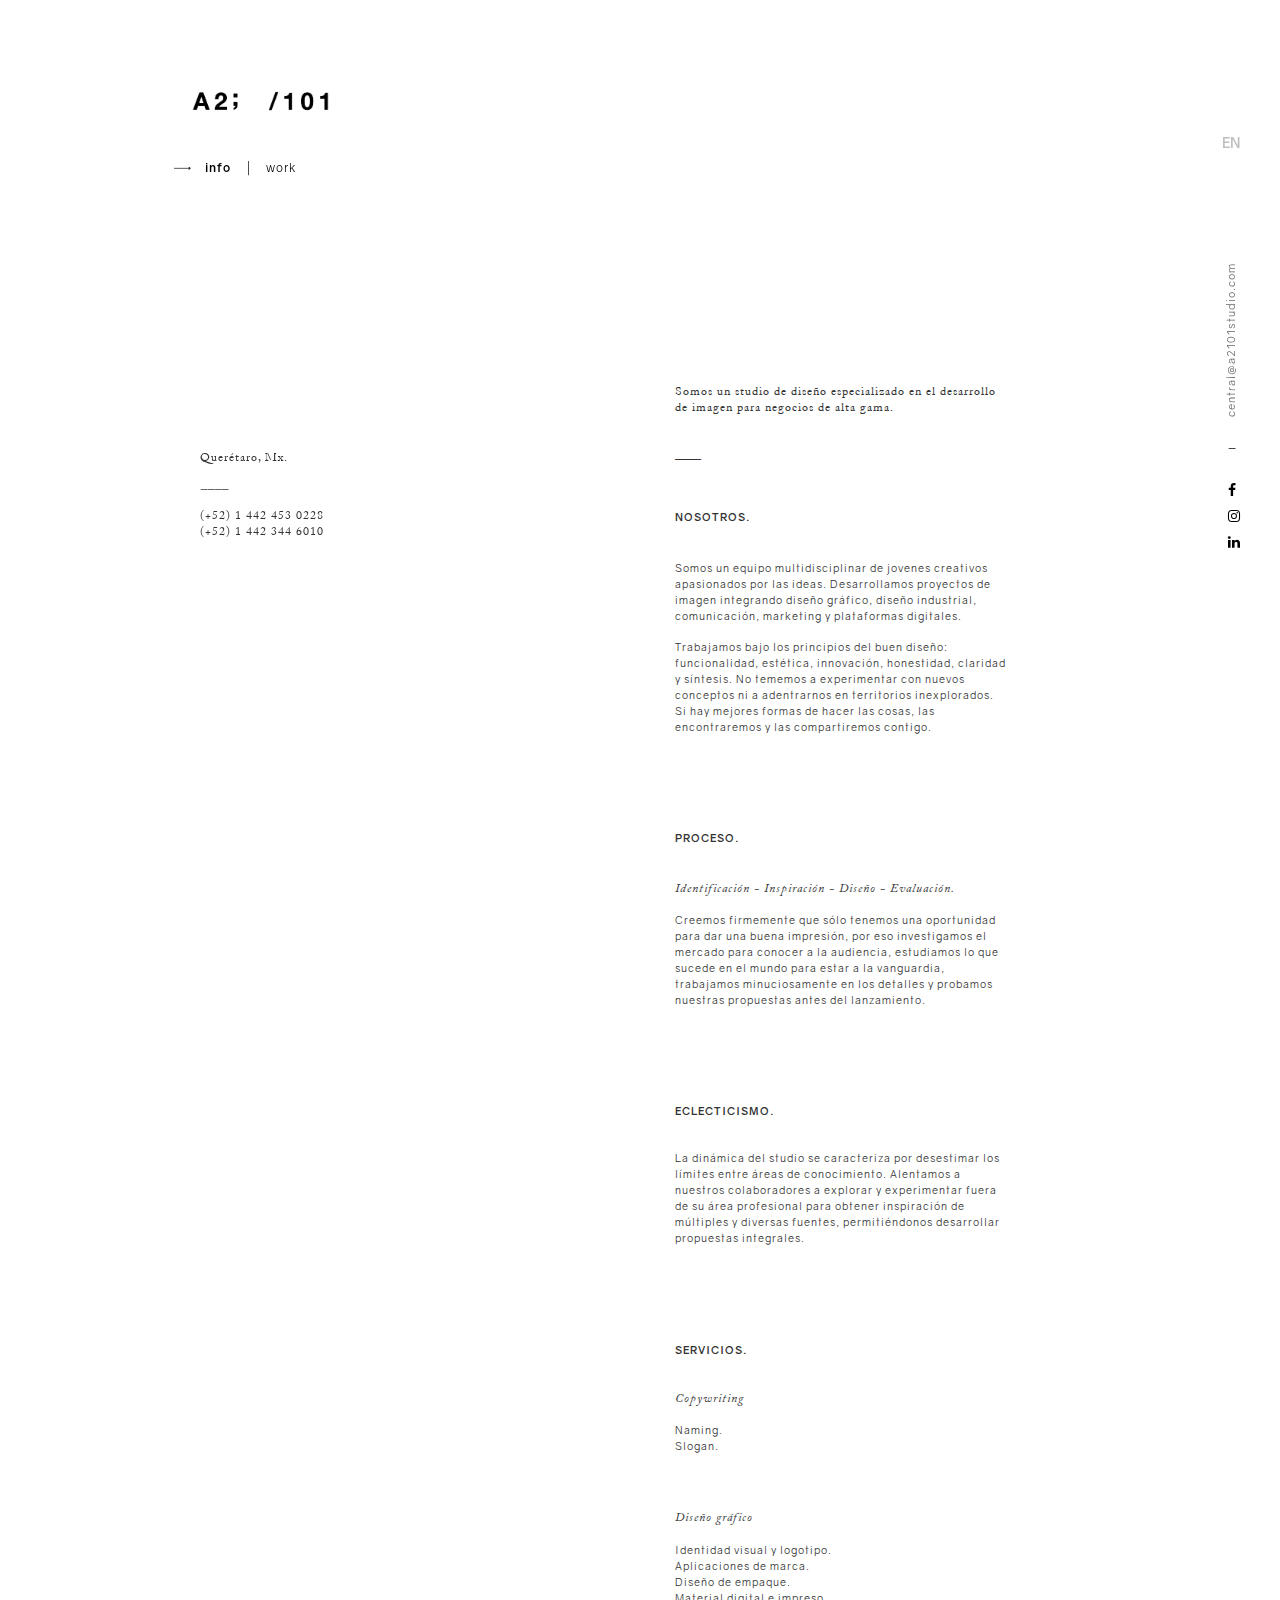
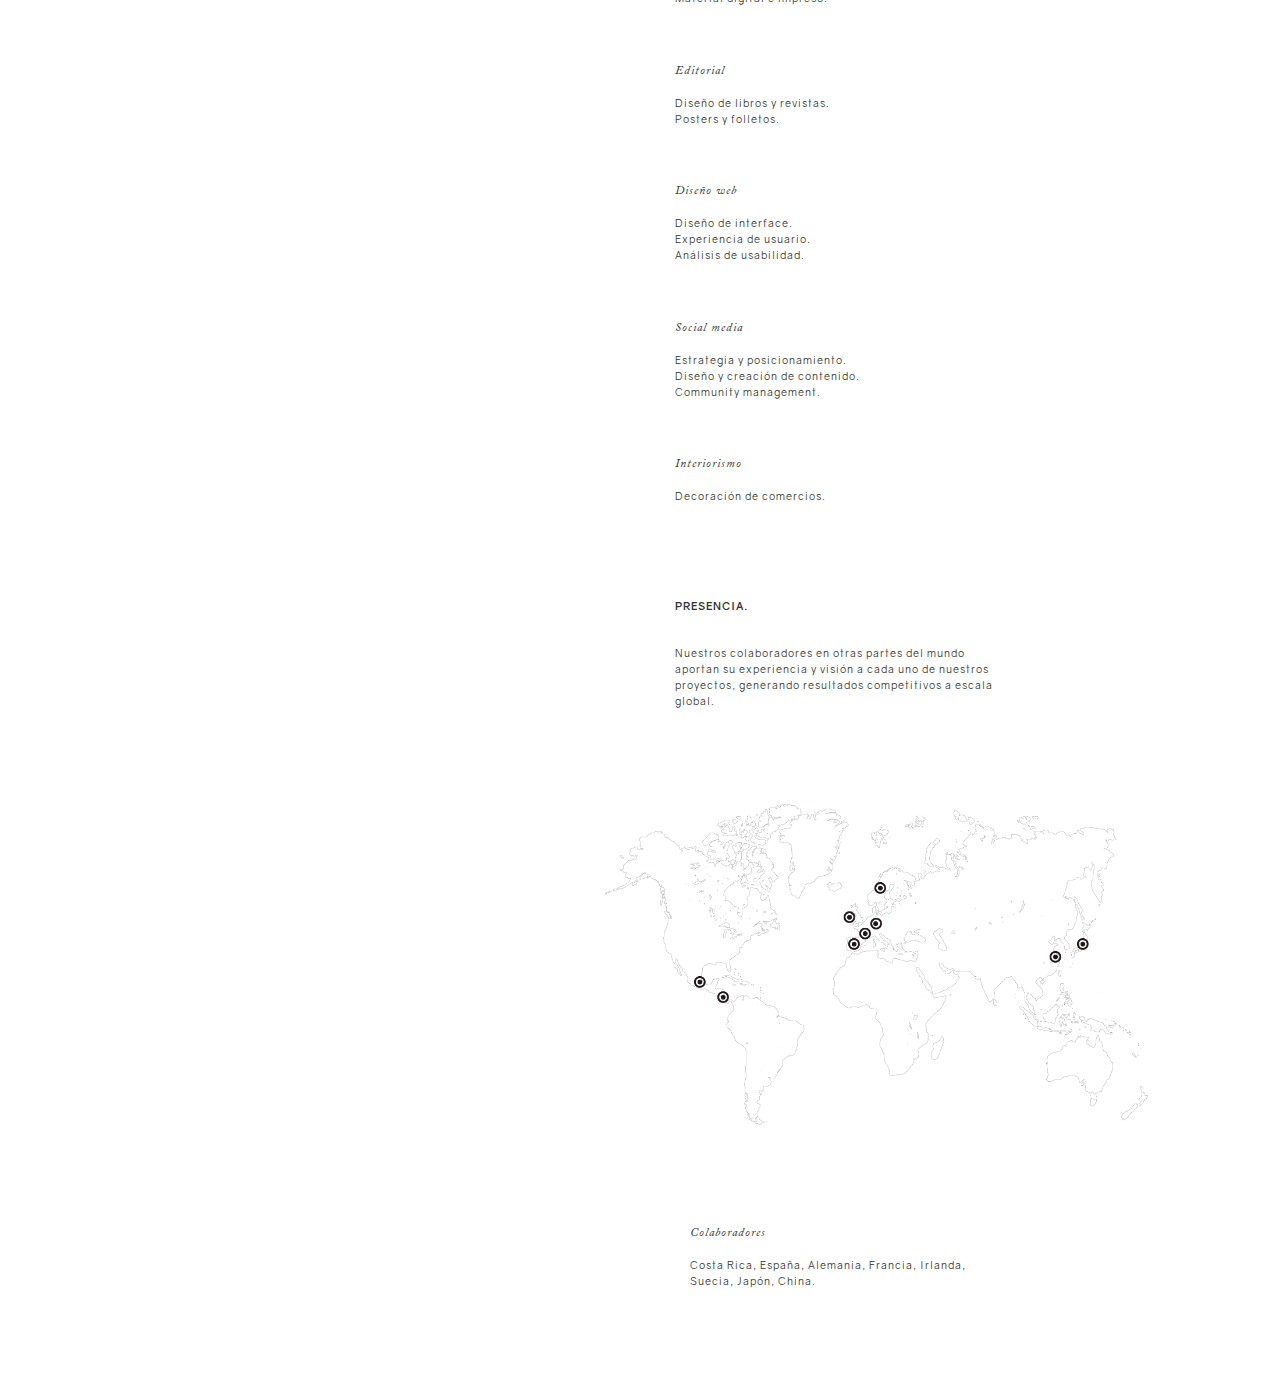
<file: index.html>
<!DOCTYPE html>
<html lang="en">
	<head>
		<meta charset="utf-8">
		<meta http-equiv="X-UA-Compatible" content="IE=edge">
		<meta name="viewport" content="width=device-width, initial-scale=1">
		<meta name="description" content="Web page for a2101 studio">
		<meta name="author" content="">
		<link rel="shortcut icon" href="favicon.ico" type="image/x-icon">
		<link rel="icon" href="favicon.ico" type="image/x-icon">

		<title>A2; /101 Studio</title>

		<link href="https://maxcdn.bootstrapcdn.com/bootstrap/3.3.7/css/bootstrap.min.css" rel="stylesheet" integrity="sha384-BVYiiSIFeK1dGmJRAkycuHAHRg32OmUcww7on3RYdg4Va+PmSTsz/K68vbdEjh4u" crossorigin="anonymous">

		<link href="https://maxcdn.bootstrapcdn.com/font-awesome/4.7.0/css/font-awesome.min.css" rel="stylesheet" integrity="sha384-wvfXpqpZZVQGK6TAh5PVlGOfQNHSoD2xbE+QkPxCAFlNEevoEH3Sl0sibVcOQVnN" crossorigin="anonymous">

		<link rel="stylesheet" type="text/css" href="./css/style.css">

	<body>
		<!-- Fixed navbar -->
	    <nav class="navbar navbar-default navbar-fixed-top only-mobile">
	      <div class="container">
	        
	        <div class="row">
	        	<div class="col-xs-6 ipad-nav">
	        		<div class= "logo-img"><img class="img-responsive" src="./img/logo.png"></div>
	        	</div>
	        	<div class="col-xs-6 mobile-menu">
	        		<img src="./img/arrow.png" class="ico">
	        		<br>
	        		<a class="link-work futura-bold" href="#">info</a>|<a class="link-work" href="work.html">work</a>
	        	</div>
	        </div>
	        
	      </div>
	    </nav>
		<div class="container contain">
			<div class="row">
				<!--/span-->
				<div class="col-md-3 col-sm-1 move-left hide-mobile">
					<div class="sidebar-nav-fixed pull-right affix sidebar col-md-3 col-sm-3 col-xs-3">
						<ul class="nav left">
								<div class= "logo-img"><img class="img-responsive" src="./img/logo.png"></div>
								<li><br><br></li>
								<div class="move-menu-left">
									<img src="./img/arrow.png" class="ico"><a class="link-work futura-bold" href="#">info</a>|<a class="link-work" href="work.html">work</a>
								</div>
								<!--<i class="fa fa-long-arrow-right" aria-hidden="true"></i>-->
								<li><br><br></li>
								<li><br><br></li>
								<li></li>
								<li><br><br><br></li>
								<li><br><br><br><br><br><br><br></li>
								<div class="contact-info">
									<p class="crimison-font go-right"><br><br>Querétaro, Mx.</p>
									<li class="go-right line-no-space">____<br></li>
									<br><p class="crimison-font go-right">(+52) 1 442 453 0228 <br>(+52) 1 442 344 6010</p>

								</div>
						</ul>
					</div>
					<!--/sidebar-nav-fixed -->
				</div>
					<div class="col-md-8 col-sm-8 col-xs-9 main-div main-ipad">
						<div class="jumbotron">

							<div class="first">
								<div class="row">
									<div class="line-breaks">
										<br><br><br>
										<div class="hide-mobile">
											<br><br><br><br>
										</div>
									</div>
									
									<div class="upup">
										<p class="crimison-font we-are">We are a design studio specialized in brand and image development for high-end businesses.</p>
									
										<p class="crimison-font line-no-space"><br class="hide-mobile">_____<br></p>
										<br class="hide-mobile">
									</div>
									
									<br>
									<p class="futura-bold about-us">ABOUT US.</p>

									<p class="about-us-p">We are a multidisciplinary team of creative young people passionate about ideas. We develop image projects integrating graphic design, industrial design, communication, marketing and digital platforms.</p>
								</div>
							

								<div class="row">

									<p class="about-us-p2">We work under the principles of good design: functionality, aesthetics, innovation, honesty, clarity and synthesis. We are not afraid to experiment with new concepts or to enter unexplored territories. If there are better ways of doing things, we will find them and share them with you.</p>

								</div>
							</div>

							<div class="second">
								<div class="row">
									
									<p class="futura-bold process">PROCESS.</p>

									<p class="elegant process-elegant">Identification - Inspiration - Design - Evaluation.</p>

									<p class="process-p">We firmly believe that we only have one opportunity to make a good impression, that is why we investigate the market to get to know the audience, we study what happens in the world to be at the forefront, we work meticulously on the details and we test our proposals before launching.</p>
								</div>

							</div>

							<div class="second">
								<div class="row">
									
									<p class="futura-bold eclectisism">ECLECTICISM.</p>

									<br class="hide-mobile">

									<p class="eclectisism-p">The dynamic of the studio is characterized by dismissing the boundaries between areas of knowledge. We encourage our collaborators to explore and experiment outside their professional area to obtain inspiration from multiple and diverse sources, allowing us to develop thorough and innovative proposals.</p>
								</div>

							</div>

							<div class="second">
								<div class="row">
									
									<p class="futura-bold services">SERVICES.</p>

									<p class="elegant">Copywriting</p>
									
									<div class="small-spacing">
										<p>Naming.</p>
										<p>Slogan.</p>
									</div>

									<p class="elegant padding-top-second services-elegant2">Graphic design</p>
									<br>
									<div class="small-spacing services-elegant21">
										<p>Visual identity and logo.</p>
										<p>Brand applications.</p>
										<p>Packaging design</p>
										<p>Digital and printed material.</p>
									</div>

									<p class="elegant padding-top-second">Editorial</p>
									<br>
									<div class="small-spacing services-elegant31">
										<p>Design of books and magazines.</p>
										<p>Posters and brochures.</p>
									</div>

									<p class="elegant padding-top-second services-elegant4">Web design</p>
									<br>
									<div class="small-spacing services-elegant41">
										<p>Interface design.</p>
										<p>User experience.</p>
										<p>Usability analysis.</p>
									</div>

									<p class="elegant padding-top-second">Social media</p>
									<br>
									<div class="small-spacing services-elegant51">
										<p>Strategy and positioning.</p>
										<p>Design and content creation.</p>
										<p>Community management.</p>
									</div>

									<p class="elegant padding-top-second services-elegant6">Interior design</p>
									<br>
									<div class="small-spacing services-elegant61">
										<p>Retail design.</p>
									</div>
								</div>

							</div>

							<div class="second">
								<div class="row">
									
									<p class="futura-bold presence">PRESENCE.</p>

									<br class="hide-mobile">

									<p class="presence-p">Our collaborators in other parts of the world contribute their experience and vision to each of our projects, generating competitive results on a global scale.</p>
								</div>

							</div>

							<div class="second map">
								<div class="row">
									<img class="img-responsive" src="./img/map.png">
									
									
									
								</div>

							</div>

							<div class="second">
								<p class="elegant padding-top-second collaborators">Collaborators</p>
									<br>
								<div class="small-spacing countries">
										<p>Costa Rica, Spain, Germany, France, Ireland, Sweden, Japan, China.</p>
									</div>
							</div>
						</div>
						 
					</div>
					<!--/span-->
					<div class="col-md-1 col-sm-1 col-xs-2">
						<div class="sidebar-nav-fixed pull-right affix sidebar sidebar-right work-ipad">
							<div class="well">
								<ul class="nav ">
									<br><br>
									<li class="line-breaks-sidebar"><br><br></li>
									<li class="language-link futura-bold change_language" ><button onclick="changeLanguage()">ES</button>
									</li>
									<li><br><br></li>
									<li><br><br><br></li>
									<div class="social-icons">
										<div class="only-mobile">
											<br><br><br><br><br><br>
										</div>
										<li class="rotate mailto hide-mobile"><a href="mailto:central@a2101studio.com?Subject=Hello" target="_top">central@a2101studio.com</a></li>

										<li class="separator hide-mobile"><br><br>_<br></li>
										<li><br><br></li>
										<p class="social-icon only-mobile"><a target="_blank" href="tel:+5214424530228"><i class="fa fa-phone" aria-hidden="true"></i></a></p>
										<p class="social-icon only-mobile"><a href="mailto:central@a2101studio.com?Subject=Hello" target="_top"><i class="fa fa-envelope" aria-hidden="true"></i></a></p>
										<p class="social-icon"><a target="_blank" href="https://www.facebook.com/A2101Studio/"><i class="fa fa-facebook" aria-hidden="true"></i></a></p>
										<p class="social-icon"><a target="_blank" href="https://www.instagram.com/a2.101.studio/"><i class="fa fa-instagram" aria-hidden="true"></i></a></p>
										<p class="social-icon hide-mobile"><a target="_blank" href="https://www.linkedin.com/company/16193932/"><i class="fa fa-linkedin" aria-hidden="true"></i></a></p>
									</div>
									<li><br><br></li>
									<li><br><br></li>
									<li><br><br></li>
								</ul>
							</div>
							<!--/.well -->
						</div>
						<!--/sidebar-nav-fixed -->
					</div>
					<!--/span-->
			</div>
			<!--/row-->
		</div>
		<!--/.fluid-container-->

		<script src="https://code.jquery.com/jquery-3.3.1.min.js" integrity="sha256-FgpCb/KJQlLNfOu91ta32o/NMZxltwRo8QtmkMRdAu8=" crossorigin="anonymous"></script>
		<script src="https://maxcdn.bootstrapcdn.com/bootstrap/3.3.7/js/bootstrap.min.js" integrity="sha384-Tc5IQib027qvyjSMfHjOMaLkfuWVxZxUPnCJA7l2mCWNIpG9mGCD8wGNIcPD7Txa" crossorigin="anonymous"></script>

		<script type="text/javascript" src="./js/script.js"></script>


	</body>
</html>
</file>
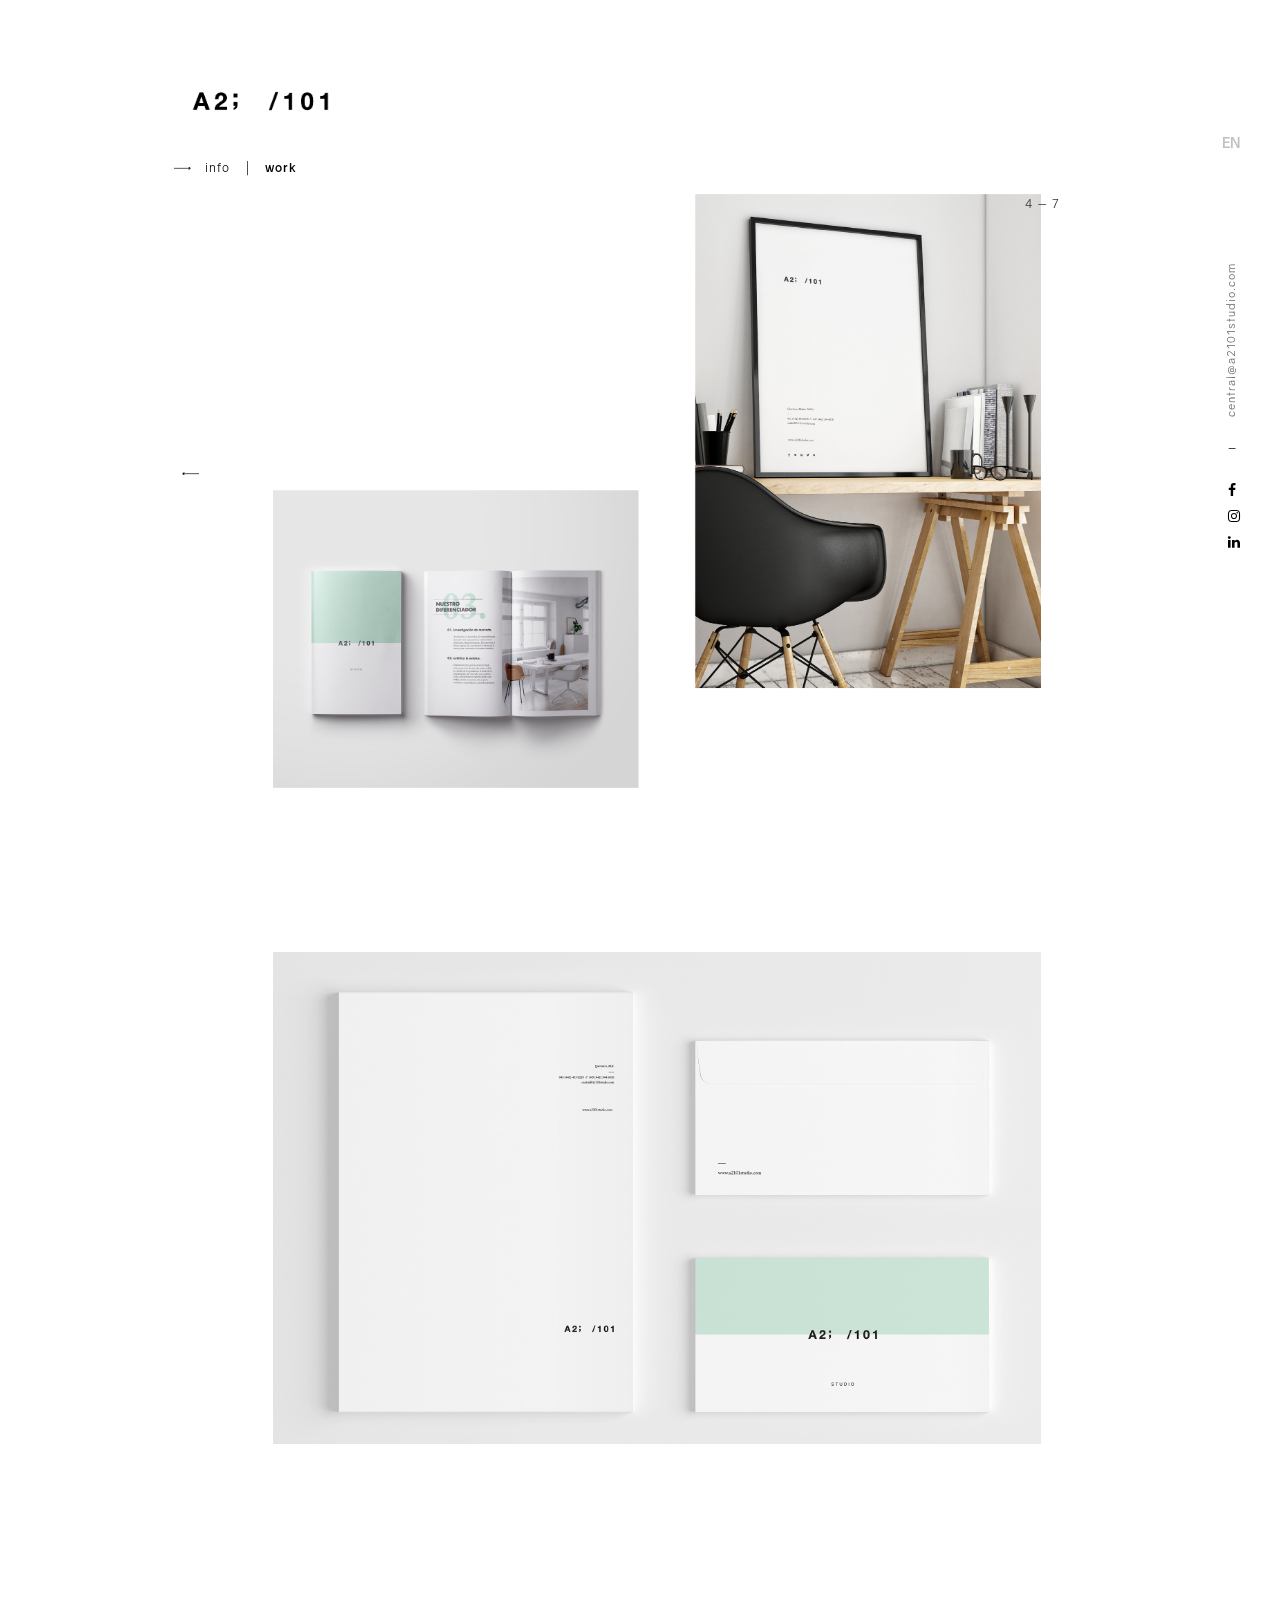
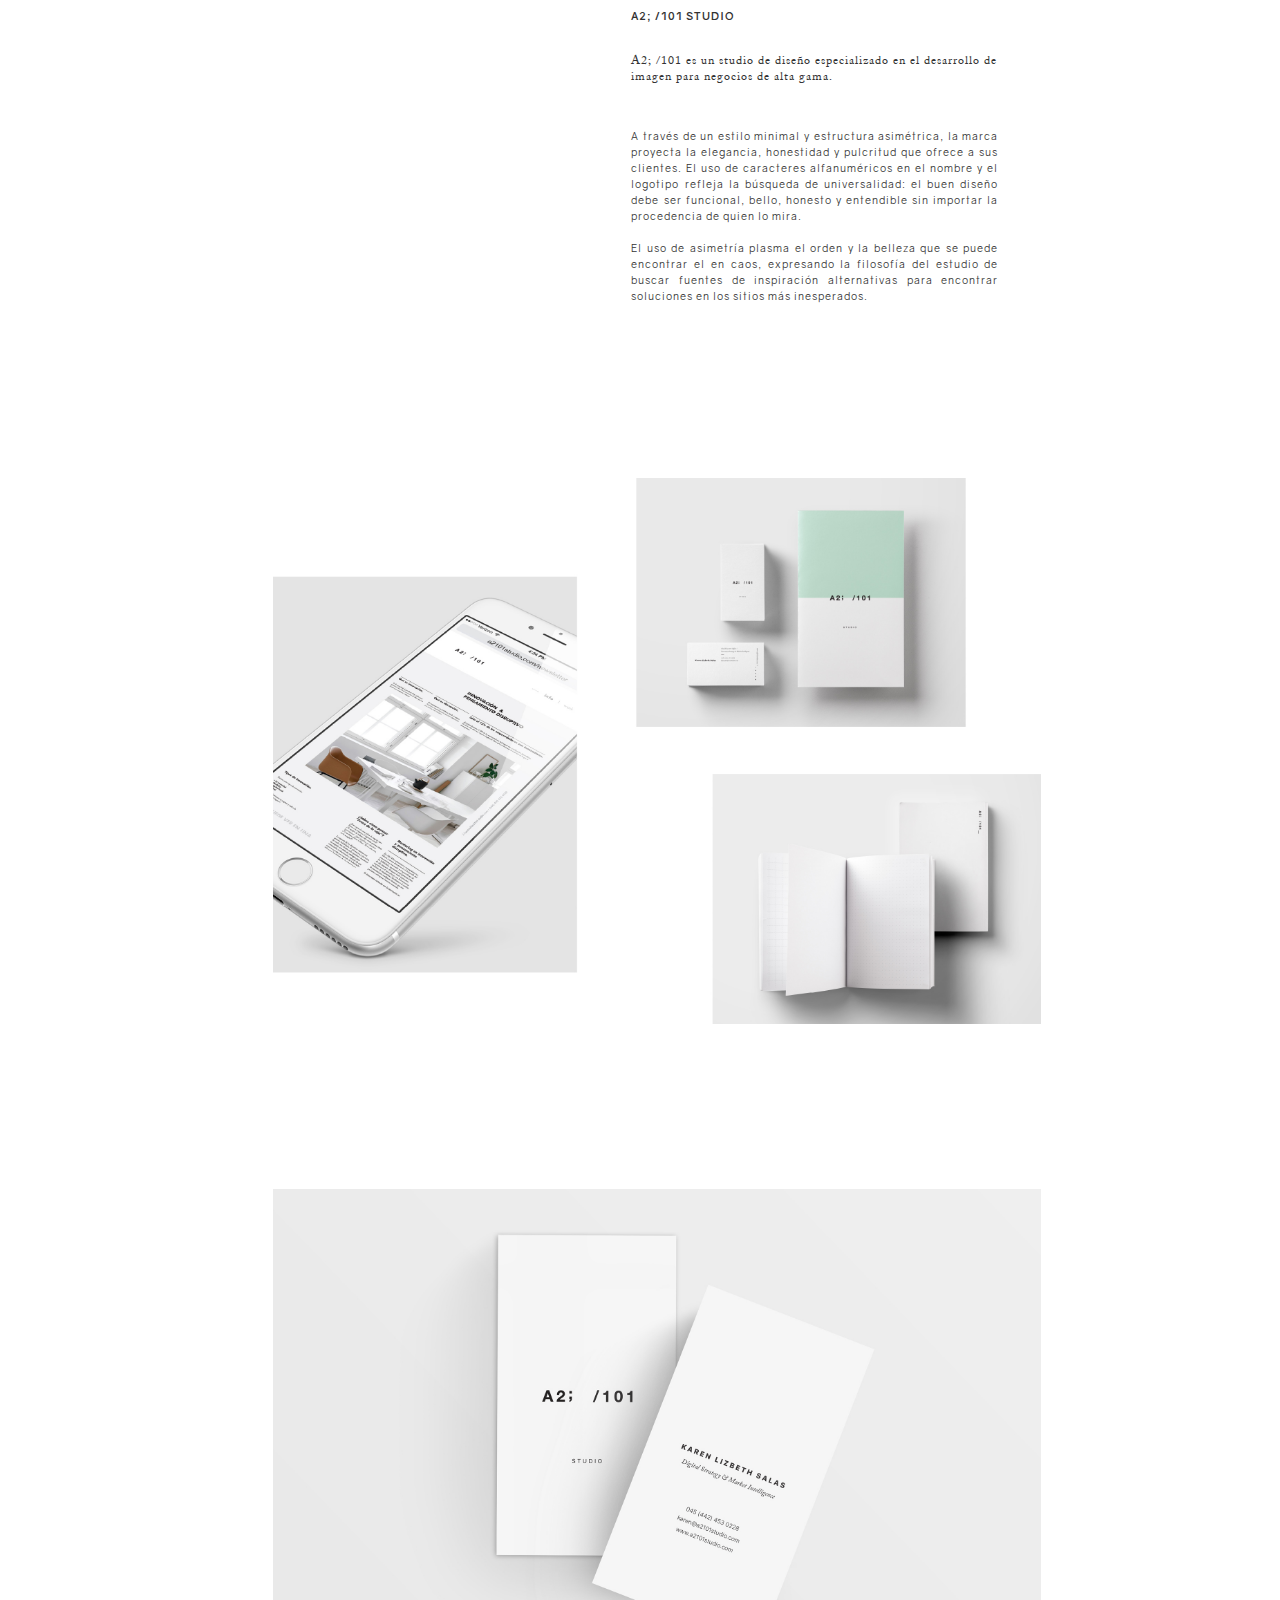
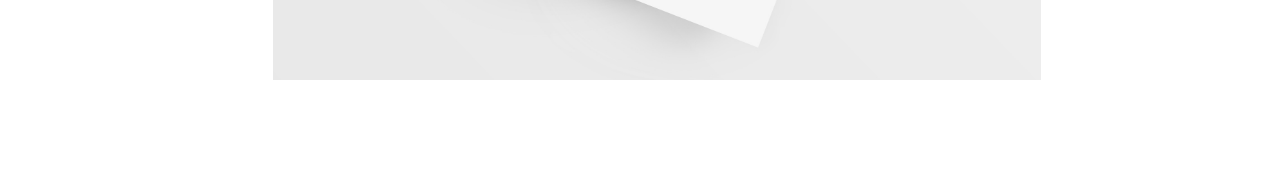
<file: a2101.html>
<!DOCTYPE html>
<html lang="en">
	<head>
		<meta charset="utf-8">
		<meta http-equiv="X-UA-Compatible" content="IE=edge">
		<meta name="viewport" content="width=device-width, initial-scale=1">
		<meta name="description" content="Web page for a2101 studio">
		<meta name="author" content="">
		<link rel="shortcut icon" href="favicon.ico" type="image/x-icon">
		<link rel="icon" href="favicon.ico" type="image/x-icon">

		<title>A2; /101 Studio</title>

		<link href="https://maxcdn.bootstrapcdn.com/bootstrap/3.3.7/css/bootstrap.min.css" rel="stylesheet" integrity="sha384-BVYiiSIFeK1dGmJRAkycuHAHRg32OmUcww7on3RYdg4Va+PmSTsz/K68vbdEjh4u" crossorigin="anonymous">

		<link href="https://maxcdn.bootstrapcdn.com/font-awesome/4.7.0/css/font-awesome.min.css" rel="stylesheet" integrity="sha384-wvfXpqpZZVQGK6TAh5PVlGOfQNHSoD2xbE+QkPxCAFlNEevoEH3Sl0sibVcOQVnN" crossorigin="anonymous">

		<link rel="stylesheet" type="text/css" href="./css/style.css">

	<body><!-- Fixed navbar -->
	    <nav class="navbar navbar-default navbar-fixed-top only-mobile">
	      <div class="container">
	        
	        <div class="row">
	        	<div class="col-xs-6 ipad-nav">
	        		<div class= "logo-img"><img class="img-responsive" src="./img/logo.png"></div>
	        	</div>
	        	<div class="col-xs-6 mobile-menu">
	        		<img src="./img/arrow.png" class="ico">
	        		<br>
	        		<a class="link-work" href="index.html">info</a>|<a class="link-work futura-bold" href="work.html">work</a>
	        	</div>
	        </div>
	        
	      </div>
	    </nav>
		<div class="container contain">
			<div class="row">
				<!--/span-->
				<div class="col-md-3 col-sm-3 col-xs-1 move-left">
					<div class="sidebar-nav-fixed pull-right affix sidebar col-md-3 col-sm-3 col-xs-3">
						<ul class="nav left left-detail">
								<div class= "logo-img hide-mobile"><img class="img-responsive" src="./img/logo.png"></div>
								<li><br><br></li>
								<div class="move-menu-left hide-mobile">
									<img src="./img/arrow.png" class="ico"><a class="link-work" href="index.html">info</a>|<a class="link-work futura-bold" href="work.html">work</a>
								</div>
								<li><br><br></li>
								<li><br><br></li>
								<li></li>
								<li><br><br></li>
								<li><br><br></li>
								<br><br><br><br><br><br><br><br><br><br>
								<div class="go-back">
									<a href="work.html"><img src="./img/arrow-left.png" class="ico"></a>
								</div>
						</ul>
					</div>
					<!--/sidebar-nav-fixed -->
				</div>
					<div class="col-md-8 col-sm-8 col-xs-8 main-div center-work center-detail">
						
						<div class="row first-work">

							<img src="./img/a2101/cluster1.jpg" class="img-responsive center-block">
							<br>
							<p class="description" style="display: none;">4 — 7</p>
						</div>

						<div class="row first-work">

							<img src="./img/a2101/3.jpg" class="img-responsive center-block">
							<br>
							<p class="description" style="display: none;">4 — 7</p>
						</div>


						<div class="row first-work">
							<div class="work-text">
								<p class="futura-bold a2-t">A2; /101 STUDIO</p>
								<p class="crimison-font a2-c">A2; /101 es un studio de diseño especializado en el desarrollo de imagen para negocios de alta gama.</p>
								<p class="a2-p">A través de un estilo minimal y estructura asimétrica, la marca proyecta la elegancia, honestidad y pulcritud que ofrece a sus clientes. El uso de caracteres alfanuméricos en el nombre y el logotipo refleja la búsqueda de universalidad: el buen diseño debe ser funcional, bello, honesto y entendible sin importar la procedencia de quien lo mira.<br><br>El uso de asimetría plasma el orden y la belleza que se puede encontrar el en caos, expresando la filosofía del estudio de buscar fuentes de inspiración alternativas para encontrar soluciones en los sitios más inesperados. </p>
							</div>

							<br>
							<p class="description" style="display: none;">4 — 7</p>
						</div>

						<div class="row first-work">

							<img src="./img/a2101/cluster2.jpg" class="img-responsive center-block">
							<br>
							<p class="description" style="display: none;">4 — 7</p>
						</div>

						<div class="row first-work">

							<img src="./img/a2101/7.jpg" class="img-responsive center-block">
							<br>
							<p class="description" style="display: none;">4 — 7</p>
						</div>

						<div id='date' class="hide-mobile"></div>
						 
					</div>

					<!--/span-->
					<div class="col-md-1 col-sm-1 col-xs-2">
						<div class="sidebar-nav-fixed pull-right affix sidebar sidebar-right">
							<div class="well">
								<ul class="nav ">
									<br><br>
									<li class="line-breaks-sidebar"><br><br></li>
									<li class="language-link futura-bold change_language" ><button onclick="changeLanguage()">ES</button>
									</li>
									<li><br><br></li>
									<li><br><br><br></li>
									<div class="social-icons">
										<div class="only-mobile">
											<br><br><br><br><br><br>
										</div>
										<li class="rotate mailto hide-mobile"><a href="mailto:central@a2101studio.com?Subject=Hello" target="_top">central@a2101studio.com</a></li>

										<li class="separator hide-mobile"><br><br>_<br></li>
										<li><br><br></li>
										<p class="social-icon only-mobile"><a target="_blank" href="tel:+5214424530228"><i class="fa fa-phone" aria-hidden="true"></i></a></p>
										<p class="social-icon only-mobile"><a href="mailto:central@a2101studio.com?Subject=Hello" target="_top"><i class="fa fa-envelope" aria-hidden="true"></i></a></p>
										<p class="social-icon"><a target="_blank" href="https://www.facebook.com/A2101Studio/"><i class="fa fa-facebook" aria-hidden="true"></i></a></p>
										<p class="social-icon"><a target="_blank" href="https://www.instagram.com/a2.101.studio/"><i class="fa fa-instagram" aria-hidden="true"></i></a></p>
										<p class="social-icon hide-mobile"><a target="_blank" href="https://www.linkedin.com/company/16193932/"><i class="fa fa-linkedin" aria-hidden="true"></i></a></p>
									</div>
									<li><br><br></li>
									<li><br><br></li>
									<li><br><br></li>
								</ul>
							</div>
							<!--/.well -->
						</div>
						<!--/sidebar-nav-fixed -->
					</div>
					<!--/span-->
			</div>
			<!--/row-->
		</div>
		<!--/.fluid-container-->

		<script src="https://code.jquery.com/jquery-3.3.1.min.js" integrity="sha256-FgpCb/KJQlLNfOu91ta32o/NMZxltwRo8QtmkMRdAu8=" crossorigin="anonymous"></script>
		<script src="https://maxcdn.bootstrapcdn.com/bootstrap/3.3.7/js/bootstrap.min.js" integrity="sha384-Tc5IQib027qvyjSMfHjOMaLkfuWVxZxUPnCJA7l2mCWNIpG9mGCD8wGNIcPD7Txa" crossorigin="anonymous"></script>

		<script type="text/javascript" src="./js/script.js"></script>


	</body>
</html>
</file>
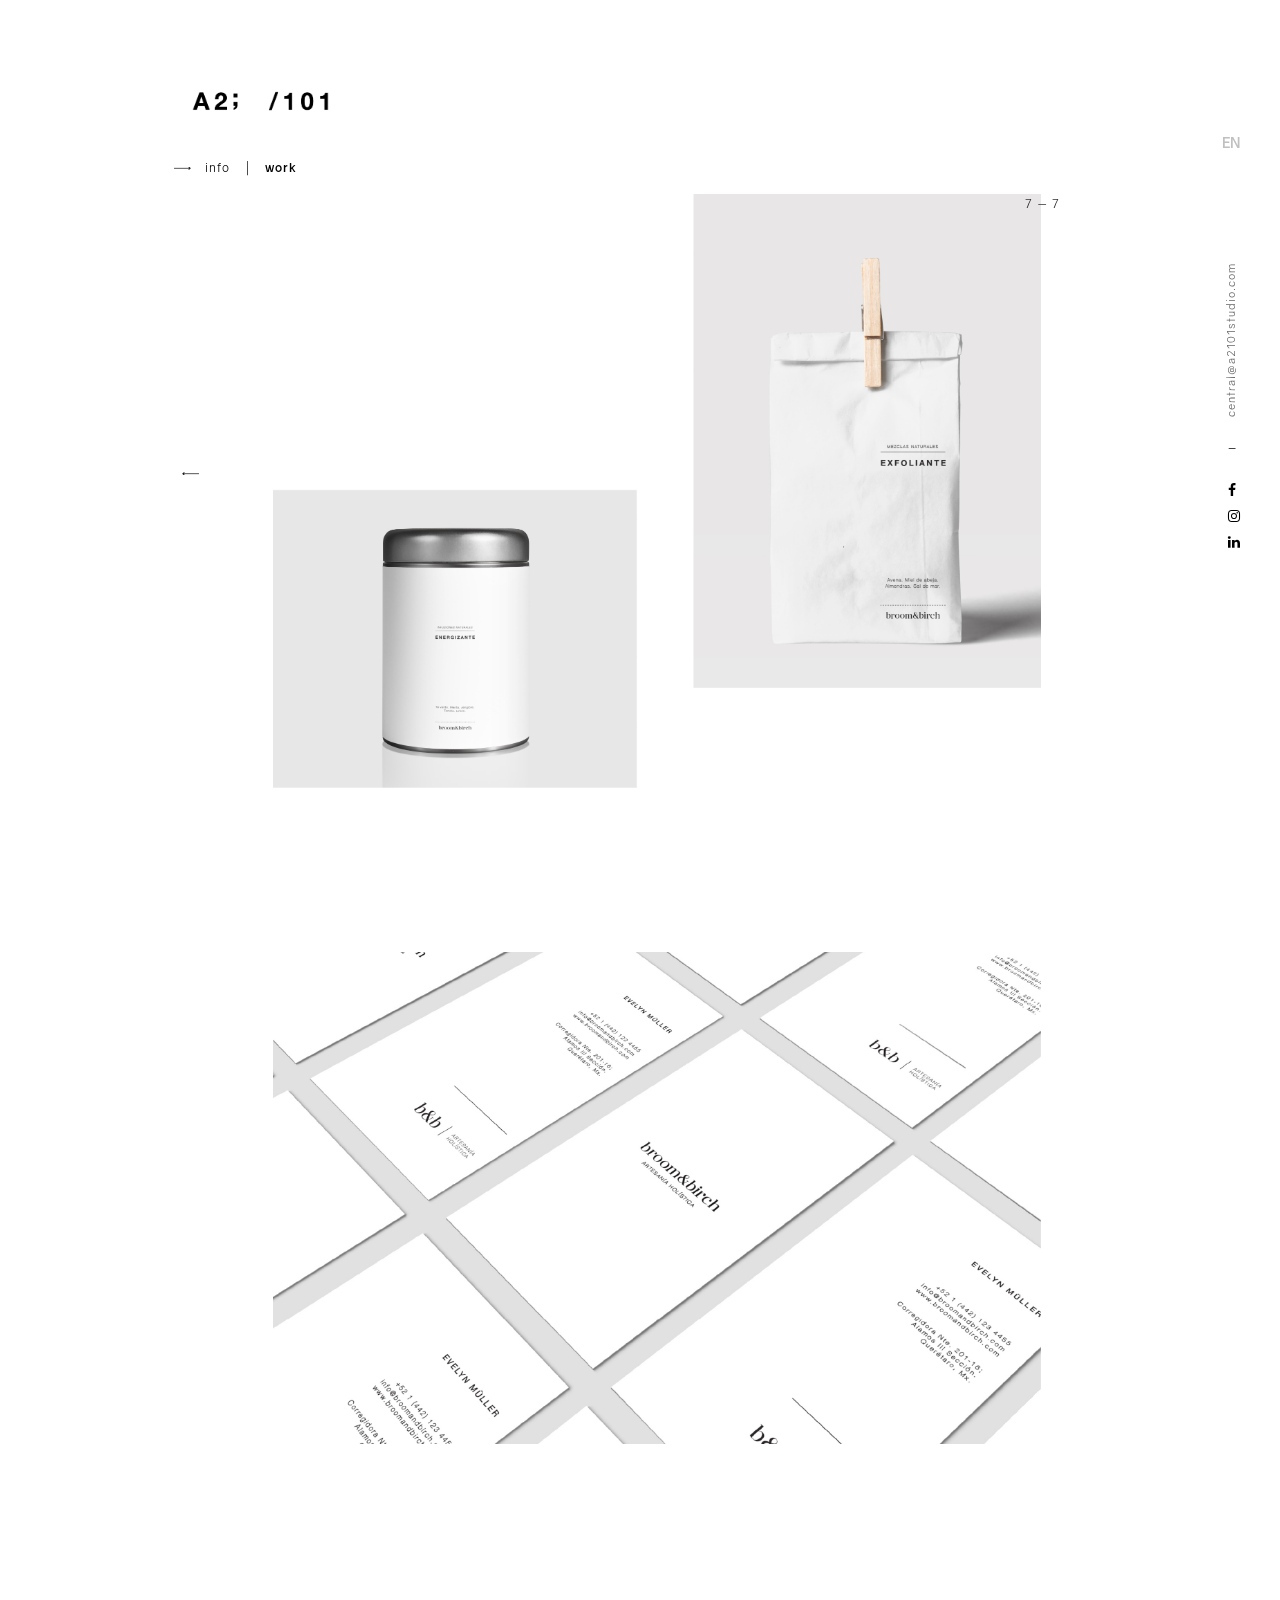
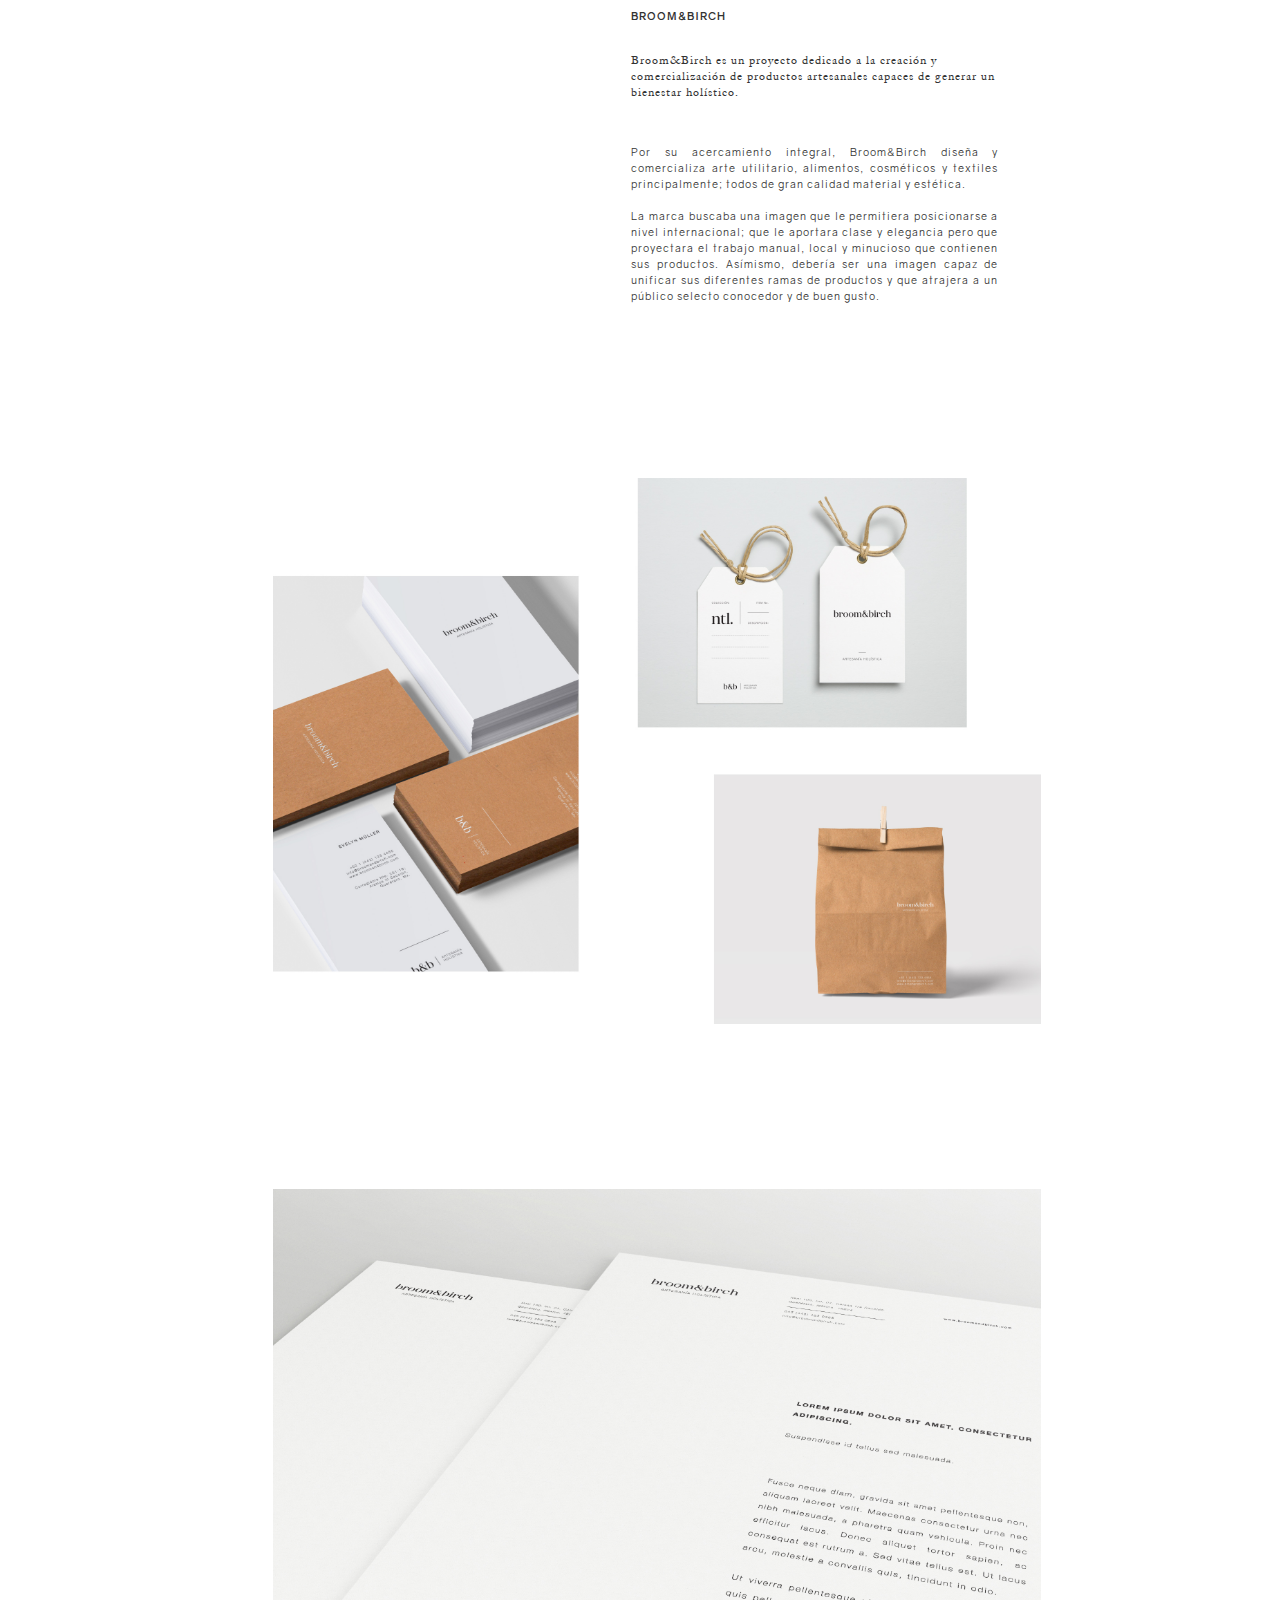
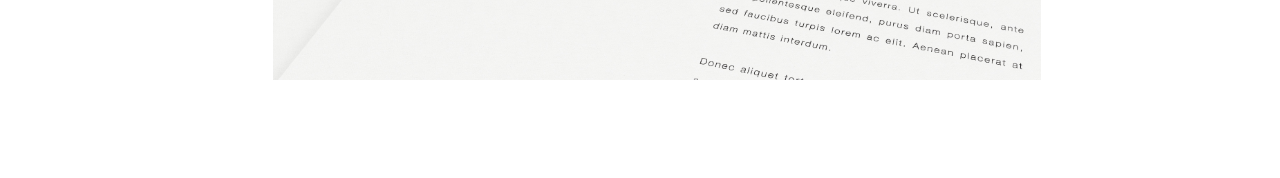
<file: broom_and_birch.html>
<!DOCTYPE html>
<html lang="en">
	<head>
		<meta charset="utf-8">
		<meta http-equiv="X-UA-Compatible" content="IE=edge">
		<meta name="viewport" content="width=device-width, initial-scale=1">
		<meta name="description" content="Web page for a2101 studio">
		<meta name="author" content="">
		<link rel="shortcut icon" href="favicon.ico" type="image/x-icon">
		<link rel="icon" href="favicon.ico" type="image/x-icon">

		<title>A2; /101 Studio - BROOM&BIRCH</title>

		<link href="https://maxcdn.bootstrapcdn.com/bootstrap/3.3.7/css/bootstrap.min.css" rel="stylesheet" integrity="sha384-BVYiiSIFeK1dGmJRAkycuHAHRg32OmUcww7on3RYdg4Va+PmSTsz/K68vbdEjh4u" crossorigin="anonymous">

		<link href="https://maxcdn.bootstrapcdn.com/font-awesome/4.7.0/css/font-awesome.min.css" rel="stylesheet" integrity="sha384-wvfXpqpZZVQGK6TAh5PVlGOfQNHSoD2xbE+QkPxCAFlNEevoEH3Sl0sibVcOQVnN" crossorigin="anonymous">

		<link rel="stylesheet" type="text/css" href="./css/style.css">

	<body>
		<nav class="navbar navbar-default navbar-fixed-top only-mobile">
	      <div class="container">
	        
	        <div class="row">
	        	<div class="col-xs-6 ipad-nav">
	        		<div class= "logo-img"><img class="img-responsive" src="./img/logo.png"></div>
	        	</div>
	        	<div class="col-xs-6 mobile-menu">
	        		<img src="./img/arrow.png" class="ico">
	        		<br>
	        		<a class="link-work" href="index.html">info</a>|<a class="link-work futura-bold" href="work.html">work</a>
	        	</div>
	        </div>
	        
	      </div>
	    </nav>
		<div class="container contain">
			<div class="row">
				<!--/span-->
				<div class="col-md-3 col-sm-3 col-xs-1 move-left">
					<div class="sidebar-nav-fixed pull-right affix sidebar col-md-3 col-sm-3 col-xs-3">
						<ul class="nav left left-detail">
								<div class= "logo-img hide-mobile"><img class="img-responsive" src="./img/logo.png"></div>
								<li><br><br></li>
								<div class="move-menu-left hide-mobile">
									<img src="./img/arrow.png" class="ico"><a class="link-work" href="index.html">info</a>|<a class="link-work futura-bold" href="work.html">work</a>
								</div>
								<li><br><br></li>
								<li><br><br></li>
								<li></li>
								<li><br><br></li>
								<li><br><br></li>
								<br><br><br><br><br><br><br><br><br><br>
								<div class="go-back">
									<a href="work.html"><img src="./img/arrow-left.png" class="ico"></a>
								</div>
						</ul>
					</div>
					<!--/sidebar-nav-fixed -->
				</div>
					<div class="col-md-8 col-sm-8 col-xs-8 main-div center-work center-detail">
						
						<div class="row first-work">

							<img src="./img/broomandbirch/cluster1.jpg" class="img-responsive center-block">
							<br>
							<p class="description" style="display: none;">7 — 7</p>
						</div>

						<div class="row first-work">

							<img src="./img/broomandbirch/3.jpg" class="img-responsive center-block">
							<br>
							<p class="description" style="display: none;">7 — 7</p>
						</div>


						<div class="row first-work">
							<div class="work-text">
								<p class="futura-bold broom-t">BROOM&BIRCH</p>
								<p class="crimison-font broom-c">Broom&Birch es un proyecto dedicado a la creación y comercialización de productos artesanales capaces de generar un bienestar holístico.</p>
								<p class="broom-p">Por su acercamiento integral, Broom&Birch diseña y comercializa arte utilitario, alimentos, cosméticos y textiles principalmente; todos de gran calidad material y estética. <br><br>La marca buscaba una imagen que le permitiera posicionarse a nivel internacional; que le aportara clase y elegancia pero que proyectara el trabajo manual, local y minucioso que contienen sus productos. Asímismo, debería ser una imagen capaz de unificar sus diferentes ramas de productos y que atrajera a un público selecto conocedor y de buen gusto. </p>
							</div>

							<br>
							<p class="description" style="display: none;">7 — 7</p>
						</div>

						<div class="row first-work">

							<img src="./img/broomandbirch/cluster2.jpg" class="img-responsive center-block">
							<br>
							<p class="description" style="display: none;">7 — 7</p>
						</div>

						<div class="row first-work">

							<img src="./img/broomandbirch/7.jpg" class="img-responsive center-block">
							<br>
							<p class="description" style="display: none;">7 — 7</p>
						</div>

						<div id='date' class="hide-mobile"></div>
						 
					</div>

					<!--/span-->
					<div class="col-md-1 col-sm-1 col-xs-2">
						<div class="sidebar-nav-fixed pull-right affix sidebar sidebar-right">
							<div class="well">
								<ul class="nav ">
									<br><br>
									<li class="line-breaks-sidebar"><br><br></li>
									<li class="language-link futura-bold change_language" ><button onclick="changeLanguage()">ES</button>
									</li>
									<li><br><br></li>
									<li><br><br><br></li>
									<div class="social-icons">
										<div class="only-mobile">
											<br><br><br><br><br><br>
										</div>
										<li class="rotate mailto hide-mobile"><a href="mailto:central@a2101studio.com?Subject=Hello" target="_top">central@a2101studio.com</a></li>

										<li class="separator hide-mobile"><br><br>_<br></li>
										<li><br><br></li>
										<p class="social-icon only-mobile"><a target="_blank" href="tel:+5214424530228"><i class="fa fa-phone" aria-hidden="true"></i></a></p>
										<p class="social-icon only-mobile"><a href="mailto:central@a2101studio.com?Subject=Hello" target="_top"><i class="fa fa-envelope" aria-hidden="true"></i></a></p>
										<p class="social-icon"><a target="_blank" href="https://www.facebook.com/A2101Studio/"><i class="fa fa-facebook" aria-hidden="true"></i></a></p>
										<p class="social-icon"><a target="_blank" href="https://www.instagram.com/a2.101.studio/"><i class="fa fa-instagram" aria-hidden="true"></i></a></p>
										<p class="social-icon hide-mobile"><a target="_blank" href="https://www.linkedin.com/company/16193932/"><i class="fa fa-linkedin" aria-hidden="true"></i></a></p>
									</div>
									<li><br><br></li>
									<li><br><br></li>
									<li><br><br></li>
								</ul>
							</div>
							<!--/.well -->
						</div>
						<!--/sidebar-nav-fixed -->
					</div>
					<!--/span-->
			</div>
			<!--/row-->
		</div>
		<!--/.fluid-container-->

		<script src="https://code.jquery.com/jquery-3.3.1.min.js" integrity="sha256-FgpCb/KJQlLNfOu91ta32o/NMZxltwRo8QtmkMRdAu8=" crossorigin="anonymous"></script>
		<script src="https://maxcdn.bootstrapcdn.com/bootstrap/3.3.7/js/bootstrap.min.js" integrity="sha384-Tc5IQib027qvyjSMfHjOMaLkfuWVxZxUPnCJA7l2mCWNIpG9mGCD8wGNIcPD7Txa" crossorigin="anonymous"></script>

		<script type="text/javascript" src="./js/script.js"></script>


	</body>
</html>
</file>
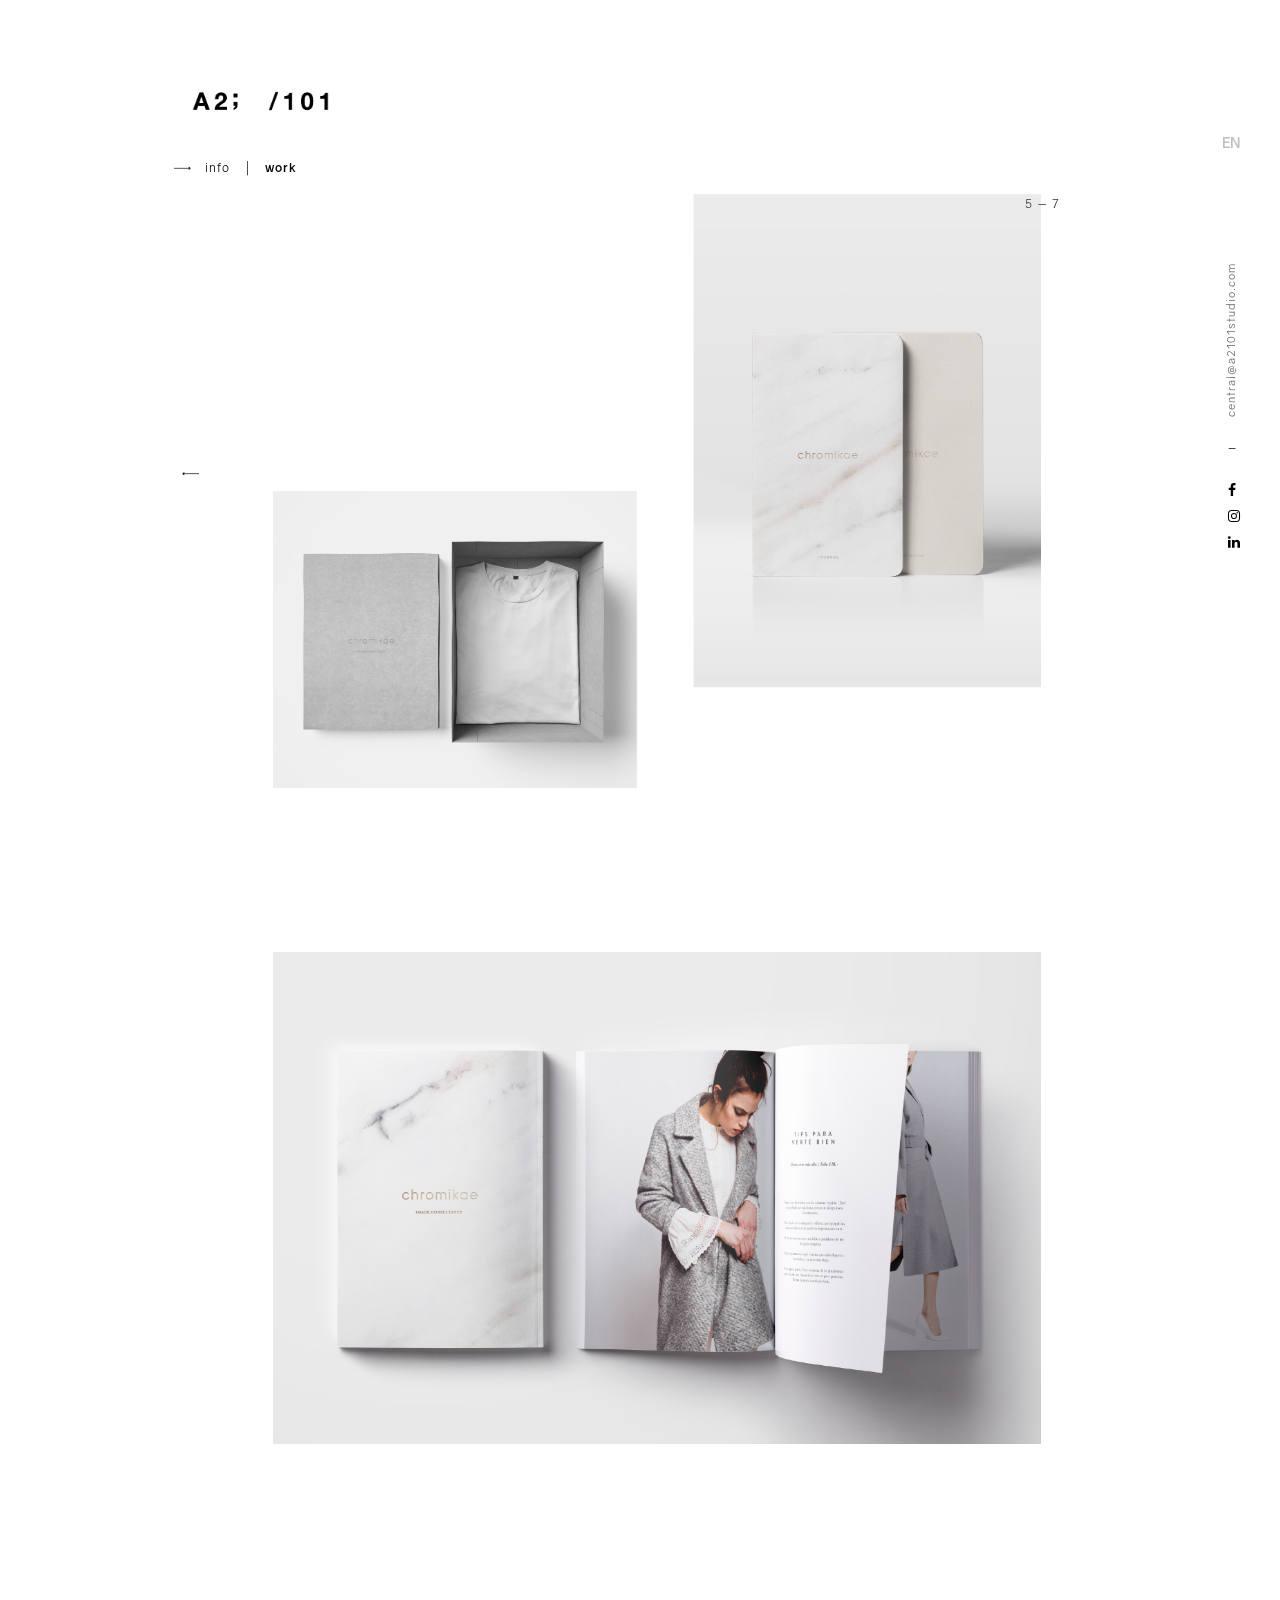
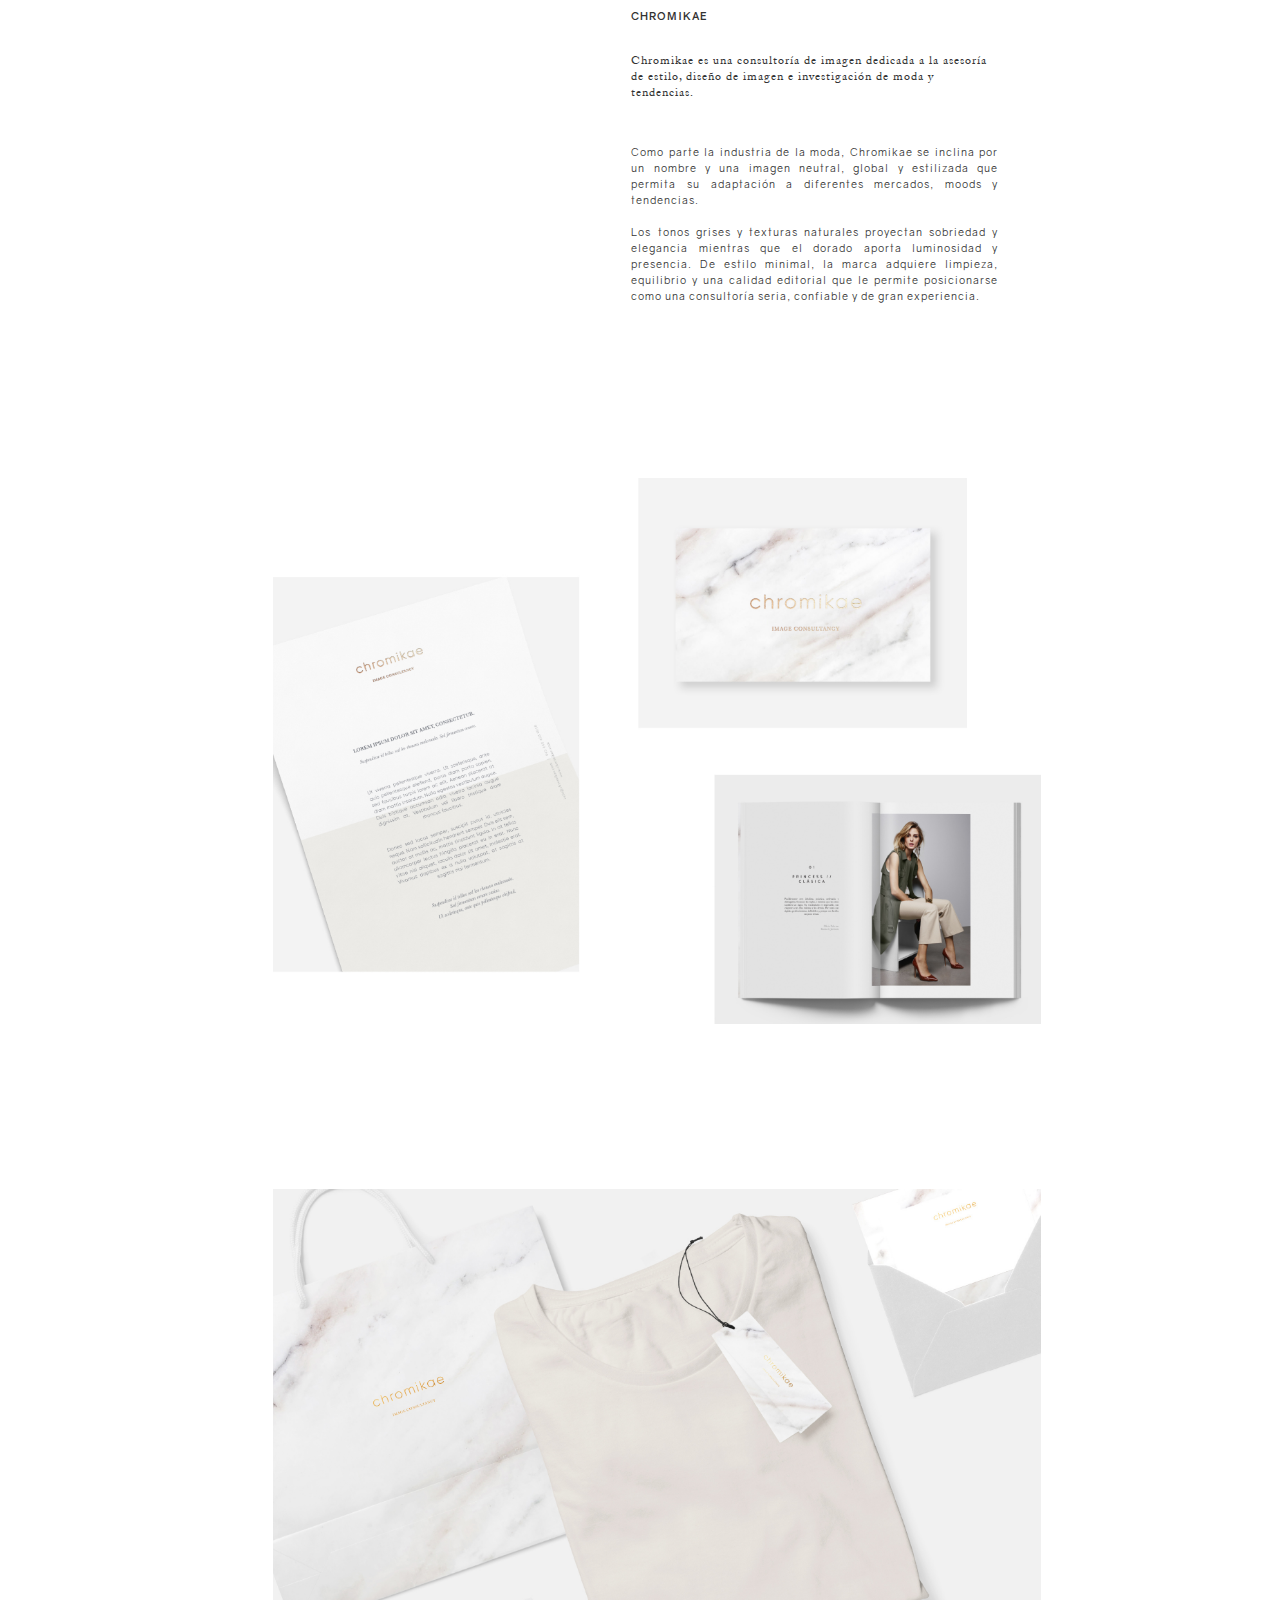
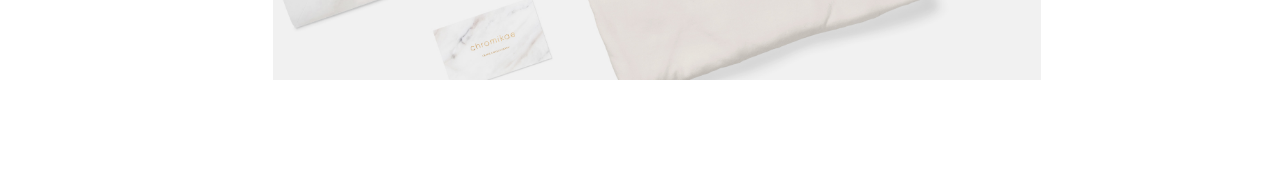
<file: chromikae.html>
<!DOCTYPE html>
<html lang="en">
	<head>
		<meta charset="utf-8">
		<meta http-equiv="X-UA-Compatible" content="IE=edge">
		<meta name="viewport" content="width=device-width, initial-scale=1">
		<meta name="description" content="Web page for a2101 studio">
		<meta name="author" content="">
		<link rel="shortcut icon" href="favicon.ico" type="image/x-icon">
		<link rel="icon" href="favicon.ico" type="image/x-icon">

		<title>A2; /101 Studio - CHROMIKAE</title>

		<link href="https://maxcdn.bootstrapcdn.com/bootstrap/3.3.7/css/bootstrap.min.css" rel="stylesheet" integrity="sha384-BVYiiSIFeK1dGmJRAkycuHAHRg32OmUcww7on3RYdg4Va+PmSTsz/K68vbdEjh4u" crossorigin="anonymous">

		<link href="https://maxcdn.bootstrapcdn.com/font-awesome/4.7.0/css/font-awesome.min.css" rel="stylesheet" integrity="sha384-wvfXpqpZZVQGK6TAh5PVlGOfQNHSoD2xbE+QkPxCAFlNEevoEH3Sl0sibVcOQVnN" crossorigin="anonymous">

		<link rel="stylesheet" type="text/css" href="./css/style.css">

	<body>
		<nav class="navbar navbar-default navbar-fixed-top only-mobile">
	      <div class="container">
	        
	        <div class="row">
	        	<div class="col-xs-6 ipad-nav">
	        		<div class= "logo-img"><img class="img-responsive" src="./img/logo.png"></div>
	        	</div>
	        	<div class="col-xs-6 mobile-menu">
	        		<img src="./img/arrow.png" class="ico">
	        		<br>
	        		<a class="link-work" href="index.html">info</a>|<a class="link-work futura-bold" href="work.html">work</a>
	        	</div>
	        </div>
	        
	      </div>
	    </nav>
		<div class="container contain">
			<div class="row">
				<!--/span-->
				<div class="col-md-3 col-sm-3 col-xs-1 move-left">
					<div class="sidebar-nav-fixed pull-right affix sidebar col-md-3 col-sm-3 col-xs-3">
						<ul class="nav left left-detail">
								<div class= "logo-img hide-mobile"><img class="img-responsive" src="./img/logo.png"></div>
								<li><br><br></li>
								<div class="move-menu-left hide-mobile">
									<img src="./img/arrow.png" class="ico"><a class="link-work" href="index.html">info</a>|<a class="link-work futura-bold" href="work.html">work</a>
								</div>
								<li><br><br></li>
								<li><br><br></li>
								<li></li>
								<li><br><br></li>
								<li><br><br></li>
								<br><br><br><br><br><br><br><br><br><br>
								<div class="go-back">
									<a href="work.html"><img src="./img/arrow-left.png" class="ico"></a>
								</div>
						</ul>
					</div>
					<!--/sidebar-nav-fixed -->
				</div>
					<div class="col-md-8 col-sm-8 col-xs-8 main-div center-work center-detail">
						
						<div class="row first-work">

							<img src="./img/chromikae/cluster1.jpg" class="img-responsive center-block">
							<br>
							<p class="description" style="display: none;">5 — 7</p>
						</div>

						<div class="row first-work">

							<img src="./img/chromikae/3.jpg" class="img-responsive center-block">
							<br>
							<p class="description" style="display: none;">5 — 7</p>
						</div>


						<div class="row first-work">
							<div class="work-text">
								<p class="futura-bold chromikae-t">CHROMIKAE</p>
								<p class="crimison-font chromikae-c">Chromikae es una consultoría de imagen dedicada a la asesoría de estilo, diseño de imagen e investigación de moda y tendencias.</p>
								<p class="chromikae-p">Como parte la industria de la moda, Chromikae se inclina por un nombre y una imagen neutral, global y estilizada  que permita su adaptación a diferentes mercados, moods y tendencias.<br><br>Los tonos grises y texturas naturales proyectan sobriedad y elegancia mientras que el dorado aporta luminosidad y presencia. De estilo minimal, la marca adquiere limpieza, equilibrio y una calidad editorial que le permite posicionarse como una consultoría seria, confiable y de gran experiencia.</p>
							</div>

							<br>
							<p class="description" style="display: none;">5 — 7</p>
						</div>

						<div class="row first-work">

							<img src="./img/chromikae/cluster2.jpg" class="img-responsive center-block">
							<br>
							<p class="description" style="display: none;">5 — 7</p>
						</div>

						<div class="row first-work">

							<img src="./img/chromikae/7.jpg" class="img-responsive center-block">
							<br>
							<p class="description" style="display: none;">5 — 7</p>
						</div>

						<div id='date' class="hide-mobile"></div>
						 
					</div>

					<!--/span-->
					<div class="col-md-1 col-sm-1 col-xs-2">
						<div class="sidebar-nav-fixed pull-right affix sidebar sidebar-right">
							<div class="well">
								<ul class="nav ">
									<br><br>
									<li class="line-breaks-sidebar"><br><br></li>
									<li class="language-link futura-bold change_language" ><button onclick="changeLanguage()">ES</button>
									</li>
									<li><br><br></li>
									<li><br><br><br></li>
									<div class="social-icons">
										<div class="only-mobile">
											<br><br><br><br><br><br>
										</div>
										<li class="rotate mailto hide-mobile"><a href="mailto:central@a2101studio.com?Subject=Hello" target="_top">central@a2101studio.com</a></li>

										<li class="separator hide-mobile"><br><br>_<br></li>
										<li><br><br></li>
										<p class="social-icon only-mobile"><a target="_blank" href="tel:+5214424530228"><i class="fa fa-phone" aria-hidden="true"></i></a></p>
										<p class="social-icon only-mobile"><a href="mailto:central@a2101studio.com?Subject=Hello" target="_top"><i class="fa fa-envelope" aria-hidden="true"></i></a></p>
										<p class="social-icon"><a target="_blank" href="https://www.facebook.com/A2101Studio/"><i class="fa fa-facebook" aria-hidden="true"></i></a></p>
										<p class="social-icon"><a target="_blank" href="https://www.instagram.com/a2.101.studio/"><i class="fa fa-instagram" aria-hidden="true"></i></a></p>
										<p class="social-icon hide-mobile"><a target="_blank" href="https://www.linkedin.com/company/16193932/"><i class="fa fa-linkedin" aria-hidden="true"></i></a></p>
									</div>
									<li><br><br></li>
									<li><br><br></li>
									<li><br><br></li>
								</ul>
							</div>
							<!--/.well -->
						</div>
						<!--/sidebar-nav-fixed -->
					</div>
					<!--/span-->
			</div>
			<!--/row-->
		</div>
		<!--/.fluid-container-->

		<script src="https://code.jquery.com/jquery-3.3.1.min.js" integrity="sha256-FgpCb/KJQlLNfOu91ta32o/NMZxltwRo8QtmkMRdAu8=" crossorigin="anonymous"></script>
		<script src="https://maxcdn.bootstrapcdn.com/bootstrap/3.3.7/js/bootstrap.min.js" integrity="sha384-Tc5IQib027qvyjSMfHjOMaLkfuWVxZxUPnCJA7l2mCWNIpG9mGCD8wGNIcPD7Txa" crossorigin="anonymous"></script>

		<script type="text/javascript" src="./js/script.js"></script>


	</body>
</html>
</file>
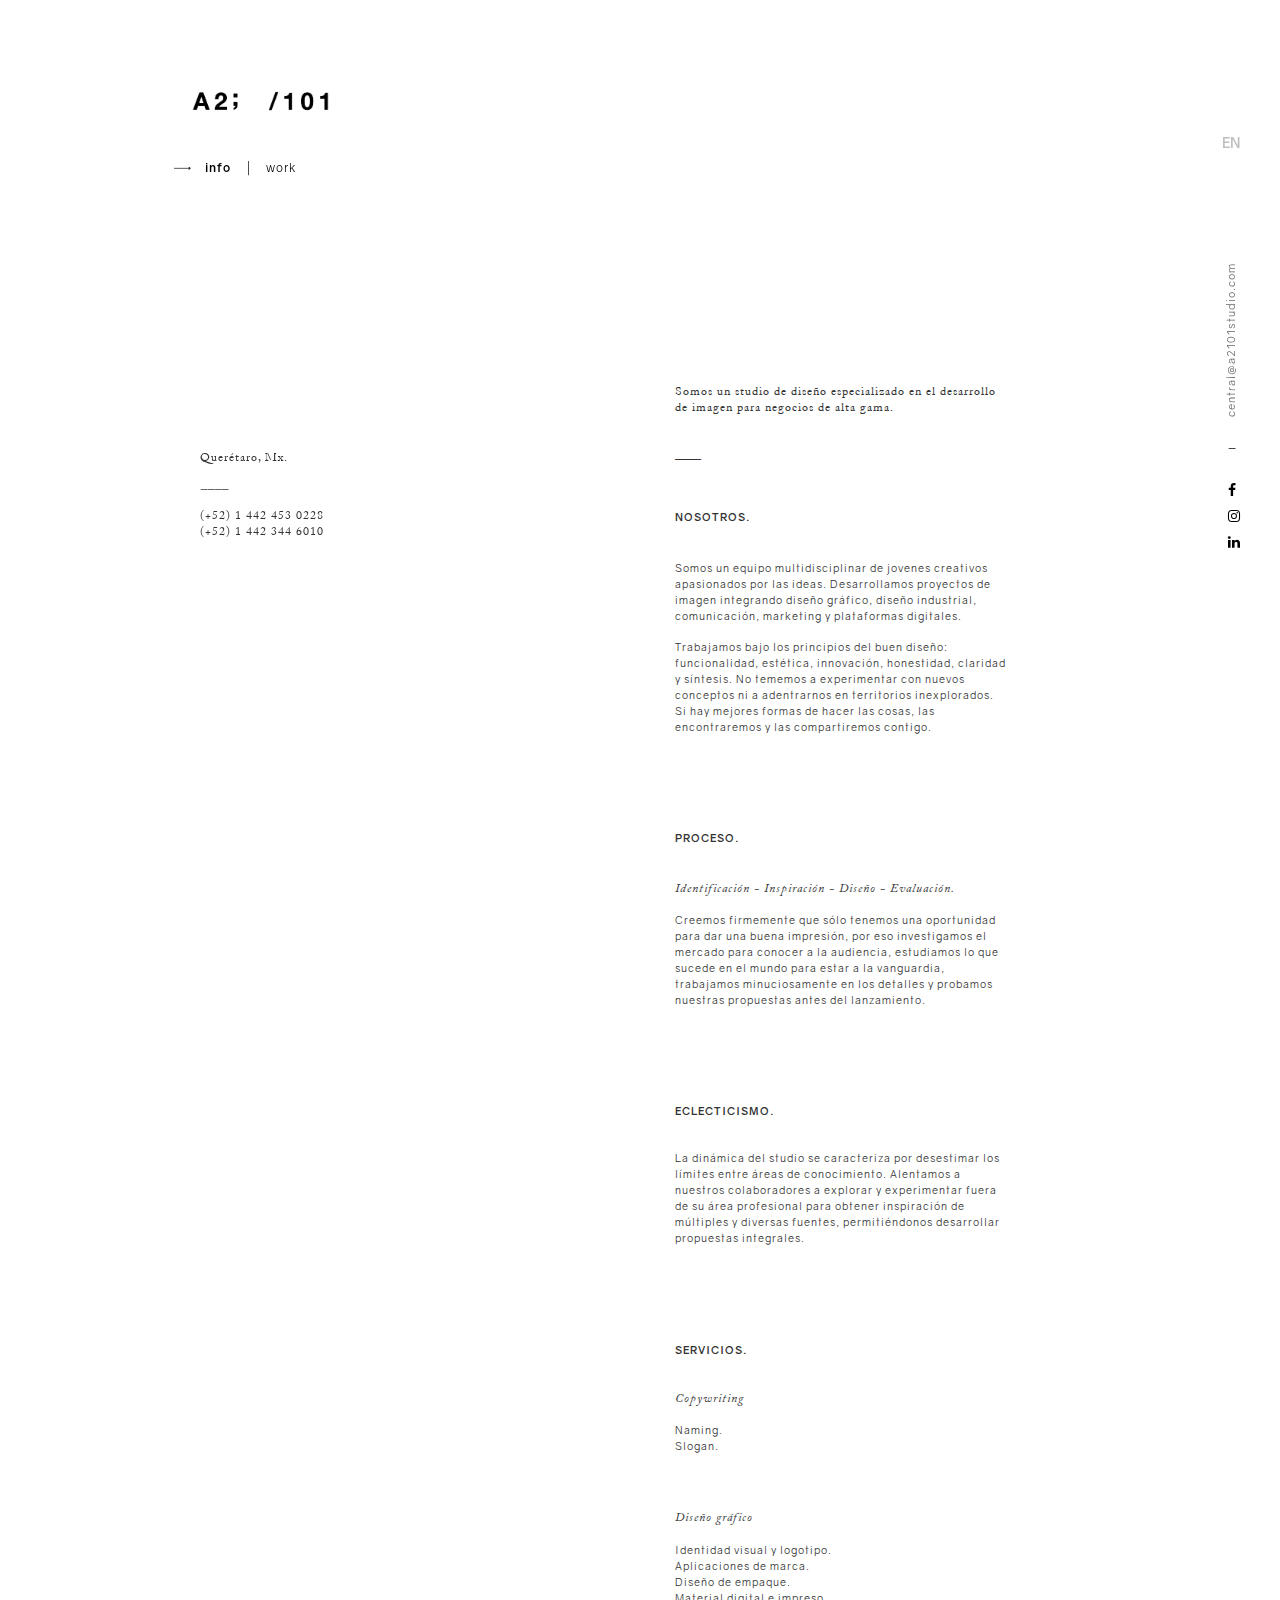
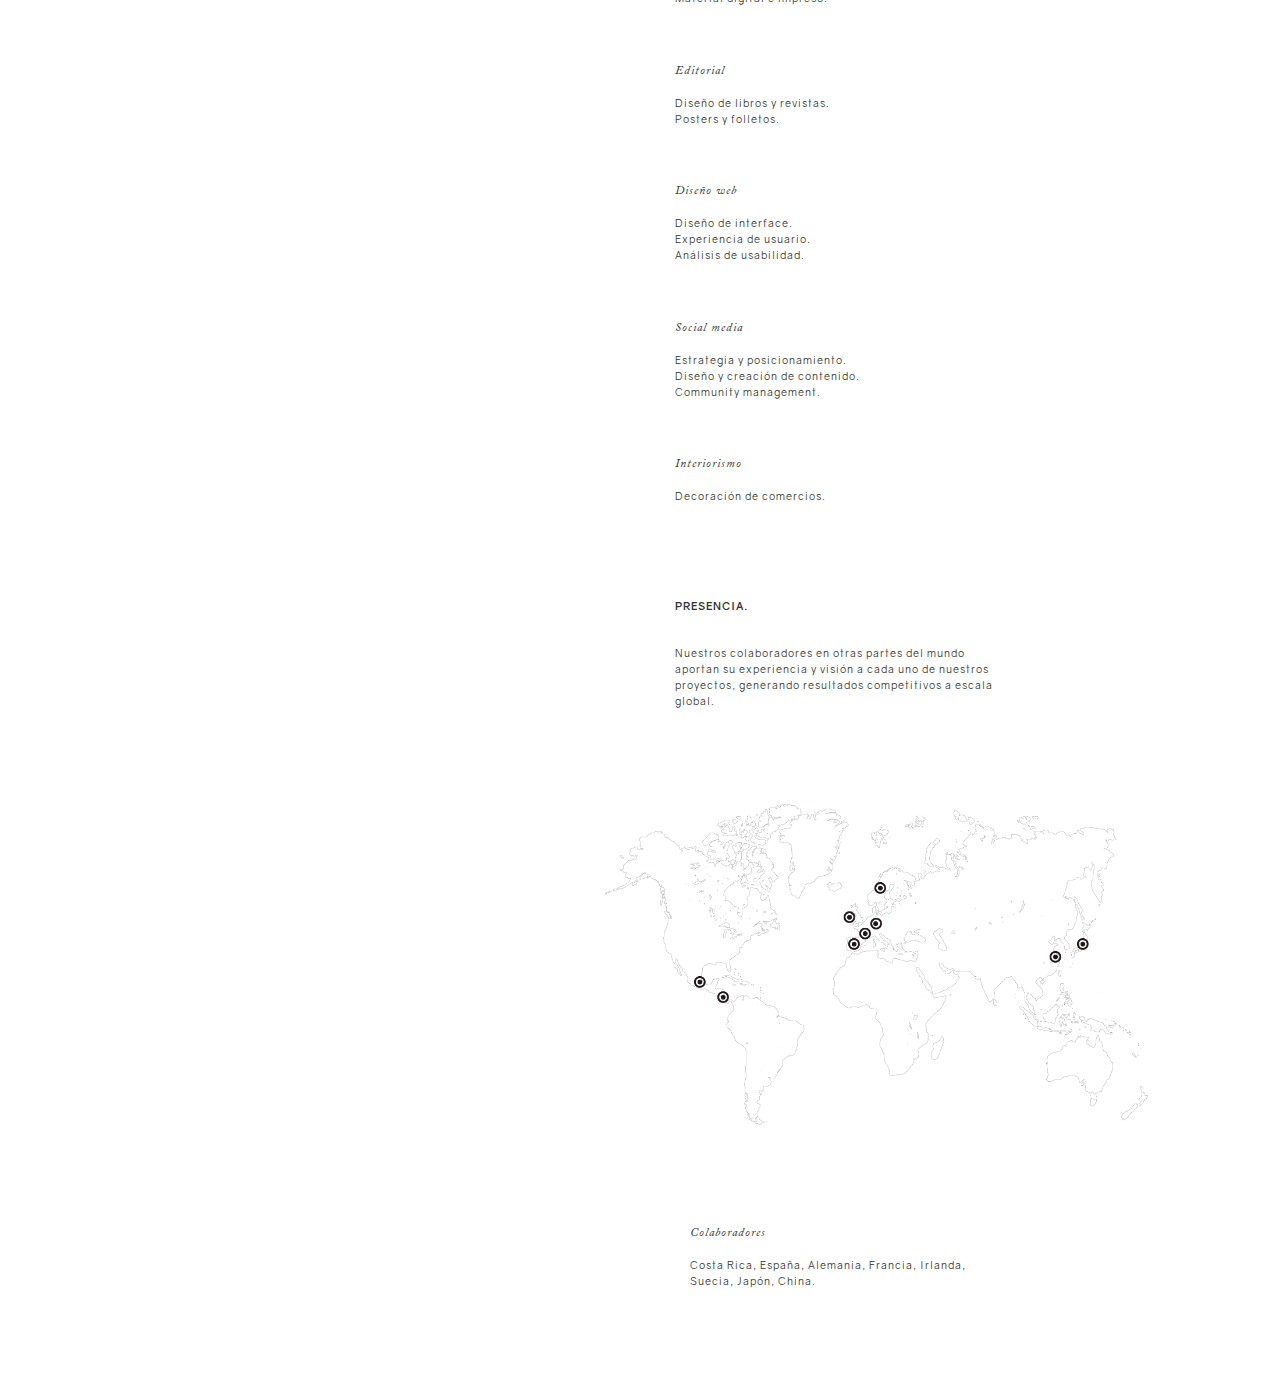
<file: home.html>
<!DOCTYPE html>
<html lang="en">
	<head>
		<meta charset="utf-8">
		<meta http-equiv="X-UA-Compatible" content="IE=edge">
		<meta name="viewport" content="width=device-width, initial-scale=1">
		<meta name="description" content="Web page for a2101 studio">
		<meta name="author" content="">
		<link rel="shortcut icon" href="favicon.ico" type="image/x-icon">
		<link rel="icon" href="favicon.ico" type="image/x-icon">

		<title>A2; /101 Studio</title>

		<link href="https://maxcdn.bootstrapcdn.com/bootstrap/3.3.7/css/bootstrap.min.css" rel="stylesheet" integrity="sha384-BVYiiSIFeK1dGmJRAkycuHAHRg32OmUcww7on3RYdg4Va+PmSTsz/K68vbdEjh4u" crossorigin="anonymous">

		<link href="https://maxcdn.bootstrapcdn.com/font-awesome/4.7.0/css/font-awesome.min.css" rel="stylesheet" integrity="sha384-wvfXpqpZZVQGK6TAh5PVlGOfQNHSoD2xbE+QkPxCAFlNEevoEH3Sl0sibVcOQVnN" crossorigin="anonymous">

		<link rel="stylesheet" type="text/css" href="./css/style.css">

	<body>
		<!-- Fixed navbar -->
	    <nav class="navbar navbar-default navbar-fixed-top only-mobile">
	      <div class="container">
	        
	        <div class="row">
	        	<div class="col-xs-6 ipad-nav">
	        		<div class= "logo-img"><img class="img-responsive" src="./img/logo.png"></div>
	        	</div>
	        	<div class="col-xs-6 mobile-menu">
	        		<img src="./img/arrow.png" class="ico">
	        		<br>
	        		<a class="link-work futura-bold" href="#">info</a>|<a class="link-work" href="work.html">work</a>
	        	</div>
	        </div>
	        
	      </div>
	    </nav>
		<div class="container contain">
			<div class="row">
				<!--/span-->
				<div class="col-md-3 col-sm-1 move-left hide-mobile">
					<div class="sidebar-nav-fixed pull-right affix sidebar col-md-3 col-sm-3 col-xs-3">
						<ul class="nav left">
								<div class= "logo-img"><img class="img-responsive" src="./img/logo.png"></div>
								<li><br><br></li>
								<div class="move-menu-left">
									<img src="./img/arrow.png" class="ico"><a class="link-work futura-bold" href="#">info</a>|<a class="link-work" href="work.html">work</a>
								</div>
								<!--<i class="fa fa-long-arrow-right" aria-hidden="true"></i>-->
								<li><br><br></li>
								<li><br><br></li>
								<li></li>
								<li><br><br><br></li>
								<li><br><br><br><br><br><br><br></li>
								<div class="contact-info">
									<p class="crimison-font go-right"><br><br>Querétaro, Mx.</p>
									<li class="go-right line-no-space">____<br></li>
									<br><p class="crimison-font go-right">(+52) 1 442 453 0228 <br>(+52) 1 442 344 6010</p>

								</div>
						</ul>
					</div>
					<!--/sidebar-nav-fixed -->
				</div>
					<div class="col-md-8 col-sm-8 col-xs-9 main-div">
						<div class="jumbotron">

							<div class="first">
								<div class="row">
									<div class="line-breaks">
										<br><br><br>
										<div class="hide-mobile">
											<br><br><br><br>
										</div>
									</div>
									
									<div class="upup">
										<p class="crimison-font we-are">We are a design studio specialized in brand and image development for high-end businesses.</p>
									
										<p class="crimison-font line-no-space"><br class="hide-mobile">_____<br></p>
										<br class="hide-mobile">
									</div>
									
									<br>
									<p class="futura-bold about-us">ABOUT US.</p>

									<p class="about-us-p">We are a multidisciplinary team of creative young people passionate about ideas. We develop image projects integrating graphic design, industrial design, communication, marketing and digital platforms.</p>
								</div>
							

								<div class="row">

									<p class="about-us-p2">We work under the principles of good design: functionality, aesthetics, innovation, honesty, clarity and synthesis. We are not afraid to experiment with new concepts or to enter unexplored territories. If there are better ways of doing things, we will find them and share them with you.</p>

								</div>
							</div>

							<div class="second">
								<div class="row">
									
									<p class="futura-bold process">PROCESS.</p>

									<p class="elegant process-elegant">Identification - Inspiration - Design - Evaluation.</p>

									<p class="process-p">We firmly believe that we only have one opportunity to make a good impression, that is why we investigate the market to get to know the audience, we study what happens in the world to be at the forefront, we work meticulously on the details and we test our proposals before launching.</p>
								</div>

							</div>

							<div class="second">
								<div class="row">
									
									<p class="futura-bold eclectisism">ECLECTICISM.</p>

									<br class="hide-mobile">

									<p class="eclectisism-p">The dynamic of the studio is characterized by dismissing the boundaries between areas of knowledge. We encourage our collaborators to explore and experiment outside their professional area to obtain inspiration from multiple and diverse sources, allowing us to develop thorough and innovative proposals.</p>
								</div>

							</div>

							<div class="second">
								<div class="row">
									
									<p class="futura-bold services">SERVICES.</p>

									<p class="elegant">Copywriting</p>
									
									<div class="small-spacing">
										<p>Naming.</p>
										<p>Slogan.</p>
									</div>

									<p class="elegant padding-top-second services-elegant2">Graphic design</p>
									<br>
									<div class="small-spacing services-elegant21">
										<p>Visual identity and logo.</p>
										<p>Brand applications.</p>
										<p>Packaging design</p>
										<p>Digital and printed material.</p>
									</div>

									<p class="elegant padding-top-second">Editorial</p>
									<br>
									<div class="small-spacing services-elegant31">
										<p>Design of books and magazines.</p>
										<p>Posters and brochures.</p>
									</div>

									<p class="elegant padding-top-second services-elegant4">Web design</p>
									<br>
									<div class="small-spacing services-elegant41">
										<p>Interface design.</p>
										<p>User experience.</p>
										<p>Usability analysis.</p>
									</div>

									<p class="elegant padding-top-second">Social media</p>
									<br>
									<div class="small-spacing services-elegant51">
										<p>Strategy and positioning.</p>
										<p>Design and content creation.</p>
										<p>Community management.</p>
									</div>

									<p class="elegant padding-top-second services-elegant6">Interior design</p>
									<br>
									<div class="small-spacing services-elegant61">
										<p>Retail design.</p>
									</div>
								</div>

							</div>

							<div class="second">
								<div class="row">
									
									<p class="futura-bold presence">PRESENCE.</p>

									<br class="hide-mobile">

									<p class="presence-p">Our collaborators in other parts of the world contribute their experience and vision to each of our projects, generating competitive results on a global scale.</p>
								</div>

							</div>

							<div class="second map">
								<div class="row">
									<img class="img-responsive" src="./img/map.png">
									
									
									
								</div>

							</div>

							<div class="second">
								<p class="elegant padding-top-second collaborators">Collaborators</p>
									<br>
								<div class="small-spacing countries">
										<p>Costa Rica, Spain, Germany, France, Ireland, Sweden, Japan, China.</p>
									</div>
							</div>
						</div>
						 
					</div>
					<!--/span-->
					<div class="col-md-1 col-sm-1 col-xs-2">
						<div class="sidebar-nav-fixed pull-right affix sidebar sidebar-right">
							<div class="well">
								<ul class="nav ">
									<br><br>
									<li class="line-breaks-sidebar"><br><br></li>
									<li class="language-link futura-bold change_language" ><button onclick="changeLanguage()">ES</button>
									</li>
									<li><br><br></li>
									<li><br><br><br></li>
									<div class="social-icons">
										<div class="only-mobile">
											<br><br><br><br><br><br>
										</div>
										<li class="rotate mailto hide-mobile"><a href="mailto:central@a2101studio.com?Subject=Hello" target="_top">central@a2101studio.com</a></li>

										<li class="separator hide-mobile"><br><br>_<br></li>
										<li><br><br></li>
										<p class="social-icon only-mobile"><a target="_blank" href="tel:+5214424530228"><i class="fa fa-phone" aria-hidden="true"></i></a></p>
										<p class="social-icon only-mobile"><a href="mailto:central@a2101studio.com?Subject=Hello" target="_top"><i class="fa fa-envelope" aria-hidden="true"></i></a></p>
										<p class="social-icon"><a target="_blank" href="https://www.facebook.com/A2101Studio/"><i class="fa fa-facebook" aria-hidden="true"></i></a></p>
										<p class="social-icon"><a target="_blank" href="https://www.instagram.com/a2.101.studio/"><i class="fa fa-instagram" aria-hidden="true"></i></a></p>
										<p class="social-icon hide-mobile"><a target="_blank" href="https://www.linkedin.com/company/16193932/"><i class="fa fa-linkedin" aria-hidden="true"></i></a></p>
									</div>
									<li><br><br></li>
									<li><br><br></li>
									<li><br><br></li>
								</ul>
							</div>
							<!--/.well -->
						</div>
						<!--/sidebar-nav-fixed -->
					</div>
					<!--/span-->
			</div>
			<!--/row-->
		</div>
		<!--/.fluid-container-->

		<script src="https://code.jquery.com/jquery-3.3.1.min.js" integrity="sha256-FgpCb/KJQlLNfOu91ta32o/NMZxltwRo8QtmkMRdAu8=" crossorigin="anonymous"></script>
		<script src="https://maxcdn.bootstrapcdn.com/bootstrap/3.3.7/js/bootstrap.min.js" integrity="sha384-Tc5IQib027qvyjSMfHjOMaLkfuWVxZxUPnCJA7l2mCWNIpG9mGCD8wGNIcPD7Txa" crossorigin="anonymous"></script>

		<script type="text/javascript" src="./js/script.js"></script>


	</body>
</html>
</file>
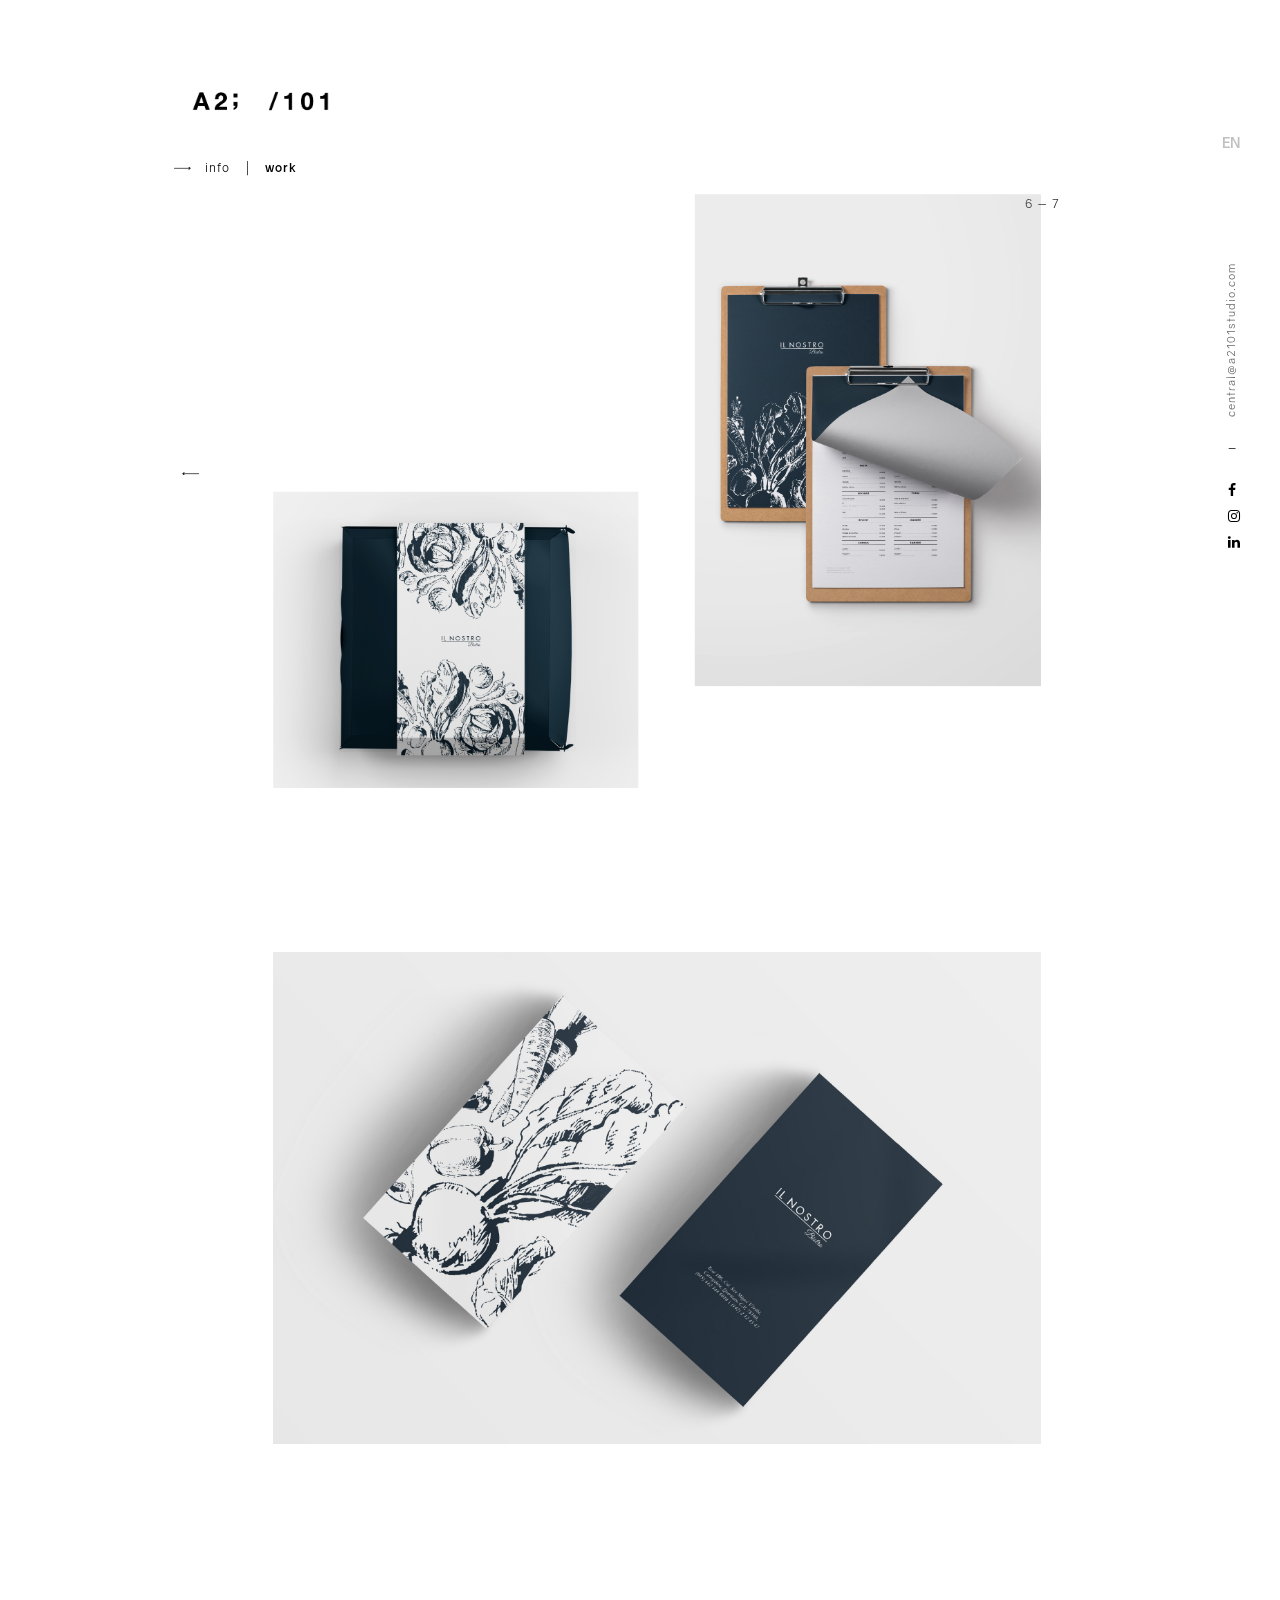
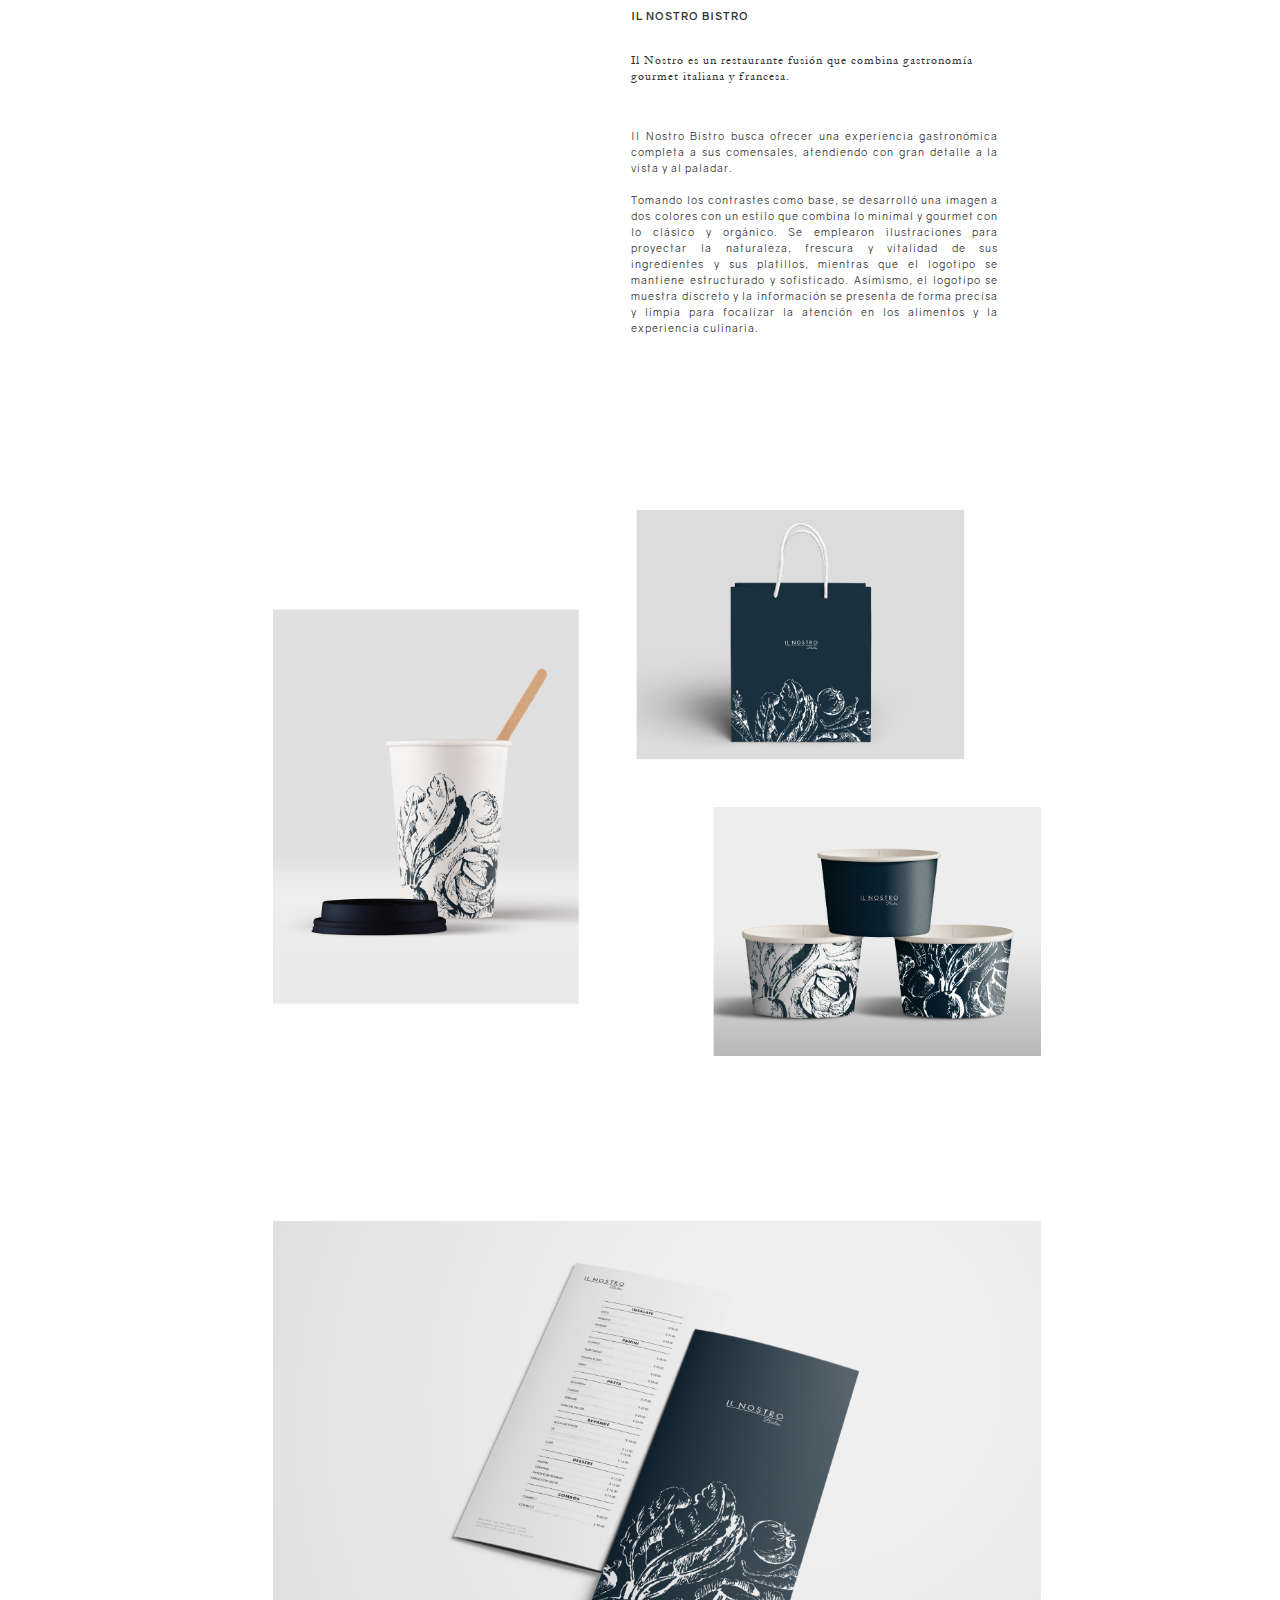
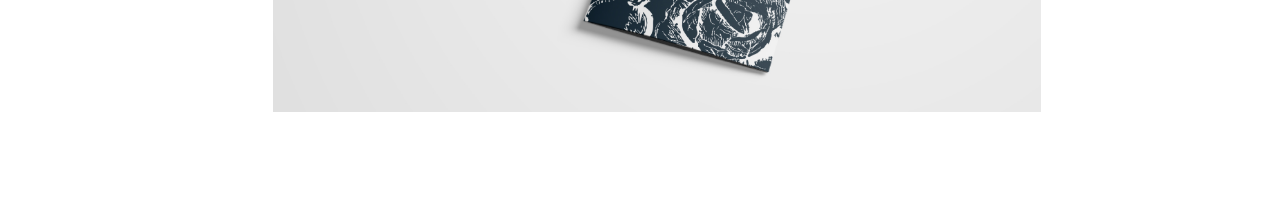
<file: il_nostro.html>
<!DOCTYPE html>
<html lang="en">
	<head>
		<meta charset="utf-8">
		<meta http-equiv="X-UA-Compatible" content="IE=edge">
		<meta name="viewport" content="width=device-width, initial-scale=1">
		<meta name="description" content="Web page for a2101 studio">
		<meta name="author" content="">
		<link rel="shortcut icon" href="favicon.ico" type="image/x-icon">
		<link rel="icon" href="favicon.ico" type="image/x-icon">

		<title>A2; /101 Studio - IL NOSTRO BISTRO</title>

		<link href="https://maxcdn.bootstrapcdn.com/bootstrap/3.3.7/css/bootstrap.min.css" rel="stylesheet" integrity="sha384-BVYiiSIFeK1dGmJRAkycuHAHRg32OmUcww7on3RYdg4Va+PmSTsz/K68vbdEjh4u" crossorigin="anonymous">

		<link href="https://maxcdn.bootstrapcdn.com/font-awesome/4.7.0/css/font-awesome.min.css" rel="stylesheet" integrity="sha384-wvfXpqpZZVQGK6TAh5PVlGOfQNHSoD2xbE+QkPxCAFlNEevoEH3Sl0sibVcOQVnN" crossorigin="anonymous">

		<link rel="stylesheet" type="text/css" href="./css/style.css">

	<body>
		<nav class="navbar navbar-default navbar-fixed-top only-mobile">
	      <div class="container">
	        
	        <div class="row">
	        	<div class="col-xs-6 ipad-nav">
	        		<div class= "logo-img"><img class="img-responsive" src="./img/logo.png"></div>
	        	</div>
	        	<div class="col-xs-6 mobile-menu">
	        		<img src="./img/arrow.png" class="ico">
	        		<br>
	        		<a class="link-work" href="index.html">info</a>|<a class="link-work futura-bold" href="work.html">work</a>
	        	</div>
	        </div>
	        
	      </div>
	    </nav>
		<div class="container contain">
			<div class="row">
				<!--/span-->
				<div class="col-md-3 col-sm-3 col-xs-1 move-left">
					<div class="sidebar-nav-fixed pull-right affix sidebar col-md-3 col-sm-3 col-xs-3">
						<ul class="nav left left-detail">
								<div class= "logo-img hide-mobile"><img class="img-responsive" src="./img/logo.png"></div>
								<li><br><br></li>
								<div class="move-menu-left hide-mobile">
									<img src="./img/arrow.png" class="ico"><a class="link-work" href="index.html">info</a>|<a class="link-work futura-bold" href="work.html">work</a>
								</div>
								<li><br><br></li>
								<li><br><br></li>
								<li></li>
								<li><br><br></li>
								<li><br><br></li>
								<br><br><br><br><br><br><br><br><br><br>
								<div class="go-back">
									<a href="work.html"><img src="./img/arrow-left.png" class="ico"></a>
								</div>
						</ul>
					</div>
					<!--/sidebar-nav-fixed -->
				</div>
					<div class="col-md-8 col-sm-8 col-xs-8 main-div center-work center-detail">
						
						<div class="row first-work">

							<img src="./img/ilnostro/cluster1.jpg" class="img-responsive center-block">
							<br>
							<p class="description" style="display: none;">6 — 7</p>
						</div>

						<div class="row first-work">

							<img src="./img/ilnostro/3.jpg" class="img-responsive center-block">
							<br>
							<p class="description" style="display: none;">6 — 7</p>
						</div>


						<div class="row first-work">
							<div class="work-text">
								<p class="futura-bold nostro-t">IL NOSTRO BISTRO</p>
								<p class="crimison-font nostro-c">Il Nostro es un restaurante fusión que combina gastronomía gourmet italiana y francesa.</p>
								<p class="nostro-p">Il Nostro Bistro busca ofrecer una experiencia gastronómica completa a sus comensales, atendiendo con gran detalle a la vista y al paladar. <br><br>Tomando los contrastes como base, se desarrolló una imagen a dos colores con un estilo que combina lo minimal y gourmet con lo clásico y orgánico. Se emplearon ilustraciones para proyectar la naturaleza, frescura y vitalidad de sus ingredientes y sus platillos, mientras que el logotipo se mantiene estructurado y sofisticado. Asímismo, el logotipo se muestra discreto y la información se presenta de forma precisa y limpia para focalizar la atención en los alimentos y la experiencia culinaria.</p>
							</div>

							<br>
							<p class="description" style="display: none;">6 — 7</p>
						</div>

						<div class="row first-work">

							<img src="./img/ilnostro/cluster2.jpg" class="img-responsive center-block">
							<br>
							<p class="description" style="display: none;">6 — 7</p>
						</div>

						<div class="row first-work">

							<img src="./img/ilnostro/7.jpg" class="img-responsive center-block">
							<br>
							<p class="description" style="display: none;">6 — 7</p>
						</div>

						<div id='date' class="hide-mobile"></div>
						 
					</div>

					<!--/span-->
					<div class="col-md-1 col-sm-1 col-xs-2">
						<div class="sidebar-nav-fixed pull-right affix sidebar sidebar-right">
							<div class="well">
								<ul class="nav ">
									<br><br>
									<li class="line-breaks-sidebar"><br><br></li>
									<li class="language-link futura-bold change_language" ><button onclick="changeLanguage()">ES</button>
									</li>
									<li><br><br></li>
									<li><br><br><br></li>
									<div class="social-icons">
										<div class="only-mobile">
											<br><br><br><br><br><br>
										</div>
										<li class="rotate mailto hide-mobile"><a href="mailto:central@a2101studio.com?Subject=Hello" target="_top">central@a2101studio.com</a></li>

										<li class="separator hide-mobile"><br><br>_<br></li>
										<li><br><br></li>
										<p class="social-icon only-mobile"><a target="_blank" href="tel:+5214424530228"><i class="fa fa-phone" aria-hidden="true"></i></a></p>
										<p class="social-icon only-mobile"><a href="mailto:central@a2101studio.com?Subject=Hello" target="_top"><i class="fa fa-envelope" aria-hidden="true"></i></a></p>
										<p class="social-icon"><a target="_blank" href="https://www.facebook.com/A2101Studio/"><i class="fa fa-facebook" aria-hidden="true"></i></a></p>
										<p class="social-icon"><a target="_blank" href="https://www.instagram.com/a2.101.studio/"><i class="fa fa-instagram" aria-hidden="true"></i></a></p>
										<p class="social-icon hide-mobile"><a target="_blank" href="https://www.linkedin.com/company/16193932/"><i class="fa fa-linkedin" aria-hidden="true"></i></a></p>
									</div>
									<li><br><br></li>
									<li><br><br></li>
									<li><br><br></li>
								</ul>
							</div>
							<!--/.well -->
						</div>
						<!--/sidebar-nav-fixed -->
					</div>
					<!--/span-->
			</div>
			<!--/row-->
		</div>
		<!--/.fluid-container-->

		<script src="https://code.jquery.com/jquery-3.3.1.min.js" integrity="sha256-FgpCb/KJQlLNfOu91ta32o/NMZxltwRo8QtmkMRdAu8=" crossorigin="anonymous"></script>
		<script src="https://maxcdn.bootstrapcdn.com/bootstrap/3.3.7/js/bootstrap.min.js" integrity="sha384-Tc5IQib027qvyjSMfHjOMaLkfuWVxZxUPnCJA7l2mCWNIpG9mGCD8wGNIcPD7Txa" crossorigin="anonymous"></script>

		<script type="text/javascript" src="./js/script.js"></script>


	</body>
</html>
</file>
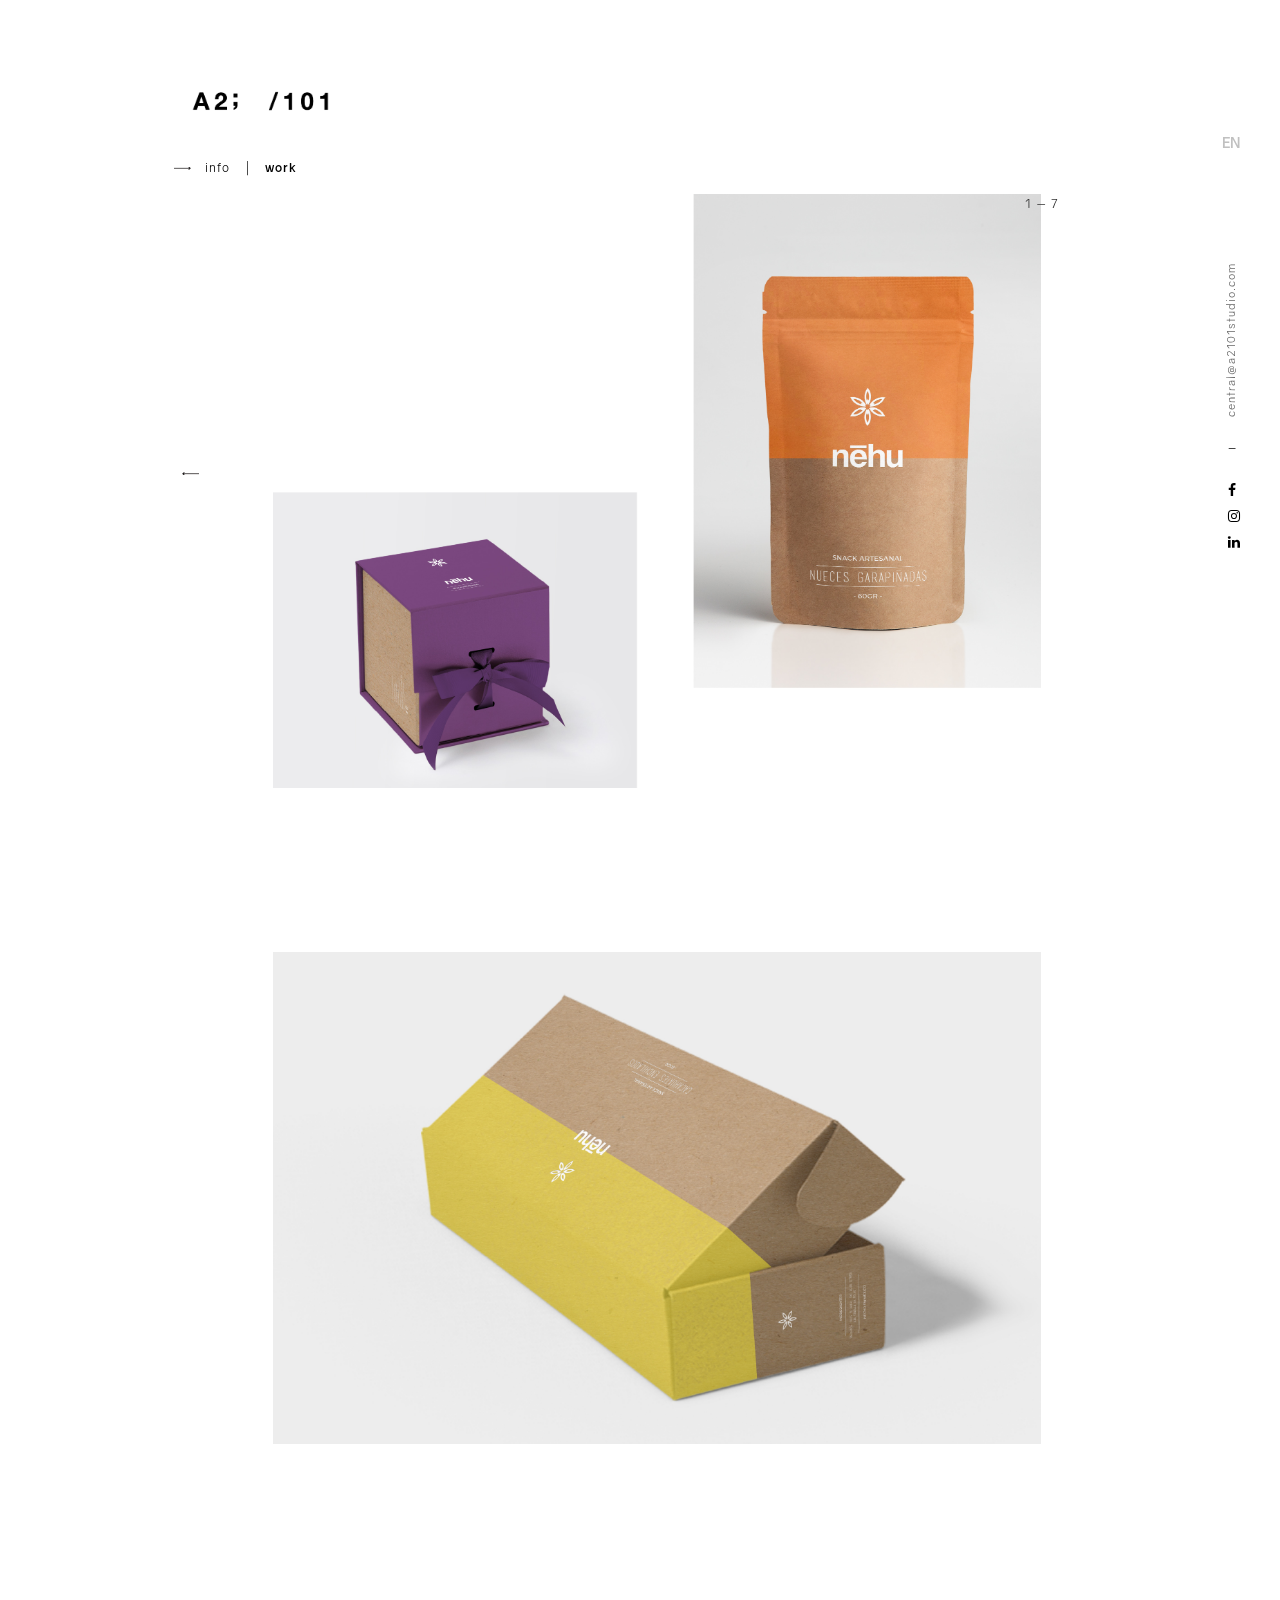
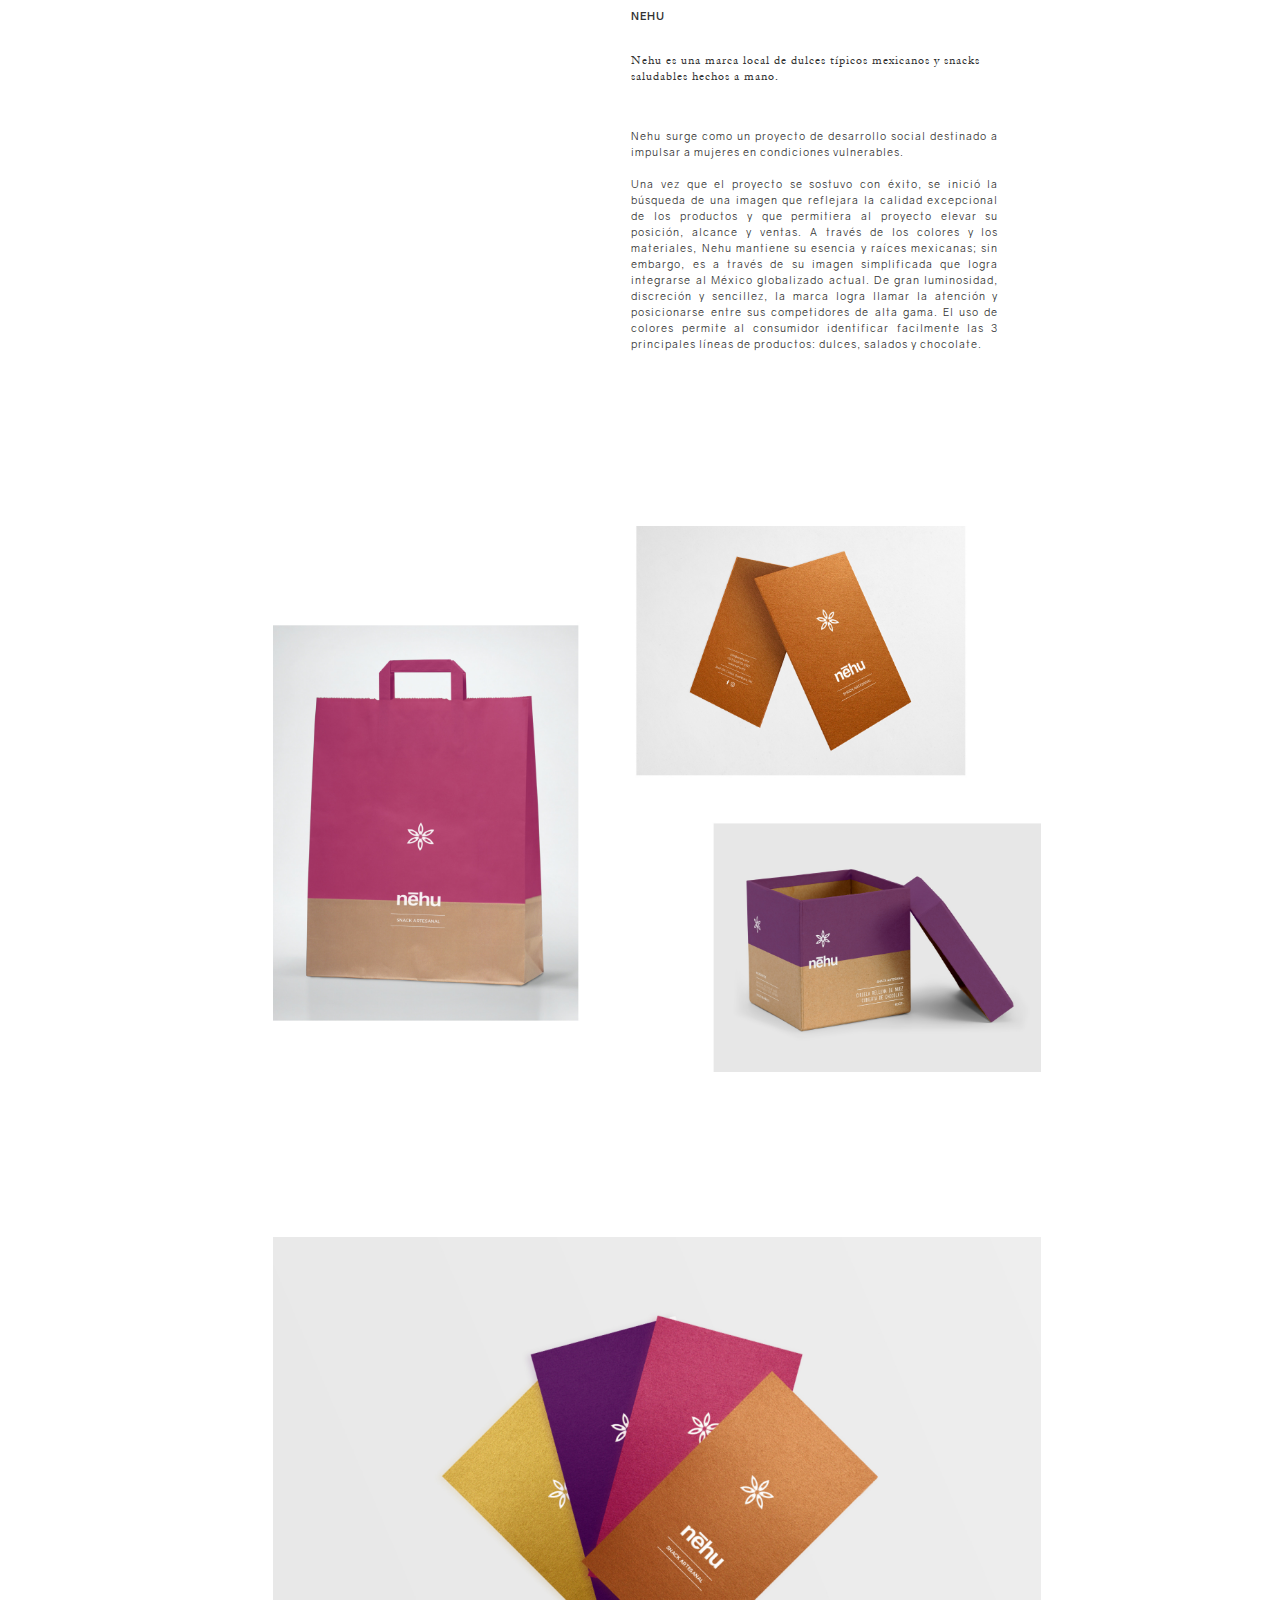
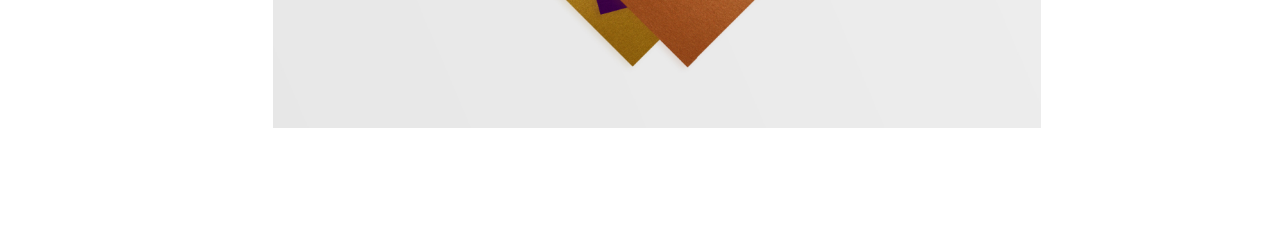
<file: nehu.html>
<!DOCTYPE html>
<html lang="en">
	<head>
		<meta charset="utf-8">
		<meta http-equiv="X-UA-Compatible" content="IE=edge">
		<meta name="viewport" content="width=device-width, initial-scale=1">
		<meta name="description" content="Web page for a2101 studio">
		<meta name="author" content="">
		<link rel="shortcut icon" href="favicon.ico" type="image/x-icon">
		<link rel="icon" href="favicon.ico" type="image/x-icon">

		<title>A2; /101 Studio - NEHU</title>

		<link href="https://maxcdn.bootstrapcdn.com/bootstrap/3.3.7/css/bootstrap.min.css" rel="stylesheet" integrity="sha384-BVYiiSIFeK1dGmJRAkycuHAHRg32OmUcww7on3RYdg4Va+PmSTsz/K68vbdEjh4u" crossorigin="anonymous">

		<link href="https://maxcdn.bootstrapcdn.com/font-awesome/4.7.0/css/font-awesome.min.css" rel="stylesheet" integrity="sha384-wvfXpqpZZVQGK6TAh5PVlGOfQNHSoD2xbE+QkPxCAFlNEevoEH3Sl0sibVcOQVnN" crossorigin="anonymous">

		<link rel="stylesheet" type="text/css" href="./css/style.css">

	<body>
		<!-- Fixed navbar -->
	    <nav class="navbar navbar-default navbar-fixed-top only-mobile">
	      <div class="container">
	        
	        <div class="row">
	        	<div class="col-xs-6 ipad-nav">
	        		<div class= "logo-img"><img class="img-responsive" src="./img/logo.png"></div>
	        	</div>
	        	<div class="col-xs-6 mobile-menu">
	        		<img src="./img/arrow.png" class="ico">
	        		<br>
	        		<a class="link-work" href="index.html">info</a>|<a class="link-work futura-bold" href="work.html">work</a>
	        	</div>
	        </div>
	        
	      </div>
	    </nav>
		<div class="container contain">
			<div class="row">
				<!--/span-->
				<div class="col-md-3 col-sm-3 col-xs-1 move-left">
					<div class="sidebar-nav-fixed pull-right affix sidebar col-md-3 col-sm-3 col-xs-3">
						<ul class="nav left left-detail">
								<div class= "logo-img hide-mobile"><img class="img-responsive" src="./img/logo.png"></div>
								<li><br><br></li>
								<div class="move-menu-left hide-mobile">
									<img src="./img/arrow.png" class="ico"><a class="link-work" href="index.html">info</a>|<a class="link-work futura-bold" href="work.html">work</a>
								</div>
								<li><br><br></li>
								<li><br><br></li>
								<li></li>
								<li><br><br></li>
								<li><br><br></li>
								<br><br><br><br><br><br><br><br><br><br>
								<div class="go-back">
									<a href="work.html"><img src="./img/arrow-left.png" class="ico"></a>
								</div>
						</ul>
					</div>
					<!--/sidebar-nav-fixed -->
				</div>
					<div class="col-md-8 col-sm-8 col-xs-8 main-div center-work center-detail">
						
						<div class="row first-work">

							<img src="./img/nehu/cluster1.jpg" class="img-responsive center-block">
							<br>
							<p class="description" style="display: none;">1 — 7</p>
						</div>

						<div class="row first-work">

							<img src="./img/nehu/3.jpg" class="img-responsive center-block">
							<br>
							<p class="description" style="display: none;">1 — 7</p>
						</div>


						<div class="row first-work">
							<div class="work-text">
								<p class="futura-bold nehu-t">NEHU</p>
								<p class="crimison-font nehu-c">Nehu es una marca local de dulces típicos mexicanos y snacks saludables hechos a mano.</p>
								<p class="nehu-p">Nehu surge como un proyecto de desarrollo social destinado a impulsar a mujeres en condiciones vulnerables.<br><br>Una vez que el proyecto se sostuvo con éxito, se inició la búsqueda de una imagen que reflejara la calidad excepcional de los productos y que permitiera al proyecto elevar su posición, alcance y ventas. A través de los colores y los materiales, Nehu mantiene su esencia y raíces mexicanas; sin embargo, es a través de su imagen  simplificada que logra integrarse al México globalizado actual. De gran luminosidad, discreción y sencillez, la marca logra llamar la atención y posicionarse entre sus competidores de alta gama. El uso de colores permite al consumidor identificar facilmente las 3 principales líneas de productos: dulces, salados y chocolate.  </p>
							</div>

							<br>
							<p class="description" style="display: none;">1 — 7</p>
						</div>

						<div class="row first-work">

							<img src="./img/nehu/cluster2.jpg" class="img-responsive center-block">
							<br>
							<p class="description" style="display: none;">1 — 7</p>
						</div>

						<div class="row first-work">

							<img src="./img/nehu/7.jpg" class="img-responsive center-block">
							<br>
							<p class="description" style="display: none;">1 — 7</p>
						</div>

						<div id='date' class="hide-mobile"></div>
						 
					</div>

					<!--/span-->
					<div class="col-md-1 col-sm-1 col-xs-2">
						<div class="sidebar-nav-fixed pull-right affix sidebar sidebar-right">
							<div class="well">
								<ul class="nav ">
									<br><br>
									<li class="line-breaks-sidebar"><br><br></li>
									<li class="language-link futura-bold change_language" ><button onclick="changeLanguage()">ES</button>
									</li>
									<li><br><br></li>
									<li><br><br><br></li>
									<div class="social-icons">
										<div class="only-mobile">
											<br><br><br><br><br><br>
										</div>
										<li class="rotate mailto hide-mobile"><a href="mailto:central@a2101studio.com?Subject=Hello" target="_top">central@a2101studio.com</a></li>

										<li class="separator hide-mobile"><br><br>_<br></li>
										<li><br><br></li>
										<p class="social-icon only-mobile"><a target="_blank" href="tel:+5214424530228"><i class="fa fa-phone" aria-hidden="true"></i></a></p>
										<p class="social-icon only-mobile"><a href="mailto:central@a2101studio.com?Subject=Hello" target="_top"><i class="fa fa-envelope" aria-hidden="true"></i></a></p>
										<p class="social-icon"><a target="_blank" href="https://www.facebook.com/A2101Studio/"><i class="fa fa-facebook" aria-hidden="true"></i></a></p>
										<p class="social-icon"><a target="_blank" href="https://www.instagram.com/a2.101.studio/"><i class="fa fa-instagram" aria-hidden="true"></i></a></p>
										<p class="social-icon hide-mobile"><a target="_blank" href="https://www.linkedin.com/company/16193932/"><i class="fa fa-linkedin" aria-hidden="true"></i></a></p>
									</div>
									<li><br><br></li>
									<li><br><br></li>
									<li><br><br></li>
								</ul>
							</div>
							<!--/.well -->
						</div>
						<!--/sidebar-nav-fixed -->
					</div>
					<!--/span-->
			</div>
			<!--/row-->
		</div>
		<!--/.fluid-container-->

		<script src="https://code.jquery.com/jquery-3.3.1.min.js" integrity="sha256-FgpCb/KJQlLNfOu91ta32o/NMZxltwRo8QtmkMRdAu8=" crossorigin="anonymous"></script>
		<script src="https://maxcdn.bootstrapcdn.com/bootstrap/3.3.7/js/bootstrap.min.js" integrity="sha384-Tc5IQib027qvyjSMfHjOMaLkfuWVxZxUPnCJA7l2mCWNIpG9mGCD8wGNIcPD7Txa" crossorigin="anonymous"></script>

		<script type="text/javascript" src="./js/script.js"></script>


	</body>
</html>
</file>
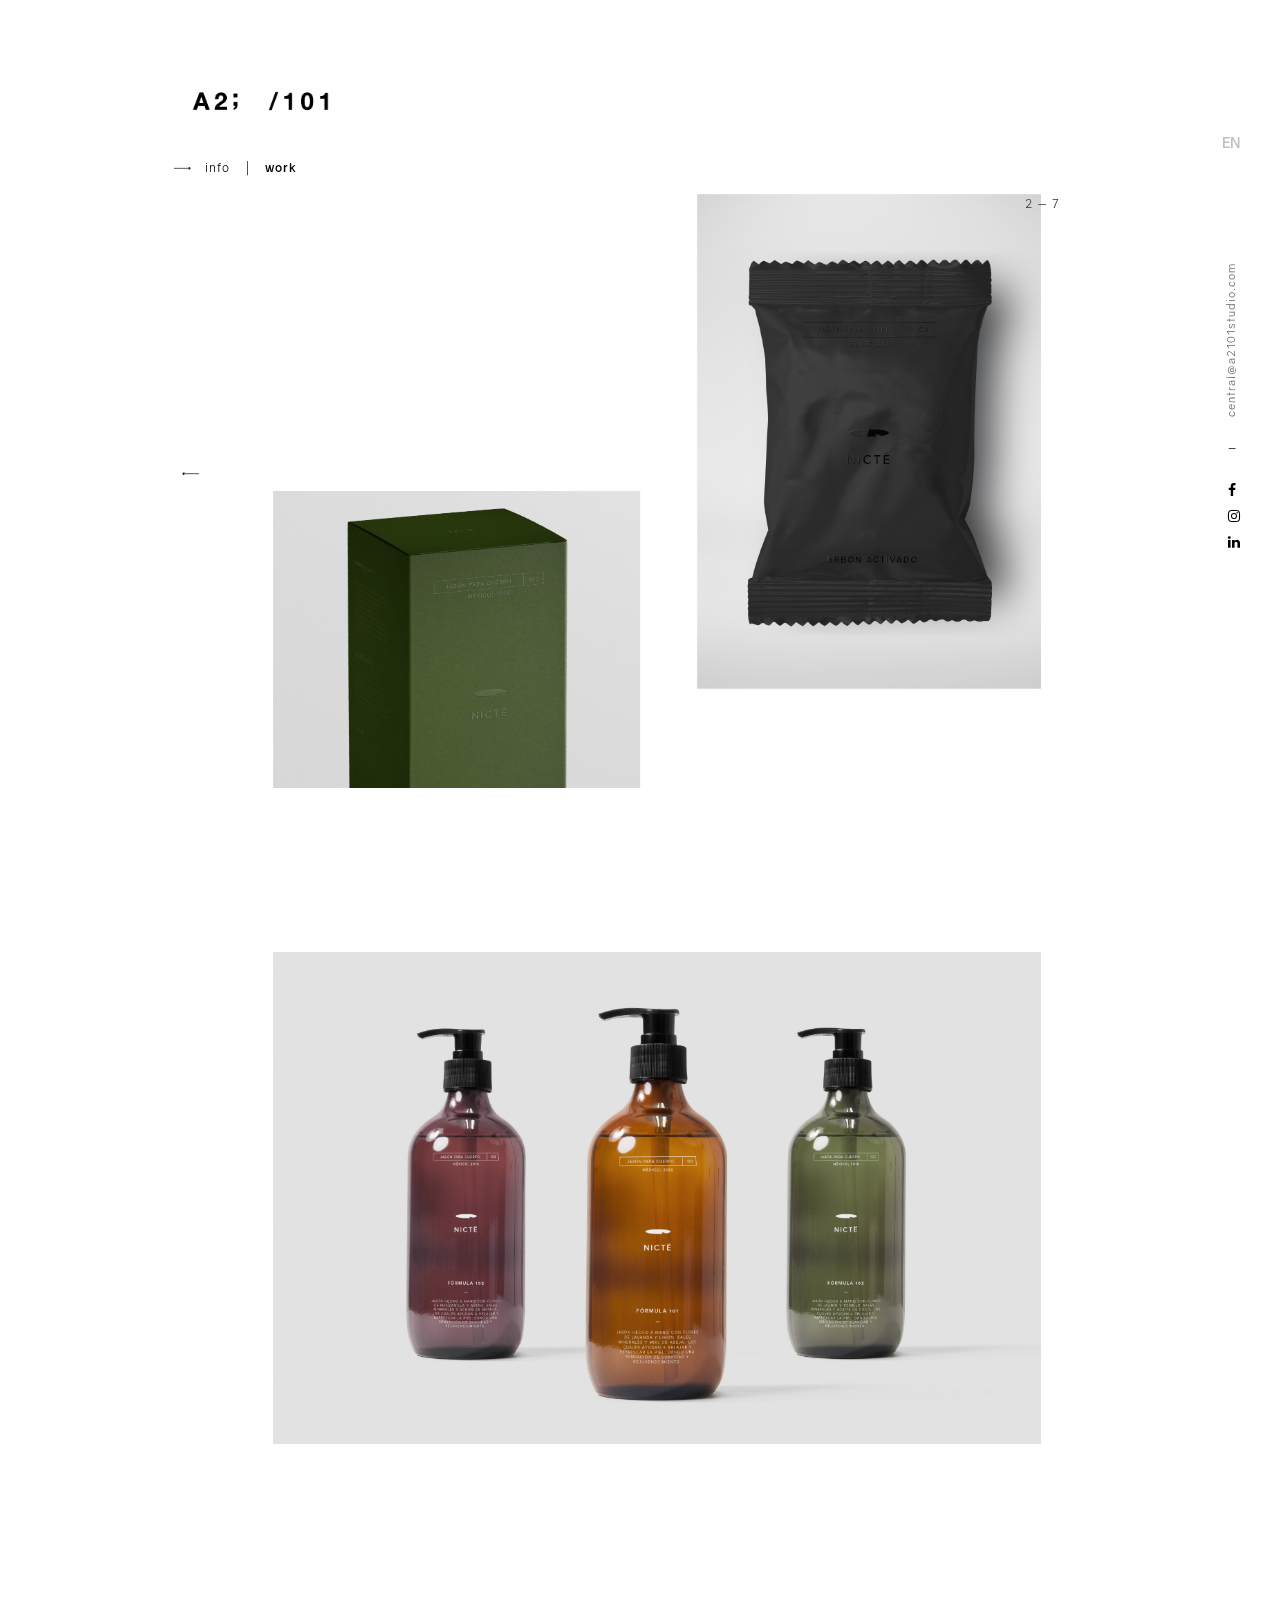
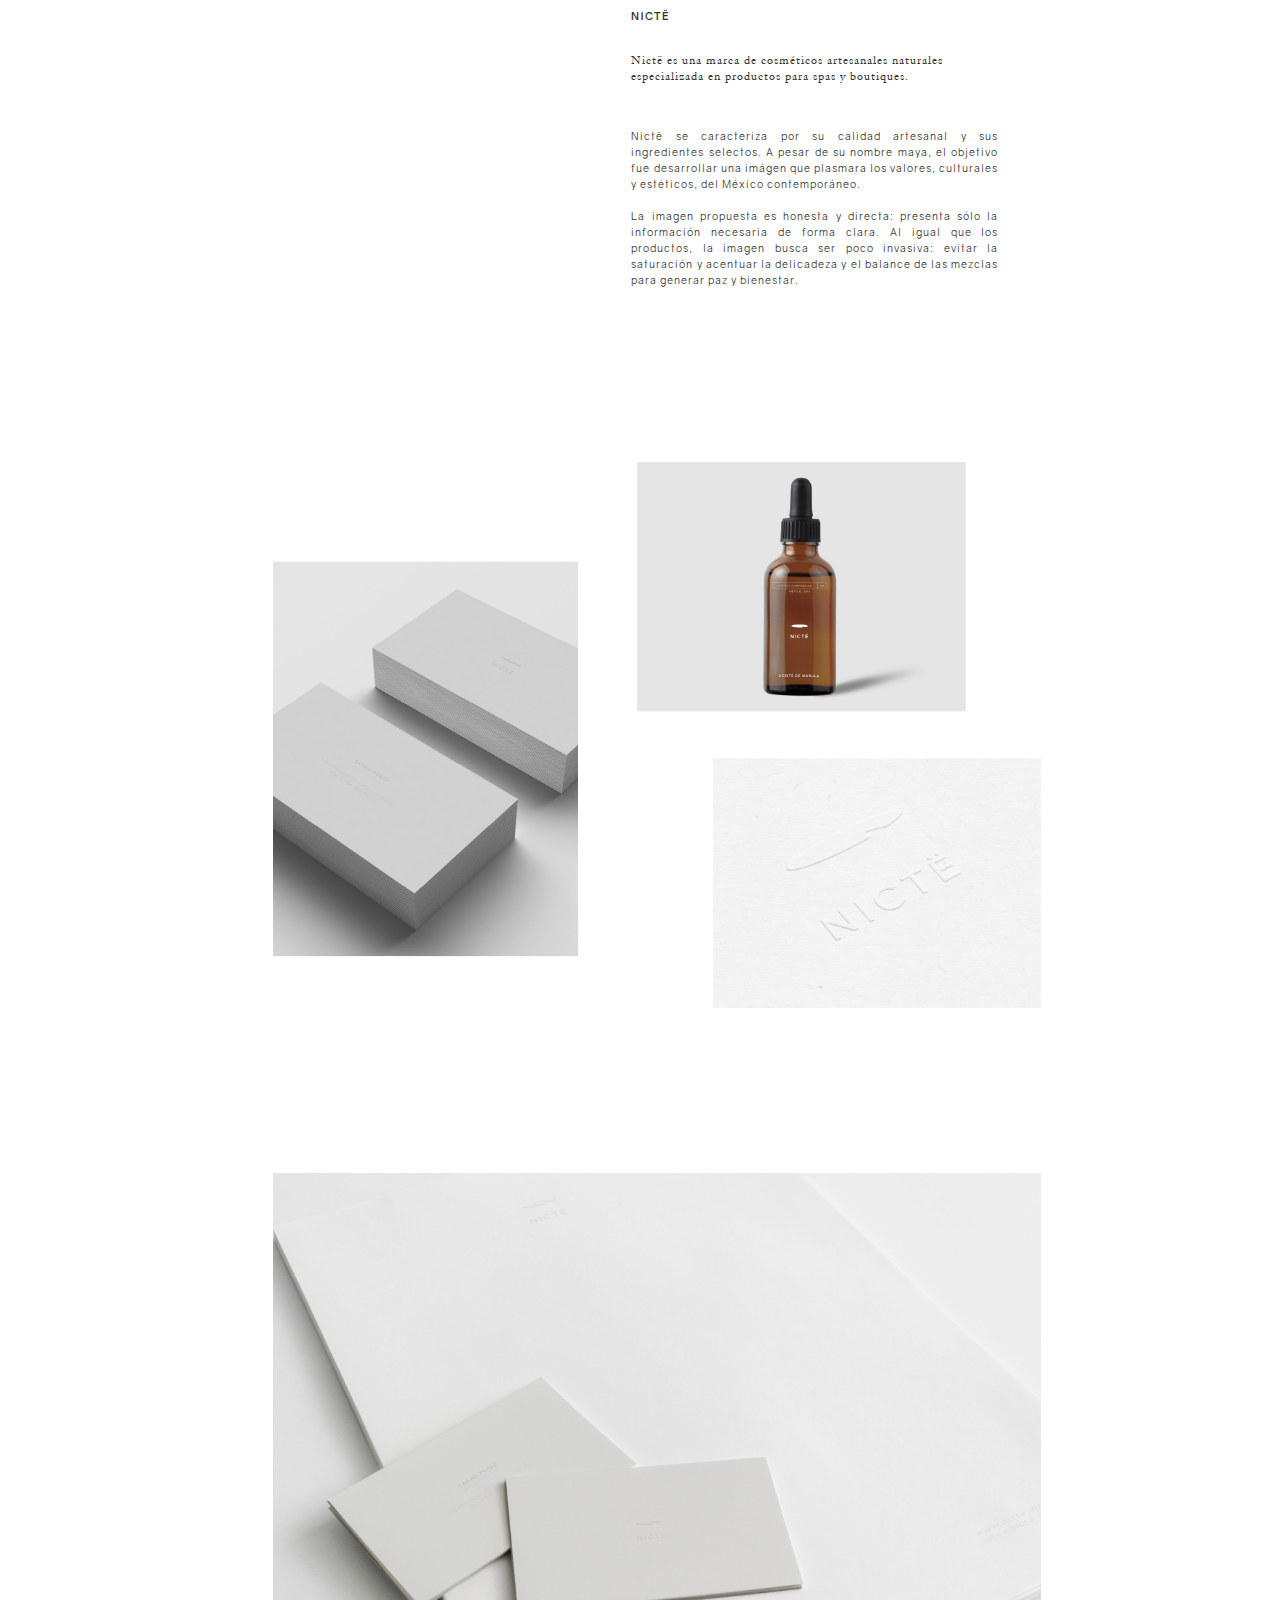
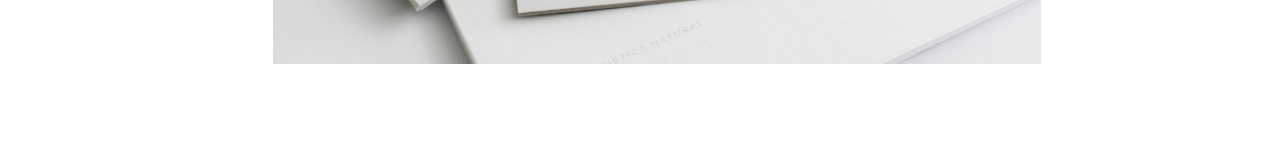
<file: nicte.html>
<!DOCTYPE html>
<html lang="en">
	<head>
		<meta charset="utf-8">
		<meta http-equiv="X-UA-Compatible" content="IE=edge">
		<meta name="viewport" content="width=device-width, initial-scale=1">
		<meta name="description" content="Web page for a2101 studio">
		<meta name="author" content="">
		<link rel="shortcut icon" href="favicon.ico" type="image/x-icon">
		<link rel="icon" href="favicon.ico" type="image/x-icon">

		<title>A2; /101 Studio - NICTË</title>

		<link href="https://maxcdn.bootstrapcdn.com/bootstrap/3.3.7/css/bootstrap.min.css" rel="stylesheet" integrity="sha384-BVYiiSIFeK1dGmJRAkycuHAHRg32OmUcww7on3RYdg4Va+PmSTsz/K68vbdEjh4u" crossorigin="anonymous">

		<link href="https://maxcdn.bootstrapcdn.com/font-awesome/4.7.0/css/font-awesome.min.css" rel="stylesheet" integrity="sha384-wvfXpqpZZVQGK6TAh5PVlGOfQNHSoD2xbE+QkPxCAFlNEevoEH3Sl0sibVcOQVnN" crossorigin="anonymous">

		<link rel="stylesheet" type="text/css" href="./css/style.css">

	<body>
		<!-- Fixed navbar -->
	    <nav class="navbar navbar-default navbar-fixed-top only-mobile">
	      <div class="container">
	        
	        <div class="row">
	        	<div class="col-xs-6 ipad-nav">
	        		<div class= "logo-img"><img class="img-responsive" src="./img/logo.png"></div>
	        	</div>
	        	<div class="col-xs-6 mobile-menu">
	        		<img src="./img/arrow.png" class="ico">
	        		<br>
	        		<a class="link-work" href="index.html">info</a>|<a class="link-work futura-bold" href="work.html">work</a>
	        	</div>
	        </div>
	        
	      </div>
	    </nav>
		<div class="container contain">
			<div class="row">
				<!--/span-->
				<div class="col-md-3 col-sm-3 col-xs-1 move-left">
					<div class="sidebar-nav-fixed pull-right affix sidebar col-md-3 col-sm-3 col-xs-3">
						<ul class="nav left left-detail">
								<div class= "logo-img hide-mobile"><img class="img-responsive" src="./img/logo.png"></div>
								<li><br><br></li>
								<div class="move-menu-left hide-mobile">
									<img src="./img/arrow.png" class="ico"><a class="link-work" href="index.html">info</a>|<a class="link-work futura-bold" href="work.html">work</a>
								</div>
								<li><br><br></li>
								<li><br><br></li>
								<li></li>
								<li><br><br></li>
								<li><br><br></li>
								<br><br><br><br><br><br><br><br><br><br>
								<div class="go-back">
									<a href="work.html"><img src="./img/arrow-left.png" class="ico"></a>
								</div>
						</ul>
					</div>
					<!--/sidebar-nav-fixed -->
				</div>
					<div class="col-md-8 col-sm-8 col-xs-8 main-div center-work center-detail">
						
						<div class="row first-work">

							<img src="./img/nicte/cluster1.jpg" class="img-responsive center-block">
							<br>
							<p class="description" style="display: none;">2 — 7</p>
						</div>

						<div class="row first-work">

							<img src="./img/nicte/3.jpg" class="img-responsive center-block">
							<br>
							<p class="description" style="display: none;">2 — 7</p>
						</div>


						<div class="row first-work">
							<div class="work-text">
								<p class="futura-bold nicte-t">NICTË</p>
								<p class="crimison-font nicte-c">Nictë es una marca de cosméticos artesanales naturales especializada en productos para spas y boutiques.</p>
								<p class="nicte-p">Nictë se caracteriza por su calidad artesanal y sus ingredientes selectos. A pesar de su nombre maya, el objetivo fue desarrollar una imágen que plasmara los valores, culturales y estéticos, del México contemporáneo.<br><br>La imagen propuesta es honesta y directa: presenta sólo la información necesaria de forma clara. Al igual que los productos, la imagen busca ser poco invasiva: evitar la saturación y acentuar la delicadeza y el balance de las mezclas para generar paz y bienestar.</p>
							</div>

							<br>
							<p class="description" style="display: none;">2 — 7</p>
						</div>

						<div class="row first-work">

							<img src="./img/nicte/cluster2.jpg" class="img-responsive center-block">
							<br>
							<p class="description" style="display: none;">2 — 7</p>
						</div>

						<div class="row first-work">

							<img src="./img/nicte/7.jpg" class="img-responsive center-block">
							<br>
							<p class="description" style="display: none;">2 — 7</p>
						</div>

						<div id='date' class="hide-mobile"></div>
						 
					</div>

					<!--/span-->
					<div class="col-md-1 col-sm-1 col-xs-2">
						<div class="sidebar-nav-fixed pull-right affix sidebar sidebar-right">
							<div class="well">
								<ul class="nav ">
									<br><br>
									<li class="line-breaks-sidebar"><br><br></li>
									<li class="language-link futura-bold change_language" ><button onclick="changeLanguage()">ES</button>
									</li>
									<li><br><br></li>
									<li><br><br><br></li>
									<div class="social-icons">
										<div class="only-mobile">
											<br><br><br><br><br><br>
										</div>
										<li class="rotate mailto hide-mobile"><a href="mailto:central@a2101studio.com?Subject=Hello" target="_top">central@a2101studio.com</a></li>

										<li class="separator hide-mobile"><br><br>_<br></li>
										<li><br><br></li>
										<p class="social-icon only-mobile"><a target="_blank" href="tel:+5214424530228"><i class="fa fa-phone" aria-hidden="true"></i></a></p>
										<p class="social-icon only-mobile"><a href="mailto:central@a2101studio.com?Subject=Hello" target="_top"><i class="fa fa-envelope" aria-hidden="true"></i></a></p>
										<p class="social-icon"><a target="_blank" href="https://www.facebook.com/A2101Studio/"><i class="fa fa-facebook" aria-hidden="true"></i></a></p>
										<p class="social-icon"><a target="_blank" href="https://www.instagram.com/a2.101.studio/"><i class="fa fa-instagram" aria-hidden="true"></i></a></p>
										<p class="social-icon hide-mobile"><a target="_blank" href="https://www.linkedin.com/company/16193932/"><i class="fa fa-linkedin" aria-hidden="true"></i></a></p>
									</div>
									<li><br><br></li>
									<li><br><br></li>
									<li><br><br></li>
								</ul>
							</div>
							<!--/.well -->
						</div>
						<!--/sidebar-nav-fixed -->
					</div>
					<!--/span-->
			</div>
			<!--/row-->
		</div>
		<!--/.fluid-container-->

		<script src="https://code.jquery.com/jquery-3.3.1.min.js" integrity="sha256-FgpCb/KJQlLNfOu91ta32o/NMZxltwRo8QtmkMRdAu8=" crossorigin="anonymous"></script>
		<script src="https://maxcdn.bootstrapcdn.com/bootstrap/3.3.7/js/bootstrap.min.js" integrity="sha384-Tc5IQib027qvyjSMfHjOMaLkfuWVxZxUPnCJA7l2mCWNIpG9mGCD8wGNIcPD7Txa" crossorigin="anonymous"></script>

		<script type="text/javascript" src="./js/script.js"></script>


	</body>
</html>
</file>
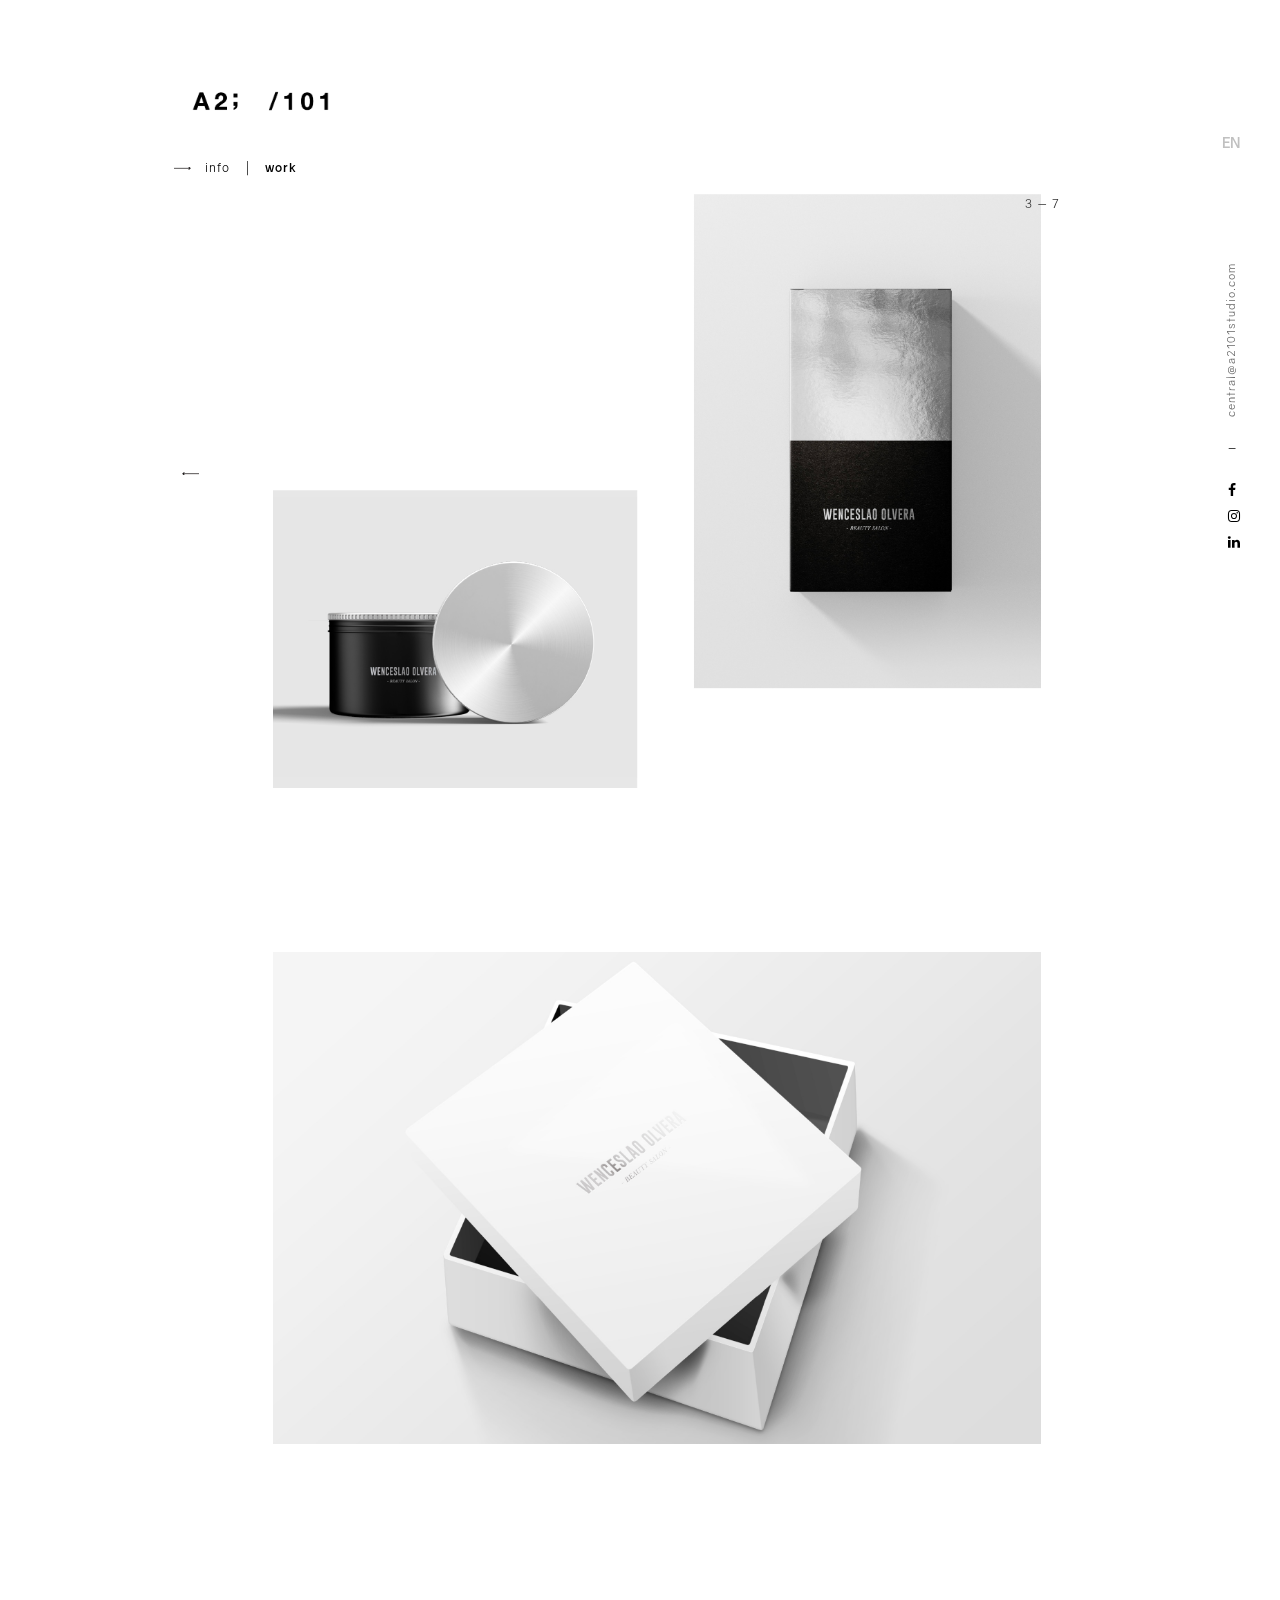
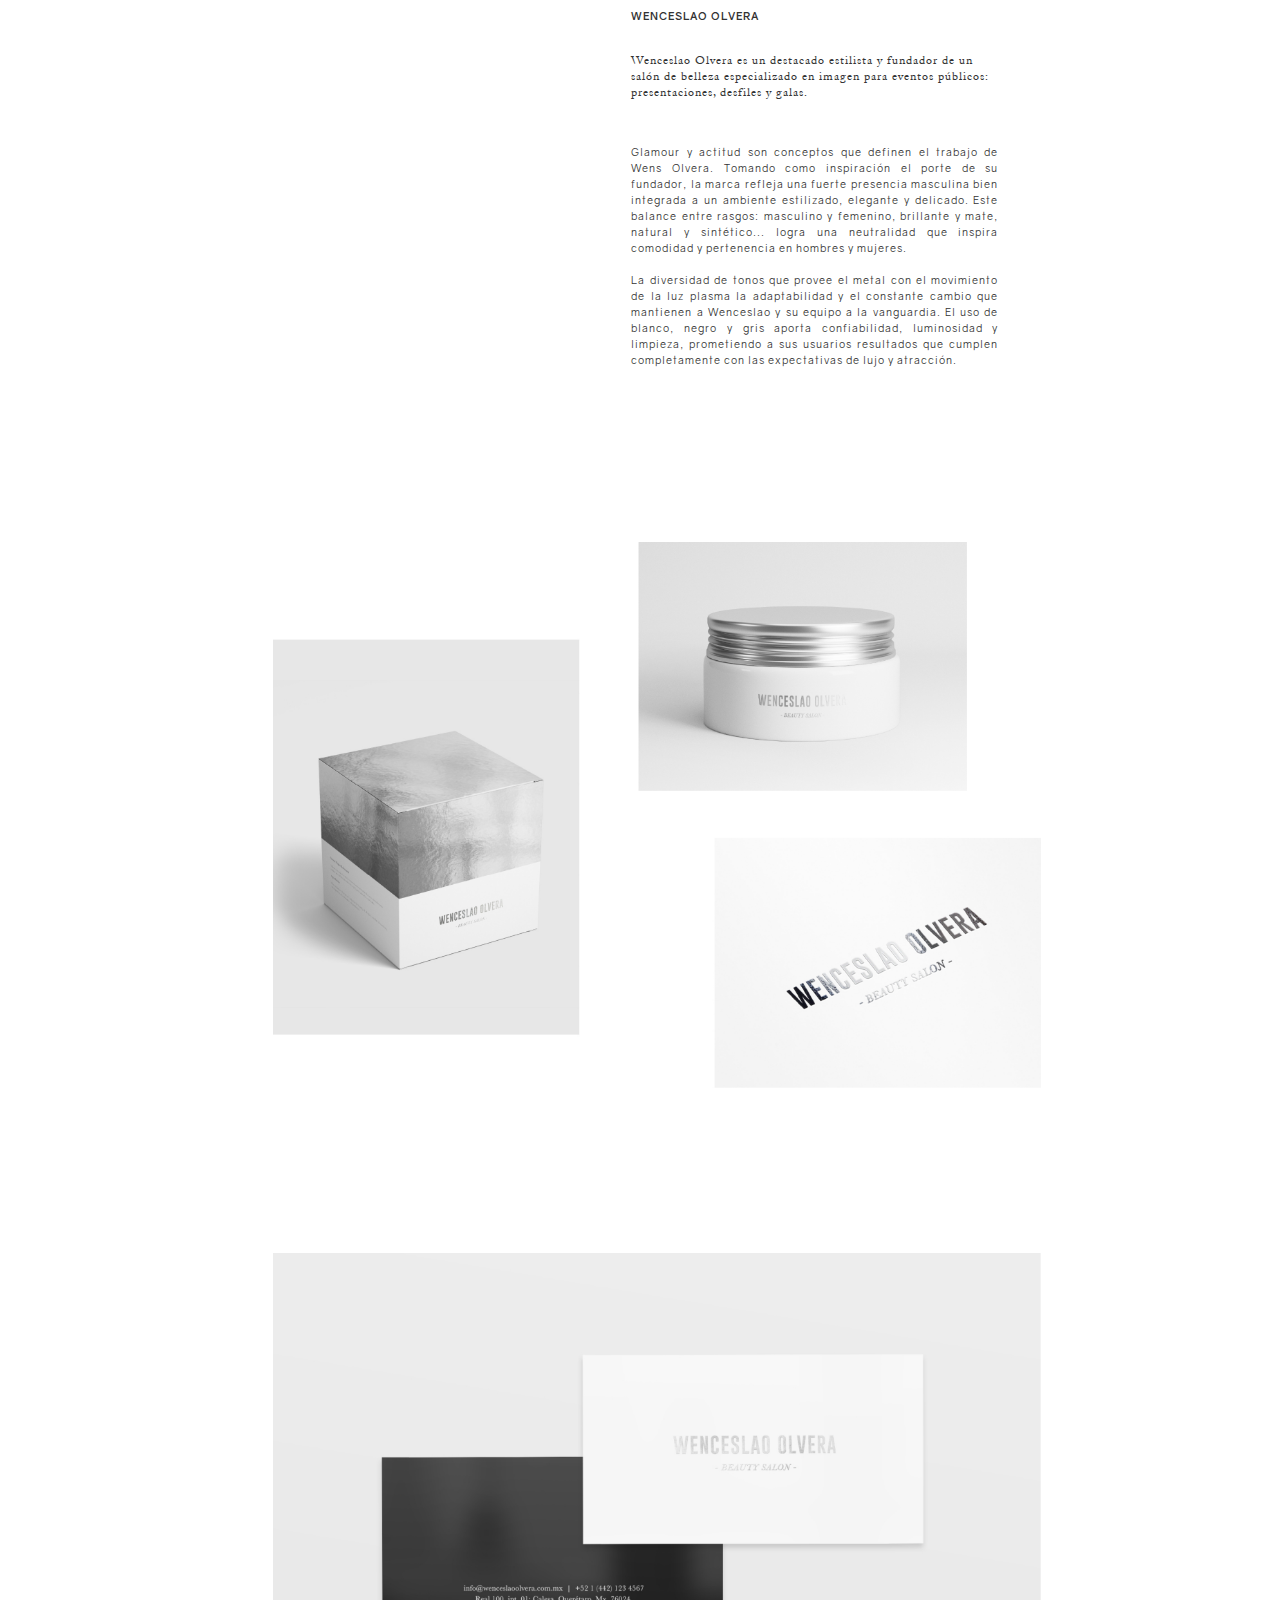
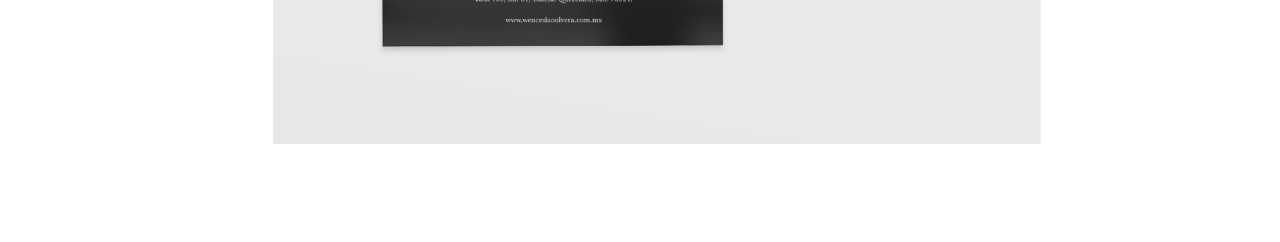
<file: wenceslao_olvera.html>
<!DOCTYPE html>
<html lang="en">
	<head>
		<meta charset="utf-8">
		<meta http-equiv="X-UA-Compatible" content="IE=edge">
		<meta name="viewport" content="width=device-width, initial-scale=1">
		<meta name="description" content="Web page for a2101 studio">
		<meta name="author" content="">
		<link rel="shortcut icon" href="favicon.ico" type="image/x-icon">
		<link rel="icon" href="favicon.ico" type="image/x-icon">

		<title>A2; /101 Studio - WENCESLAO OLVERA</title>

		<link href="https://maxcdn.bootstrapcdn.com/bootstrap/3.3.7/css/bootstrap.min.css" rel="stylesheet" integrity="sha384-BVYiiSIFeK1dGmJRAkycuHAHRg32OmUcww7on3RYdg4Va+PmSTsz/K68vbdEjh4u" crossorigin="anonymous">

		<link href="https://maxcdn.bootstrapcdn.com/font-awesome/4.7.0/css/font-awesome.min.css" rel="stylesheet" integrity="sha384-wvfXpqpZZVQGK6TAh5PVlGOfQNHSoD2xbE+QkPxCAFlNEevoEH3Sl0sibVcOQVnN" crossorigin="anonymous">

		<link rel="stylesheet" type="text/css" href="./css/style.css">

	<body>
		<!-- Fixed navbar -->
	    <nav class="navbar navbar-default navbar-fixed-top only-mobile">
	      <div class="container">
	        
	        <div class="row">
	        	<div class="col-xs-6 ipad-nav">
	        		<div class= "logo-img"><img class="img-responsive" src="./img/logo.png"></div>
	        	</div>
	        	<div class="col-xs-6 mobile-menu">
	        		<img src="./img/arrow.png" class="ico">
	        		<br>
	        		<a class="link-work" href="index.html">info</a>|<a class="link-work futura-bold" href="work.html">work</a>
	        	</div>
	        </div>
	        
	      </div>
	    </nav>
		<div class="container contain">
			<div class="row">
				<!--/span-->
				<div class="col-md-3 col-sm-3 col-xs-1 move-left">
					<div class="sidebar-nav-fixed pull-right affix sidebar col-md-3 col-sm-3 col-xs-3">
						<ul class="nav left left-detail">
								<div class= "logo-img hide-mobile"><img class="img-responsive" src="./img/logo.png"></div>
								<li><br><br></li>
								<div class="move-menu-left hide-mobile">
									<img src="./img/arrow.png" class="ico"><a class="link-work" href="index.html">info</a>|<a class="link-work futura-bold" href="work.html">work</a>
								</div>
								<li><br><br></li>
								<li><br><br></li>
								<li></li>
								<li><br><br></li>
								<li><br><br></li>
								<br><br><br><br><br><br><br><br><br><br>
								<div class="go-back">
									<a href="work.html"><img src="./img/arrow-left.png" class="ico"></a>
								</div>
						</ul>
					</div>
					<!--/sidebar-nav-fixed -->
				</div>
					<div class="col-md-8 col-sm-8 col-xs-8 main-div center-work center-detail">
						
						<div class="row first-work">

							<img src="./img/wenceslao/cluster1.jpg" class="img-responsive center-block">
							<br>
							<p class="description" style="display: none;">3 — 7</p>
						</div>

						<div class="row first-work">

							<img src="./img/wenceslao/3.jpg" class="img-responsive center-block">
							<br>
							<p class="description" style="display: none;">3 — 7</p>
						</div>


						<div class="row first-work">
							<div class="work-text">
								<p class="futura-bold wens-t">WENCESLAO OLVERA</p>
								<p class="crimison-font wens-c">Wenceslao Olvera es un destacado estilista y fundador de un salón de belleza especializado en imagen para eventos públicos: presentaciones, desfiles y galas.</p>

								<p class="wens-p">Glamour y actitud son conceptos que definen el trabajo de Wens Olvera. Tomando como inspiración el porte de su fundador, la marca refleja una fuerte presencia masculina bien integrada a un ambiente estilizado, elegante y delicado. Este balance entre rasgos: masculino y femenino, brillante y mate, natural y sintético... logra una neutralidad que inspira comodidad y pertenencia en hombres y mujeres. <br><br>La diversidad de tonos que provee el metal con el movimiento de la luz plasma la adaptabilidad y el constante cambio que mantienen a Wenceslao y su equipo a la vanguardia. El uso de blanco, negro y gris aporta confiabilidad, luminosidad y limpieza, prometiendo a sus usuarios resultados que cumplen completamente con las expectativas de lujo y atracción. </p>
							</div>

							<br>
							<p class="description" style="display: none;">3 — 7</p>
						</div>

						<div class="row first-work">

							<img src="./img/wenceslao/cluster2.jpg" class="img-responsive center-block">
							<br>
							<p class="description" style="display: none;">3 — 7</p>
						</div>

						<div class="row first-work">

							<img src="./img/wenceslao/7.jpg" class="img-responsive center-block">
							<br>
							<p class="description" style="display: none;">3 — 7</p>
						</div>

						<div id='date' class="hide-mobile"></div>
						 
					</div>

					<!--/span-->
					<div class="col-md-1 col-sm-1 col-xs-2">
						<div class="sidebar-nav-fixed pull-right affix sidebar sidebar-right">
							<div class="well">
								<ul class="nav ">
									<br><br>
									<li class="line-breaks-sidebar"><br><br></li>
									<li class="language-link futura-bold change_language" ><button onclick="changeLanguage()">ES</button>
									</li>
									<li><br><br></li>
									<li><br><br><br></li>
									<div class="social-icons">
										<div class="only-mobile">
											<br><br><br><br><br><br>
										</div>
										<li class="rotate mailto hide-mobile"><a href="mailto:central@a2101studio.com?Subject=Hello" target="_top">central@a2101studio.com</a></li>

										<li class="separator hide-mobile"><br><br>_<br></li>
										<li><br><br></li>
										<p class="social-icon only-mobile"><a target="_blank" href="tel:+5214424530228"><i class="fa fa-phone" aria-hidden="true"></i></a></p>
										<p class="social-icon only-mobile"><a href="mailto:central@a2101studio.com?Subject=Hello" target="_top"><i class="fa fa-envelope" aria-hidden="true"></i></a></p>
										<p class="social-icon"><a target="_blank" href="https://www.facebook.com/A2101Studio/"><i class="fa fa-facebook" aria-hidden="true"></i></a></p>
										<p class="social-icon"><a target="_blank" href="https://www.instagram.com/a2.101.studio/"><i class="fa fa-instagram" aria-hidden="true"></i></a></p>
										<p class="social-icon hide-mobile"><a target="_blank" href="https://www.linkedin.com/company/16193932/"><i class="fa fa-linkedin" aria-hidden="true"></i></a></p>
									</div>
									<li><br><br></li>
									<li><br><br></li>
									<li><br><br></li>
								</ul>
							</div>
							<!--/.well -->
						</div>
						<!--/sidebar-nav-fixed -->
					</div>
					<!--/span-->
			</div>
			<!--/row-->
		</div>
		<!--/.fluid-container-->

		<script src="https://code.jquery.com/jquery-3.3.1.min.js" integrity="sha256-FgpCb/KJQlLNfOu91ta32o/NMZxltwRo8QtmkMRdAu8=" crossorigin="anonymous"></script>
		<script src="https://maxcdn.bootstrapcdn.com/bootstrap/3.3.7/js/bootstrap.min.js" integrity="sha384-Tc5IQib027qvyjSMfHjOMaLkfuWVxZxUPnCJA7l2mCWNIpG9mGCD8wGNIcPD7Txa" crossorigin="anonymous"></script>

		<script type="text/javascript" src="./js/script.js"></script>


	</body>
</html>
</file>
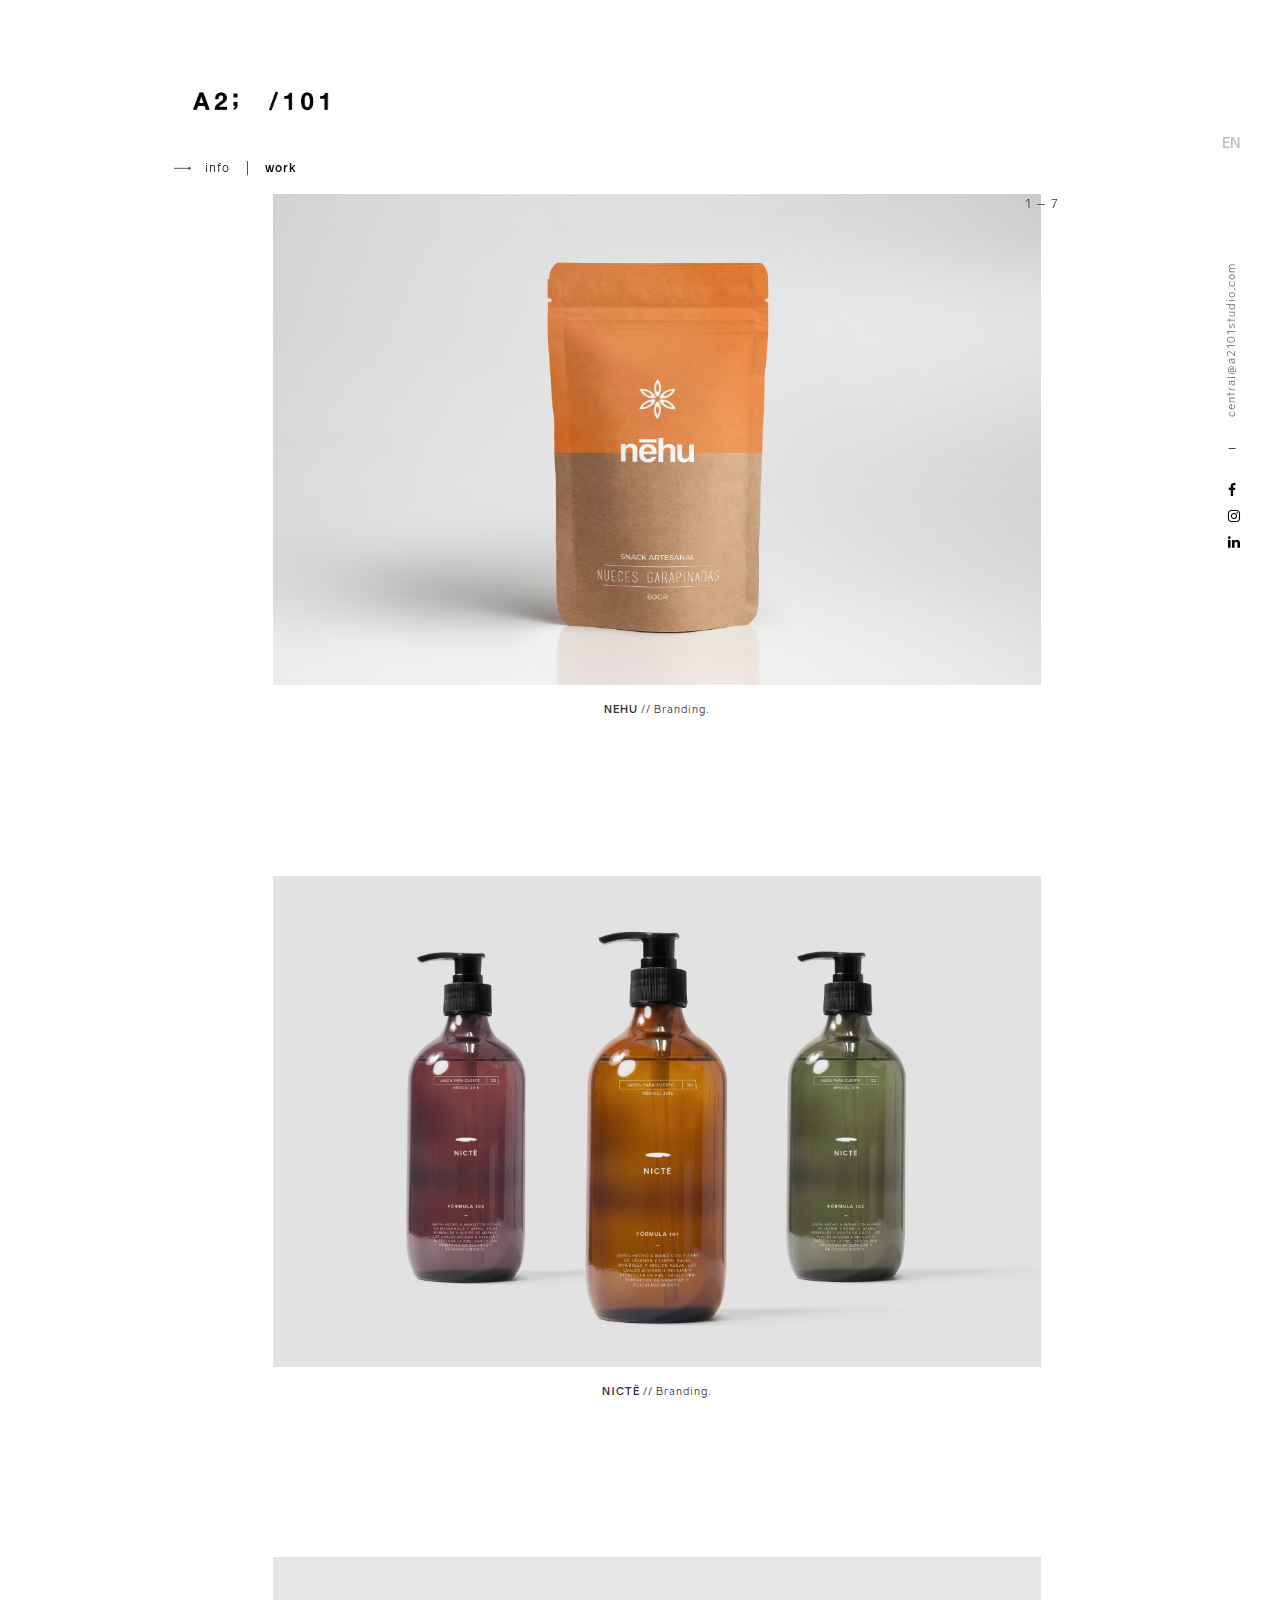
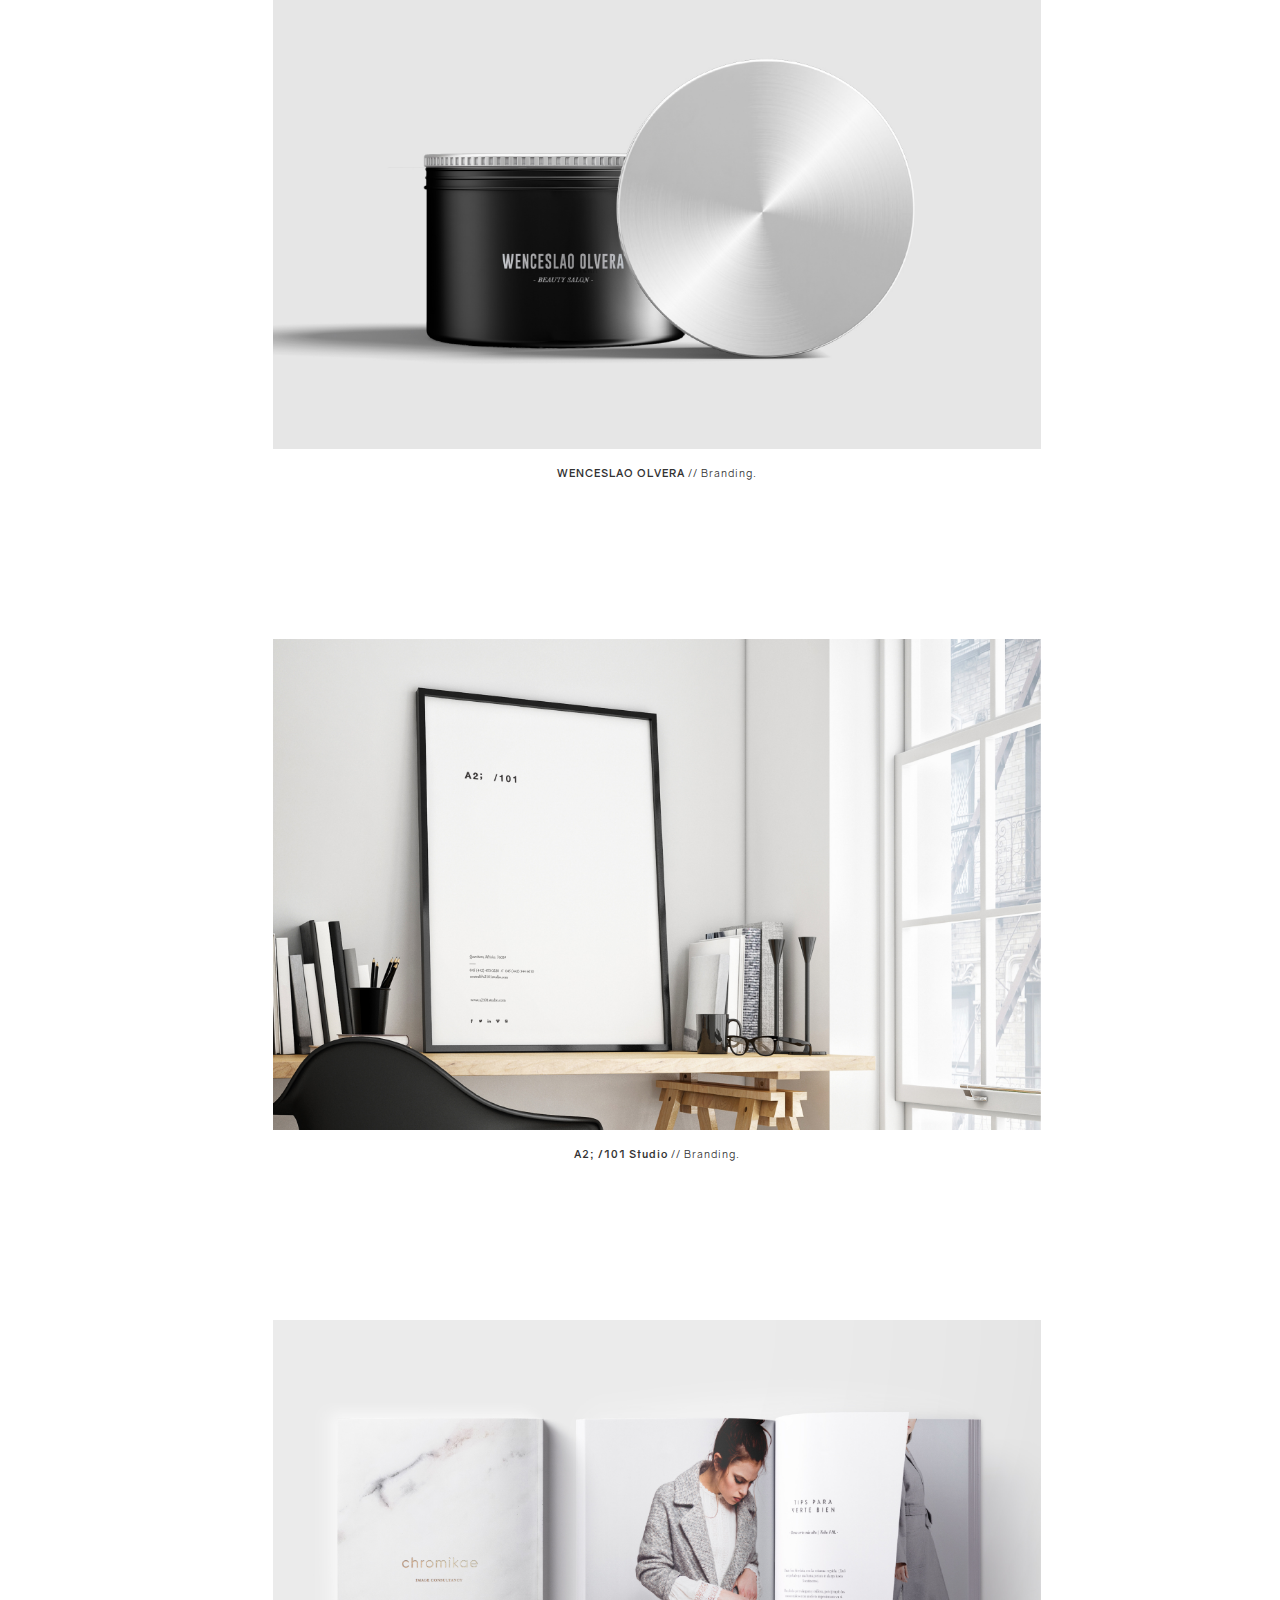
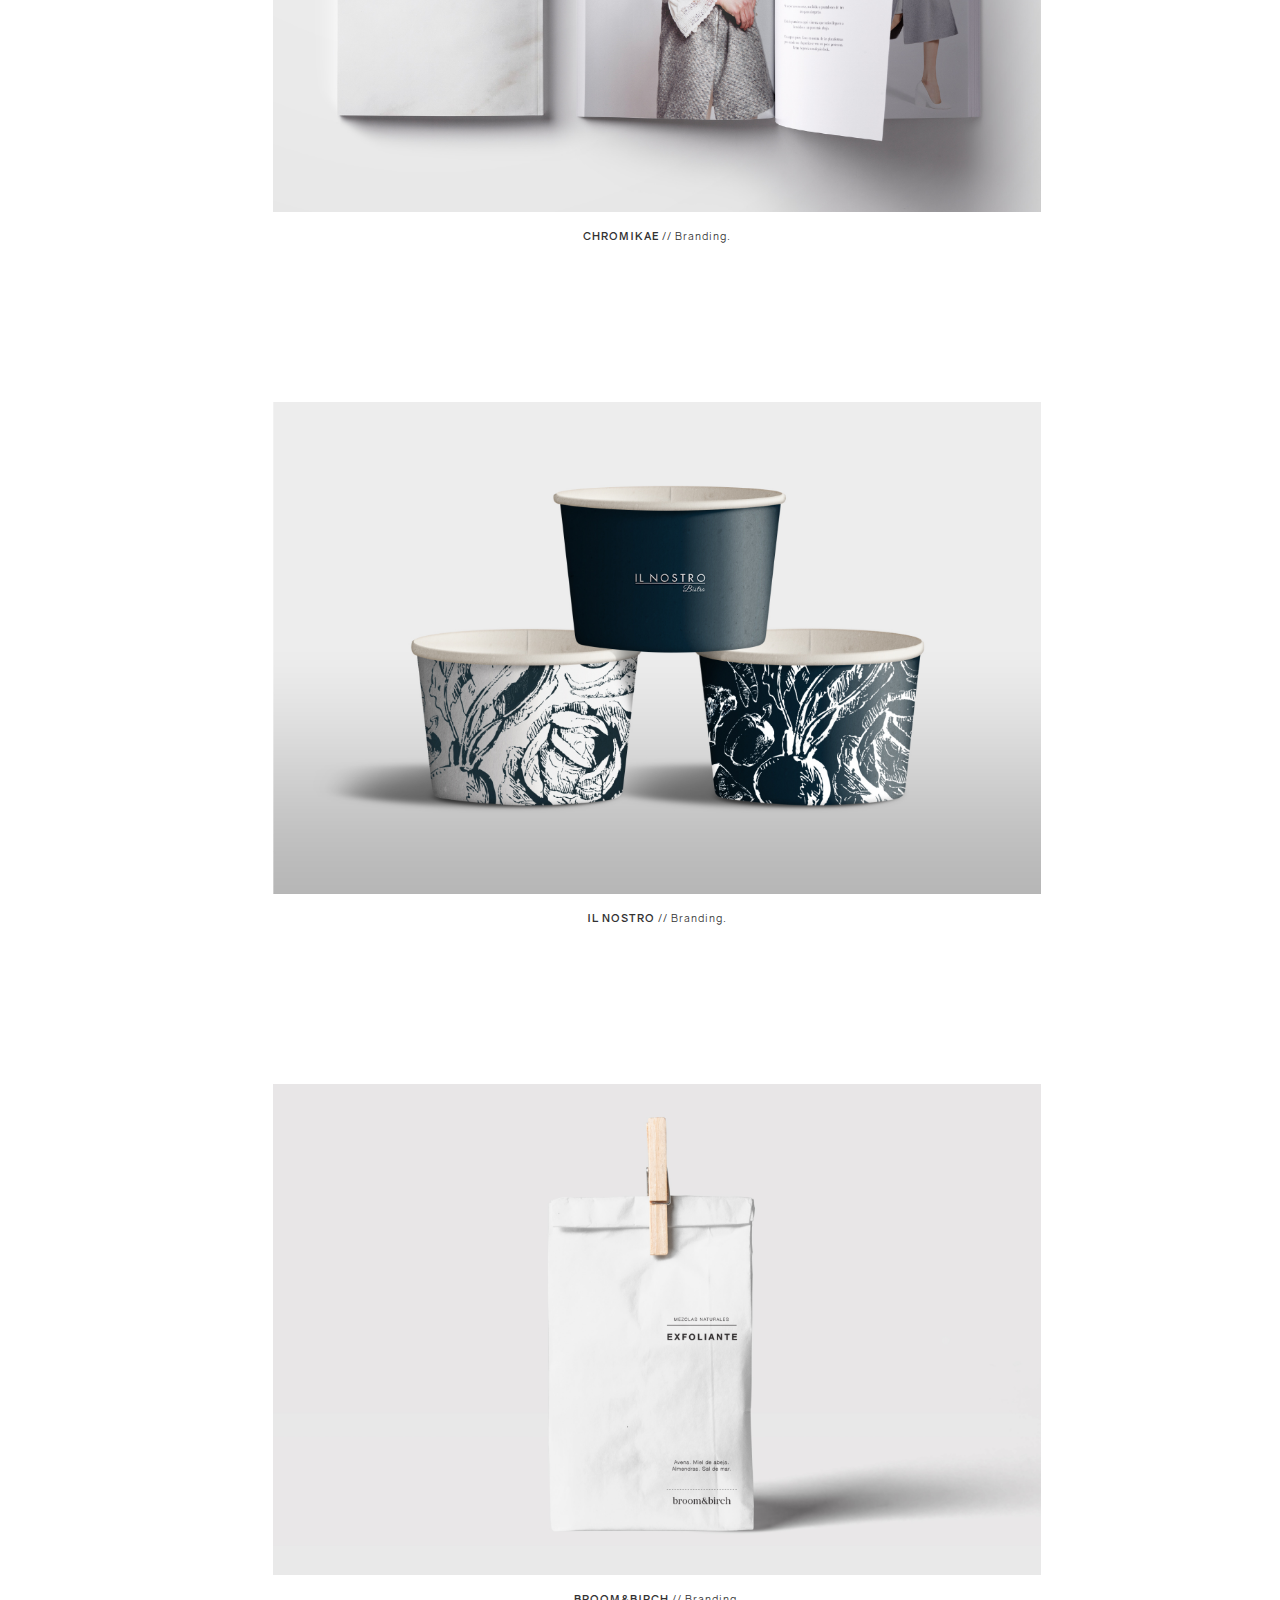
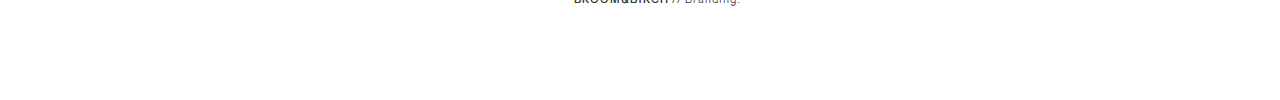
<file: work.html>
<!DOCTYPE html>
<html lang="en">
	<head>
		<meta charset="utf-8">
		<meta http-equiv="X-UA-Compatible" content="IE=edge">
		<meta name="viewport" content="width=device-width, initial-scale=1">
		<meta name="description" content="Web page for a2101 studio">
		<meta name="author" content="">
		<link rel="shortcut icon" href="favicon.ico" type="image/x-icon">
		<link rel="icon" href="favicon.ico" type="image/x-icon">

		<title>A2; /101 Studio</title>

		<link href="https://maxcdn.bootstrapcdn.com/bootstrap/3.3.7/css/bootstrap.min.css" rel="stylesheet" integrity="sha384-BVYiiSIFeK1dGmJRAkycuHAHRg32OmUcww7on3RYdg4Va+PmSTsz/K68vbdEjh4u" crossorigin="anonymous">

		<link href="https://maxcdn.bootstrapcdn.com/font-awesome/4.7.0/css/font-awesome.min.css" rel="stylesheet" integrity="sha384-wvfXpqpZZVQGK6TAh5PVlGOfQNHSoD2xbE+QkPxCAFlNEevoEH3Sl0sibVcOQVnN" crossorigin="anonymous">

		<link rel="stylesheet" type="text/css" href="./css/style.css">

	<body>
		<!-- Fixed navbar -->
	    <nav class="navbar navbar-default navbar-fixed-top only-mobile">
	      <div class="container">
	        
	        <div class="row">
	        	<div class="col-xs-6 ipad-nav">
	        		<div class= "logo-img"><img class="img-responsive" src="./img/logo.png"></div>
	        	</div>
	        	<div class="col-xs-6 mobile-menu">
	        		<img src="./img/arrow.png" class="ico">
	        		<br>
	        		<a class="link-work" href="index.html">info</a>|<a class="link-work futura-bold" href="#">work</a>
	        	</div>
	        </div>
	        
	      </div>
	    </nav>
		<div class="container contain">
			<div class="row">
				<!--/span-->
				<div class="col-md-3 col-sm-3 col-xs-2 move-left hide-mobile">
					<div class="sidebar-nav-fixed pull-right affix sidebar col-md-3 col-sm-3 col-xs-3">
						<ul class="nav left">
								<div class= "logo-img"><img class="img-responsive" src="./img/logo.png"></div>
								<li><br><br></li>
								<div class="move-menu-left">
									<img src="./img/arrow.png" class="ico"><a class="link-work" href="index.html">info</a>|<a class="link-work futura-bold" href="#">work</a>
								</div>
								<li><br><br></li>
								<li><br><br></li>
								<li></li>
								<li><br><br></li>
								<li><br><br></li>
						</ul>
					</div>
					<!--/sidebar-nav-fixed -->
				</div>
					<div class="col-md-8 col-sm-8 col-xs-9 main-div center-work">
						
						<div class="row first-work">

							<a href="nehu.html"><img src="./img/work/1_nehu.jpg" class="img-responsive center-block"></a>
							<br>
							<p class="text-center"><b class="futura-bold">NEHU</b> // Branding.</p>
							<p class="description" style="display: none;">1 — 7</p>
						</div>


						<div class="row first-work">

							<a href="nicte.html"><img src="./img/work/2_nicte.jpg" class="img-responsive center-block"></a>
							<br>
							<p class="text-center"><b class="futura-bold">NICTË</b> // Branding.</p>
							<p class="description" style="display: none;">2 — 7</p>
						</div>


						<div class="row first-work">

							<a href="wenceslao_olvera.html"><img src="./img/work/3_wencelsao.jpg" class="img-responsive center-block"></a>
							<br>
							<p class="text-center"><b class="futura-bold">WENCESLAO OLVERA</b> // Branding.</p>
							<p class="description" style="display: none;">3 — 7</p>
						</div>

						<div class="row first-work">

							<a href="a2101.html"><img src="./img/work/4_a2.jpg" class="img-responsive center-block"></a>
							<br>
							<p class="text-center"><b class="futura-bold">A2; /101 Studio</b> // Branding.</p>
							<p class="description" style="display: none;">4 — 7</p>
						</div>

						<div class="row first-work">

							<a href="chromikae.html"><img src="./img/work/5_chromika.jpg" class="img-responsive center-block"></a>
							<br>
							<p class="text-center"><b class="futura-bold">CHROMIKAE</b> // Branding.</p>
							<p class="description" style="display: none;">5 — 7</p>
						</div>


						<div class="row first-work">

							<a href="il_nostro.html"><img src="./img/work/6_ilnostro.jpg" class="img-responsive center-block"></a>
							<br>
							<p class="text-center"><b class="futura-bold">IL NOSTRO</b> // Branding.</p>
							<p class="description" style="display: none;">6 — 7</p>
						</div>


						<div class="row first-work">

							<a href="broom_and_birch.html"><img src="./img/work/7_broom.jpg" class="img-responsive center-block"></a>
							<br>
							<p class="text-center"><b class="futura-bold">BROOM&BIRCH</b> // Branding.</p>
							<p class="description" style="display: none;">7 — 7</p>
						</div>

						<div id='date' class="hide-mobile"></div>
						 
					</div>

					<!--/span-->
					<div class="col-md-1 col-sm-1 col-xs-2">
						<div class="sidebar-nav-fixed pull-right affix sidebar sidebar-right work-ipad">
							<div class="well">
								<ul class="nav ">
									<br><br>
									<li class="line-breaks-sidebar"><br><br></li>
									<li class="language-link futura-bold change_language" ><button onclick="changeLanguage()">ES</button>
									</li>
									<li><br><br></li>
									<li><br><br><br></li>
									<div class="social-icons">
										<div class="only-mobile">
											<br><br><br><br><br><br>
										</div>
										<li class="rotate mailto hide-mobile"><a href="mailto:central@a2101studio.com?Subject=Hello" target="_top">central@a2101studio.com</a></li>

										<li class="separator hide-mobile"><br><br>_<br></li>
										<li><br><br></li>
										<p class="social-icon only-mobile"><a target="_blank" href="tel:+5214424530228"><i class="fa fa-phone" aria-hidden="true"></i></a></p>
										<p class="social-icon only-mobile"><a href="mailto:central@a2101studio.com?Subject=Hello" target="_top"><i class="fa fa-envelope" aria-hidden="true"></i></a></p>
										<p class="social-icon"><a target="_blank" href="https://www.facebook.com/A2101Studio/"><i class="fa fa-facebook" aria-hidden="true"></i></a></p>
										<p class="social-icon"><a target="_blank" href="https://www.instagram.com/a2.101.studio/"><i class="fa fa-instagram" aria-hidden="true"></i></a></p>
										<p class="social-icon hide-mobile"><a target="_blank" href="https://www.linkedin.com/company/16193932/"><i class="fa fa-linkedin" aria-hidden="true"></i></a></p>
									</div>
									<li><br><br></li>
									<li><br><br></li>
									<li><br><br></li>
								</ul>
							</div>
							<!--/.well -->
						</div>
						<!--/sidebar-nav-fixed -->
					</div>
					<!--/span-->
			</div>
			<!--/row-->
		</div>
		<!--/.fluid-container-->

		<script src="https://code.jquery.com/jquery-3.3.1.min.js" integrity="sha256-FgpCb/KJQlLNfOu91ta32o/NMZxltwRo8QtmkMRdAu8=" crossorigin="anonymous"></script>
		<script src="https://maxcdn.bootstrapcdn.com/bootstrap/3.3.7/js/bootstrap.min.js" integrity="sha384-Tc5IQib027qvyjSMfHjOMaLkfuWVxZxUPnCJA7l2mCWNIpG9mGCD8wGNIcPD7Txa" crossorigin="anonymous"></script>

		<script type="text/javascript" src="./js/script.js"></script>


	</body>
</html>
</file>
<file: css/style.css>
@font-face {
    font-family: FuturaLight;
    src: url(../font/FuturaStd-Light.otf);
}

@font-face {
    font-family: FuturaBold;
    src: url(../font/FuturaStd-Bold.otf);
}

@font-face {
    font-family: CaslonPro;
    src: url(../font/Adobe-Caslon-Pro.ttf);
}

@font-face {
    font-family: CaslonProItalic;
    src: url(../font/Adobe-Caslon-Pro-Italic.ttf);
}

@font-face{
	font-family: SF-Heavy;
	src: url(../font/SF-Pro-Text-Heavy.otf);
}

@font-face{
	font-family: SF-Light;
	src: url(../font/SF-Pro-Text-Light.otf);
}

@font-face{
	font-family: Gravity-Bold;
	src: url(../font/Gravity-Bold.otf);
}

@font-face{
	font-family: Gravity-Book;
	src: url(../font/Gravity-Book.otf);
}


body{
	font-family: 'Gravity-Book','SF-Light','FuturaLight' ,'Raleway', sans-serif;
	line-height: 12pt;
	letter-spacing: 1px;
}

.line-no-space{
	letter-spacing: -1px;
}

.crimison-font{
	font-family: 'CaslonPro', 'Crimson Text', serif;
	font-size: 12px !important;
}

.futura-bold{
	font-family: 'Gravity-Bold','SF-Heavy','FuturaBold','Futura';
	font-weight: 900;
}

.wrapper {
   display: flex;
}

.jumbotron{
	background-color: transparent;
}

.sidebar {
	margin-top: 50px; 
}

.left{
	padding-left: 40%;
}

.contain{
	width: 100%
}

.go-right{
	margin-left: 10%;
}

.social-icon a, .separator{
	color:black;
	padding-left: 13%;
}

.social-icon a:hover{
	color:DimGray;
	padding-left: 15%;
}

.link-work{
	color:black;
	padding-left: 8%;
	padding-right: 8%;
	font-size: 12px;
}

.link-work:hover{
	color:DimGray;
}

.language-link button, .language-link button:focus{
	font-weight: bold;
	color: silver;
	background-color: transparent !important;
	border: none;
	margin-left: 5%;
	outline: 0;
}

.language-link button:hover{
	background-color: transparent !important;
	color: black;
}

.well{
	background-color: transparent;
	border-color: transparent;
	box-shadow: none;
	-webkit-box-shadow: none;
}

.rotate{
	font-size: 11px;
	margin-right: 70%;
    margin-top: 100%;

    -webkit-transform: rotate(-90deg); 
    -moz-transform: rotate(-90deg); 
    filter: progid:DXImageTransform.Microsoft.BasicImage(rotation=3); //For IE support
}

.upup{
	margin-top: -5%;
}

.mailto a{
	color: DimGray;
}

.mailto a:hover{
	background-color: transparent !important;
	color: black;
}

.logo-img{
	max-width: 100%;
	padding-top:19%;
	padding-bottom: 5%;
}

.logo-img img {
    max-width: 90%;
    max-height: auto;
    /*padding-left: 10%;*/
}

.bold{
	font-weight: bold;
}

.first{
	margin-top: 34%;
	margin-left: 42%;
    margin-right: 15%;
}

.first p, .second p{
	font-size: 10.7px;
	font-weight: lighter;
}

.second{
	margin-left: 42%;
	margin-top:10%;
	margin-right: 15%;
}

.elegant{
	font-family: 'CaslonProItalic','Crimson Text', serif;
	font-style: italic;
	font-size: 12px !important;
}

.process, .about-us{
	margin-bottom: 35px !important;
}

.about-us-p2, .process-p, .eclectisism-p, .presence-p{
	margin-bottom: 25px !important;
}

.section{
	height: 100vh;
}

.small-spacing{
	padding-bottom: 7%;
}

.small-spacing p{
	margin-bottom: 0px;
	margin-top: 0px;
}

.padding-top-second{
	padding-top: 10%;
	margin-bottom: 0px !important;
}

.map{
    margin-left:  32%;
    margin-right: -5%;
}

.first-work{
	padding-top: 8%;
	padding-bottom: 10%;
	font-size: 10.7px;
	z-index: -9999;
}

.center-work{
	left: -7%;
	/*z-index: -1;*/
	padding-top: 10%;
}

.move-left{
	z-index: 2;
}

.center-work img{
	max-width: 90%;
}

.ico{
	max-width: 17px;
	max-height: 10px;
}

.move-left{
	padding-left: 4%;
}

.move-menu-left{
	margin-left: -5%;
}

.services{
	margin-bottom: 10% !important;
}

.work-text{
	margin-left: 47%;
    margin-right: 10%;
    text-align: justify;
    text-justify: inter-word;
}

.nehu-c, .nicte-c, .wens-c, .a2-c, .chromikae-c, .nostro-c, .broom-c{
	margin-bottom: 12%;
	padding-top: 5%;
	text-align:left;
}

#date {
	position: fixed;
    top: 196px;
    right: 193px;
    height: 90px;
    width: 62px;
    font-size: 12px;
}

.we-are{
	font-size: 12px !important;
}

.contact-info{
	padding-top: 17px;
}

/*xs screens*/

@media (min-width:769px) {

    .only-mobile{
    	display: none;
    }

}


/*Mobile site*/

@media (max-width:768px) {
	.sidebar{
		margin-left: 1.5%;
		margin-top: -40px;
	}

	.contain{
		padding-top: 110px;
	}

	.language-link{
		font-size: 9px;
	}

	.navbar-default {
	    background-color: rgba(255,255,255, 1);
	    border-color: white;
	    border-bottom-color: #e7e7e7;
	    padding-bottom: 5%;
	    clear: both;
	    max-height: 110px;
	}

	.logo-img{
		margin-left: 9%;
		margin-top: 45px;
		padding-top: 0%;
		margin-bottom: 10px;
	}

	.logo-img img{
		width: 60%;
		max-width: 100px;

	}

	.ico{
		margin-left: 5%;
	}

	.fa-envelope{
		font: normal normal normal 12px/1 FontAwesome;
	}

	.social-fb{
		padding-left: 1px;
	}

	.mobile-menu{
		margin-top: 28px;
		padding-left: 17.2%;
	}

	.main-div{
		margin-left:8.33333333%;
		padding-left: 11%;
		padding-right: 12px;
		line-height: 1.3;
	}

	.crimison-font{
		font-size: 9px !important;
	}

	.first, .second {
	    margin-top: 0%;
	    margin-left: 0%;
	    margin-right: 0%;
	    margin-bottom: 15%;
	}

	.first p, .second p{
		font-size: 7.7px !important;
	}

	.elegant{
		font-size: 8px !important;
	}

	.first-work{
		font-size: 7.7px;
	}

	.hide-mobile{
		display: none;
	}

	.move-left{
		padding-left: 0%;
	}
    .social-icons{
    	margin-left: 25%;
    	margin-top: 200%;
    }

    .social-icon{
    	padding-bottom: 5px;
    }

	.fa-long-arrow-right{
		display: none;
	}

	.sidebar-right .well{
		padding-left: 0px;
	}

	.line-breaks-sidebar{
		display: none !important;
	}

	.link-work{
		font-size: 10px;
	}

	.center-work {
		left: 0%;
		padding-top: 20%;
	}

	/*Index sections*/

	.about-us, .process{
		margin-bottom: 15px !important;
	}


	.work-text{
		margin-left: 5%;
	    margin-right: 5%;

	}

	.move-left {
	    margin-left: -4%;
	}

	.go-back{
		margin-top: 25%;
	}

	.center-detail{
		margin-right: 4%;
	}

	.left-detail{
		padding-left: 30%;
	}

}

/* iPhone 5 Retina regardless of IOS version */
@media (device-height : 568px) and (device-width : 320px) and (-webkit-min-device-pixel-ratio: 2) {
	.social-icons{
		margin-top: -15px;
	}

	.go-back {
	    margin-top: -70%;
	}
}

/*iPhone 6/8/8*/
@media only screen and (min-device-width : 375px) and (max-device-width : 667px) and (orientation : portrait) and (-webkit-min-device-pixel-ratio : 2){ 
	.go-back {
	    margin-top: 95%;
	}

	.ipad-nav{
		margin-left: 10px;
	}

	.mobile-menu{
		margin-left: -10px;
	}

	.first-work {
    	margin-right: -10%;
	}
}

/*iPhone 6/8/8 Plus */
@media only screen and (min-device-width : 414px) and (max-device-width : 736px) and (orientation : portrait) and (-webkit-min-device-pixel-ratio : 3){ 
	.go-back {
	    margin-top: 325%;
	}

}

/* iPad Styles */
@media (min-width: 768px) and (max-width: 768px) {

	.main-div {
	    padding-left:0%;
    	margin-left: 18.333333%;
	}

	.main-ipad {
    	margin-left: 13.333333%;
    	margin-right: 5%;
	}

	.go-back {
	    margin-top: 325%;
	}

	.ipad-nav{
		margin-left: 5%;
		margin-right: -5%;
	}

	.sidebar {
    	margin-left: 8%;
	}

	.social-icons{
		margin-top: 380px;
	}

	.first{
		margin-top: 17%;
	}

	.jumbotron{
		padding-right: 0px !important;
	}

	.mobile-menu{
		left: 4.333333%;
	}

	.center-detail {
	    margin-right: -1%;
	}

	.work-ipad{
		margin-left: 7%;
	}

	.crimison-font{
		font-size: 11.5px !important;
	}

	.first p, .second p{
		font-size: 10.2px !important;
	}

	.elegant{
		font-size: 10.5px !important;
	}

	.first-work{
		font-size: 10.2px;
	}

	.language-link{
		font-size: 11.5px;
	}

}
</file>
